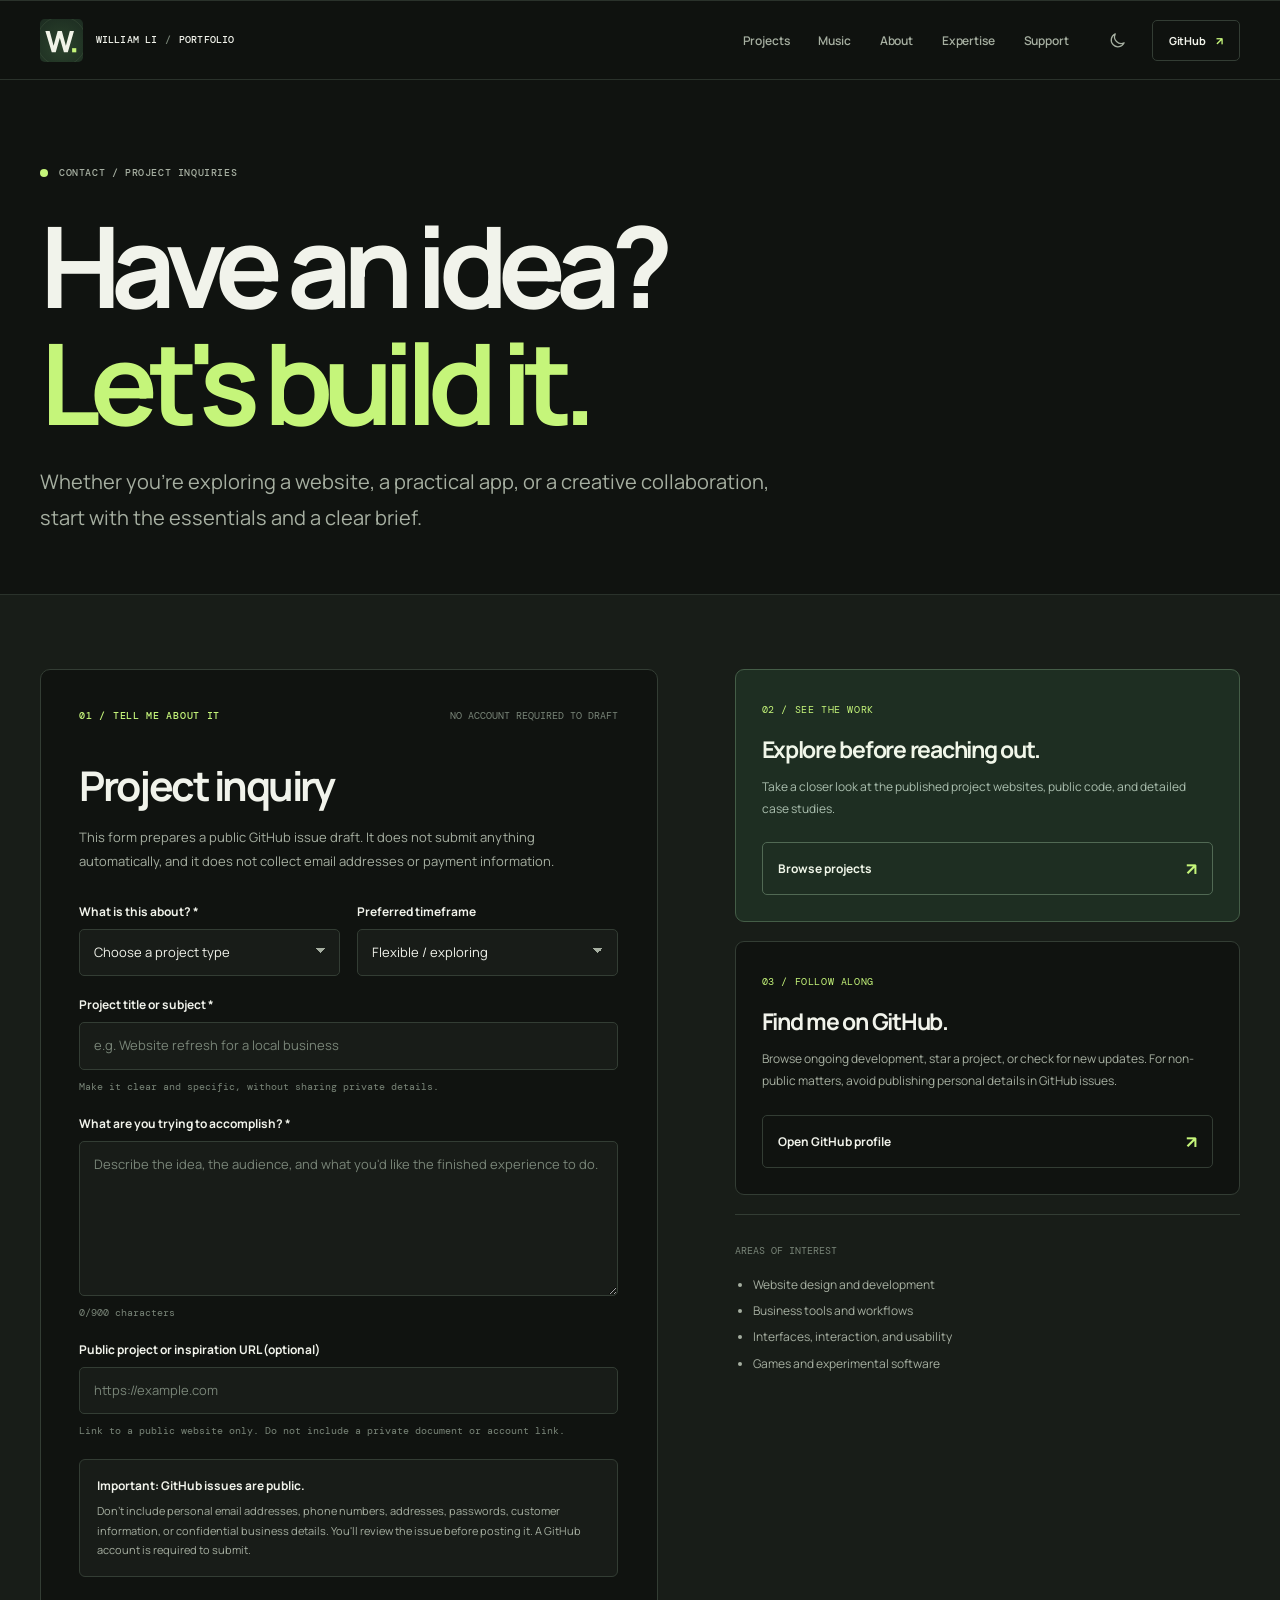
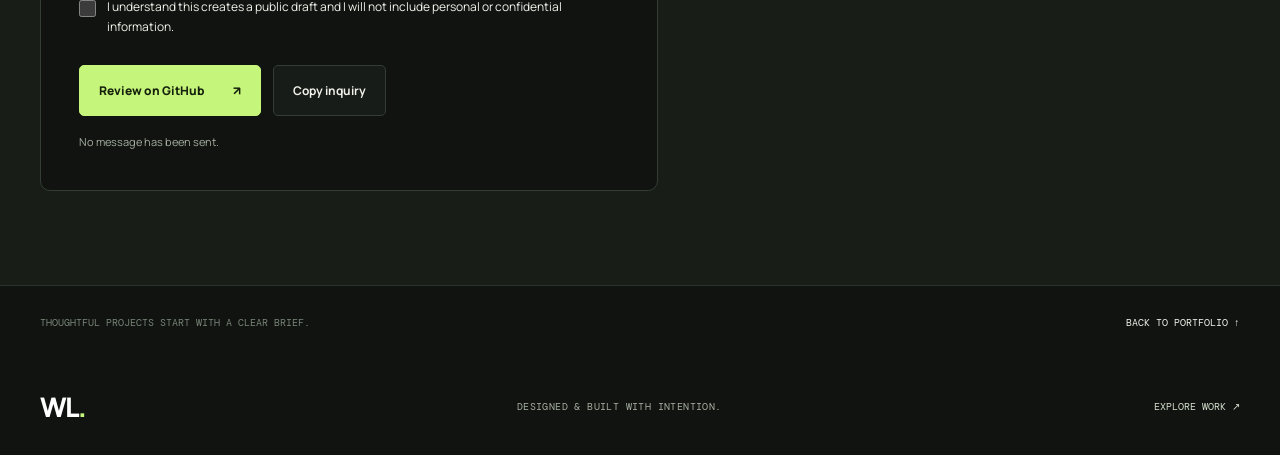
<file: contact.html>
<!doctype html>
<html lang="en">
<head>
  <meta charset="utf-8">
  <meta name="viewport" content="width=device-width,initial-scale=1">
  <meta name="color-scheme" content="dark light">
  <meta name="theme-color" content="#101310">
  <meta name="description" content="Contact William Li about websites, digital products, creative collaboration, and project feedback.">
  <meta property="og:title" content="Contact — William Li">
  <meta property="og:description" content="Discuss a website, application, or creative project with William Li.">
  <title>Contact & Project Inquiries | William Li</title>
  <link rel="icon" type="image/svg+xml" href="./brand-mark-v4.svg">
  <link rel="stylesheet" href="./styles.css">
  <link rel="stylesheet" href="./polish.css">
  <link rel="stylesheet" href="./contact.css">
  <script src="./script.js" defer></script>
  <script src="./contact.js" defer></script>
</head>
<body>
  <a class="skip-link" href="#main">Skip to content</a>
  <header class="site-header">
    <nav class="nav wrap" aria-label="Main navigation">
      <a class="brand" href="./index.html" aria-label="William Li, home">
        <span class="brand-mark" aria-hidden="true"><img src="./brand-mark-v4.svg" alt="" width="43" height="43"></span>
        <span class="brand-name">WILLIAM LI<span class="brand-divider">/</span>PORTFOLIO</span>
      </a>
      <div class="nav-links" id="nav-links">
        <a href="./index.html#work">Projects</a><a href="./music.html">Music</a><a href="./index.html#about">About</a><a href="./index.html#expertise">Expertise</a><a href="./index.html#support">Support</a>
      </div>
      <div class="nav-actions">
        <button type="button" class="theme-toggle" id="theme-toggle" aria-label="Switch to light mode" title="Toggle appearance">
          <svg class="moon-icon" viewBox="0 0 24 24" aria-hidden="true"><path d="M20.2 15.7A8.9 8.9 0 0 1 8.3 3.8 9 9 0 1 0 20.2 15.7Z"/></svg>
          <svg class="sun-icon" viewBox="0 0 24 24" aria-hidden="true"><circle cx="12" cy="12" r="4"/><path d="M12 2v2m0 16v2M4.93 4.93l1.42 1.42m11.3 11.3 1.42 1.42M2 12h2m16 0h2M4.93 19.07l1.42-1.42m11.3-11.3 1.42-1.42"/></svg>
        </button>
        <a class="nav-cta" href="https://github.com/Willn0tBill" target="_blank" rel="noopener noreferrer">GitHub <span aria-hidden="true">↗</span></a>
        <button class="menu-toggle" type="button" id="menu-toggle" aria-label="Open menu" aria-controls="nav-links" aria-expanded="false"><span></span><span></span></button>
      </div>
    </nav>
  </header>
  <main id="main" class="contact-page-main">
    <section class="contact-hero wrap" aria-labelledby="contact-heading">
      <div class="contact-kicker"><i aria-hidden="true"></i> CONTACT / PROJECT INQUIRIES</div>
      <h1 id="contact-heading">Have an idea?<br><em>Let's build it.</em></h1>
      <p>Whether you're exploring a website, a practical app, or a creative collaboration, start with the essentials and a clear brief.</p>
    </section>
    <section class="inquiry-section" id="inquiry" aria-label="Project inquiry form">
      <div class="wrap inquiry-grid">
        <div class="inquiry-card">
          <div class="inquiry-top"><span>01 / TELL ME ABOUT IT</span><span>NO ACCOUNT REQUIRED TO DRAFT</span></div>
          <h2>Project inquiry</h2>
          <p>This form prepares a public GitHub issue draft. It does not submit anything automatically, and it does not collect email addresses or payment information.</p>
          <form id="inquiry-form">
            <div class="form-row">
              <div class="form-field">
                <label for="kind">What is this about? *</label>
                <select id="kind" name="kind" required>
                  <option value="">Choose a project type</option>
                  <option>Website or redesign</option>
                  <option>Application or business tool</option>
                  <option>Game or interactive experience</option>
                  <option>UI / UX collaboration</option>
                  <option>General feedback or other</option>
                </select>
              </div>
              <div class="form-field">
                <label for="timeline">Preferred timeframe</label>
                <select id="timeline" name="timeline">
                  <option>Flexible / exploring</option>
                  <option>Within the next month</option>
                  <option>Within one to three months</option>
                  <option>Later this year</option>
                </select>
              </div>
            </div>
            <div class="form-field">
              <label for="subject">Project title or subject *</label>
              <input id="subject" type="text" name="subject" minlength="5" maxlength="80" placeholder="e.g. Website refresh for a local business" autocomplete="off" required>
              <small>Make it clear and specific, without sharing private details.</small>
            </div>
            <div class="form-field">
              <label for="overview">What are you trying to accomplish? *</label>
              <textarea id="overview" name="overview" minlength="20" maxlength="900" placeholder="Describe the idea, the audience, and what you'd like the finished experience to do." required></textarea>
              <small><span id="overview-count">0</span>/900 characters</small>
            </div>
            <div class="form-field">
              <label for="reference">Public project or inspiration URL (optional)</label>
              <input id="reference" name="reference" type="url" inputmode="url" maxlength="220" placeholder="https://example.com">
              <small>Link to a public website only. Do not include a private document or account link.</small>
            </div>
            <div class="public-warning">
              <strong>Important: GitHub issues are public.</strong>
              <p>Don't include personal email addresses, phone numbers, addresses, passwords, customer information, or confidential business details. You'll review the issue before posting it. A GitHub account is required to submit.</p>
            </div>
            <label class="confirm-line"><input id="public-confirm" type="checkbox" required><span>I understand this creates a public draft and I will not include personal or confidential information.</span></label>
            <div class="inquiry-actions">
              <button type="submit" class="inquiry-submit">Review on GitHub <span aria-hidden="true">↗</span></button>
              <button type="button" class="inquiry-copy" id="copy-inquiry">Copy inquiry</button>
            </div>
            <div class="inquiry-feedback" id="inquiry-feedback" role="status" aria-live="polite">No message has been sent.</div>
          </form>
        </div>
        <aside class="contact-side" aria-label="Other ways to connect">
          <div class="contact-info-card is-accent">
            <span>02 / SEE THE WORK</span>
            <h3>Explore before reaching out.</h3>
            <p>Take a closer look at the published project websites, public code, and detailed case studies.</p>
            <a href="./index.html#work">Browse projects <span aria-hidden="true">↗</span></a>
          </div>
          <div class="contact-info-card">
            <span>03 / FOLLOW ALONG</span>
            <h3>Find me on GitHub.</h3>
            <p>Browse ongoing development, star a project, or check for new updates. For non-public matters, avoid publishing personal details in GitHub issues.</p>
            <a href="https://github.com/Willn0tBill" target="_blank" rel="noopener noreferrer">Open GitHub profile <span aria-hidden="true">↗</span></a>
          </div>
          <div class="contact-scope">
            <span>AREAS OF INTEREST</span>
            <ul><li>Website design and development</li><li>Business tools and workflows</li><li>Interfaces, interaction, and usability</li><li>Games and experimental software</li></ul>
          </div>
        </aside>
      </div>
    </section>
    <div class="wrap contact-bottom-bar"><span>THOUGHTFUL PROJECTS START WITH A CLEAR BRIEF.</span><a href="./index.html">BACK TO PORTFOLIO ↑</a></div>
  </main>
  <footer class="site-footer"><div class="wrap footer-inner"><a href="./index.html" class="footer-brand">WL<span>.</span></a><span>DESIGNED & BUILT WITH INTENTION.</span><a href="./index.html#work">EXPLORE WORK ↗</a></div></footer>
</body>
</html>
</file>
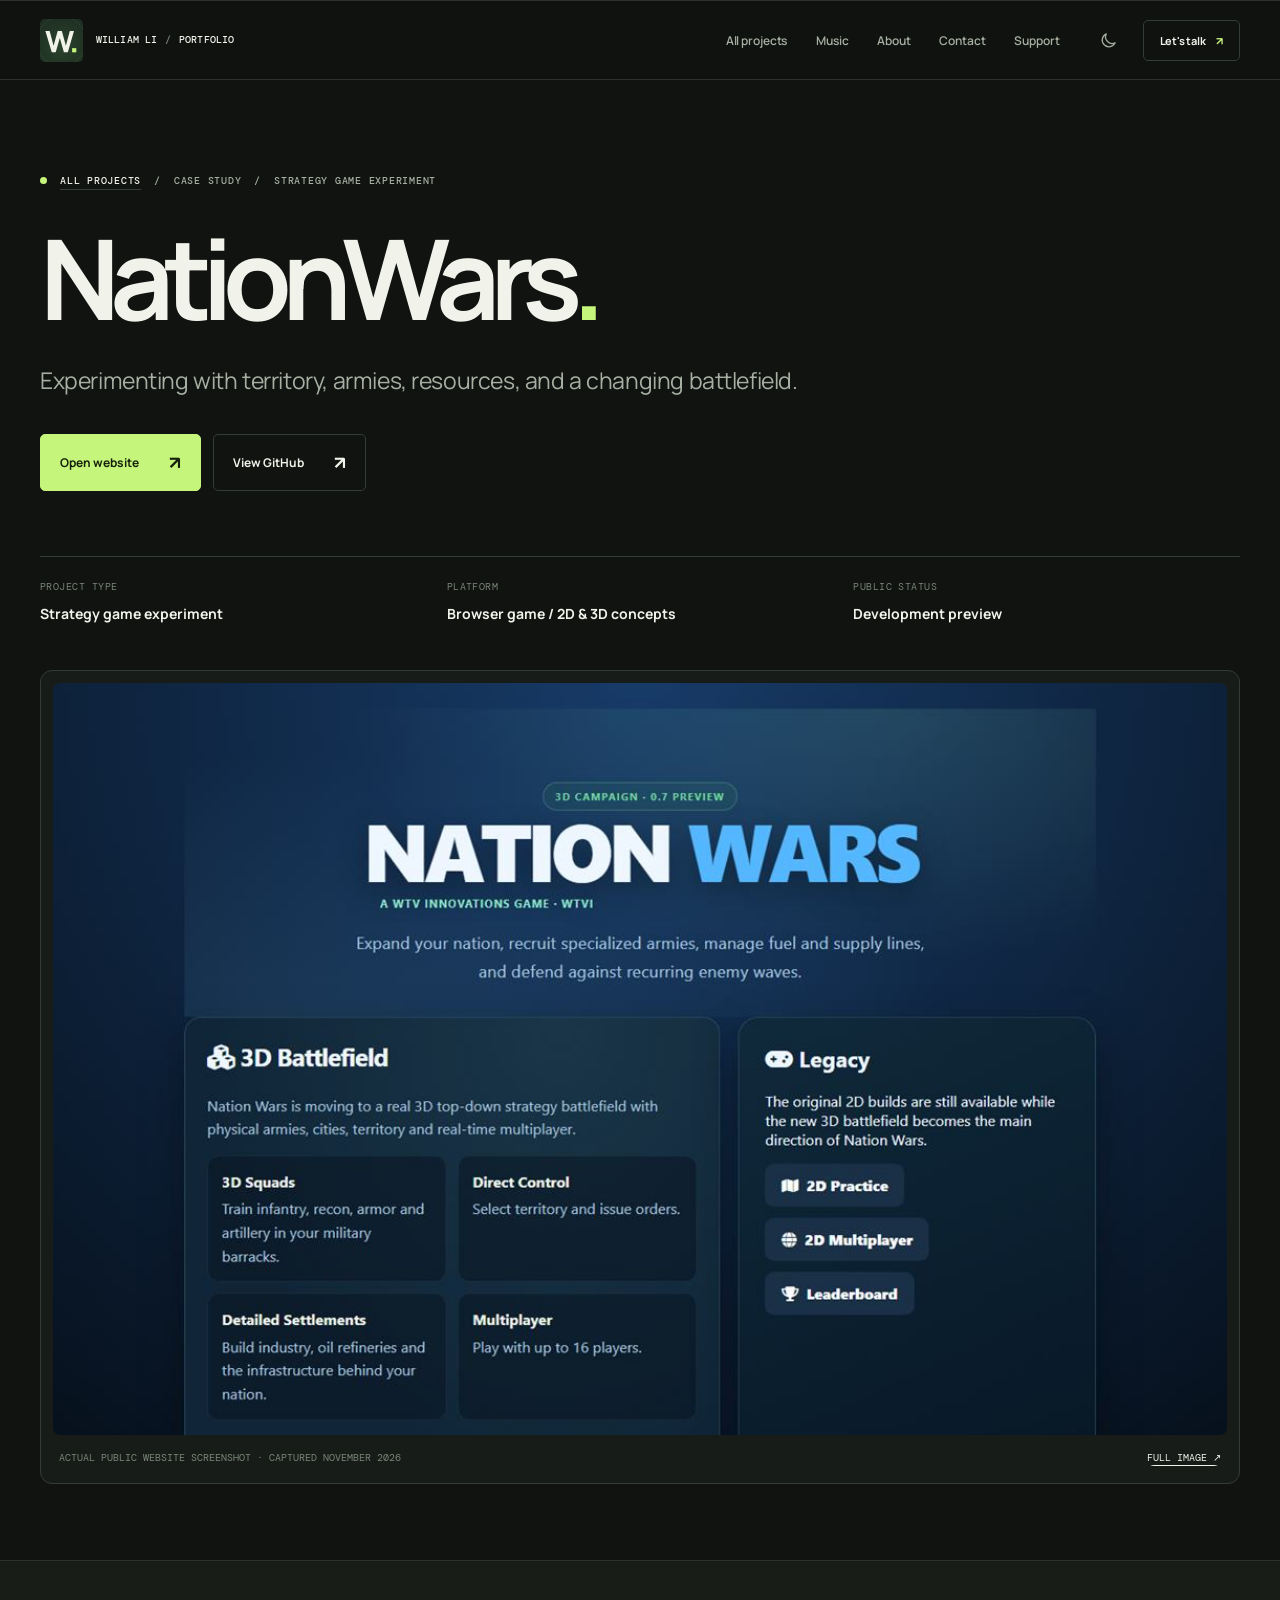
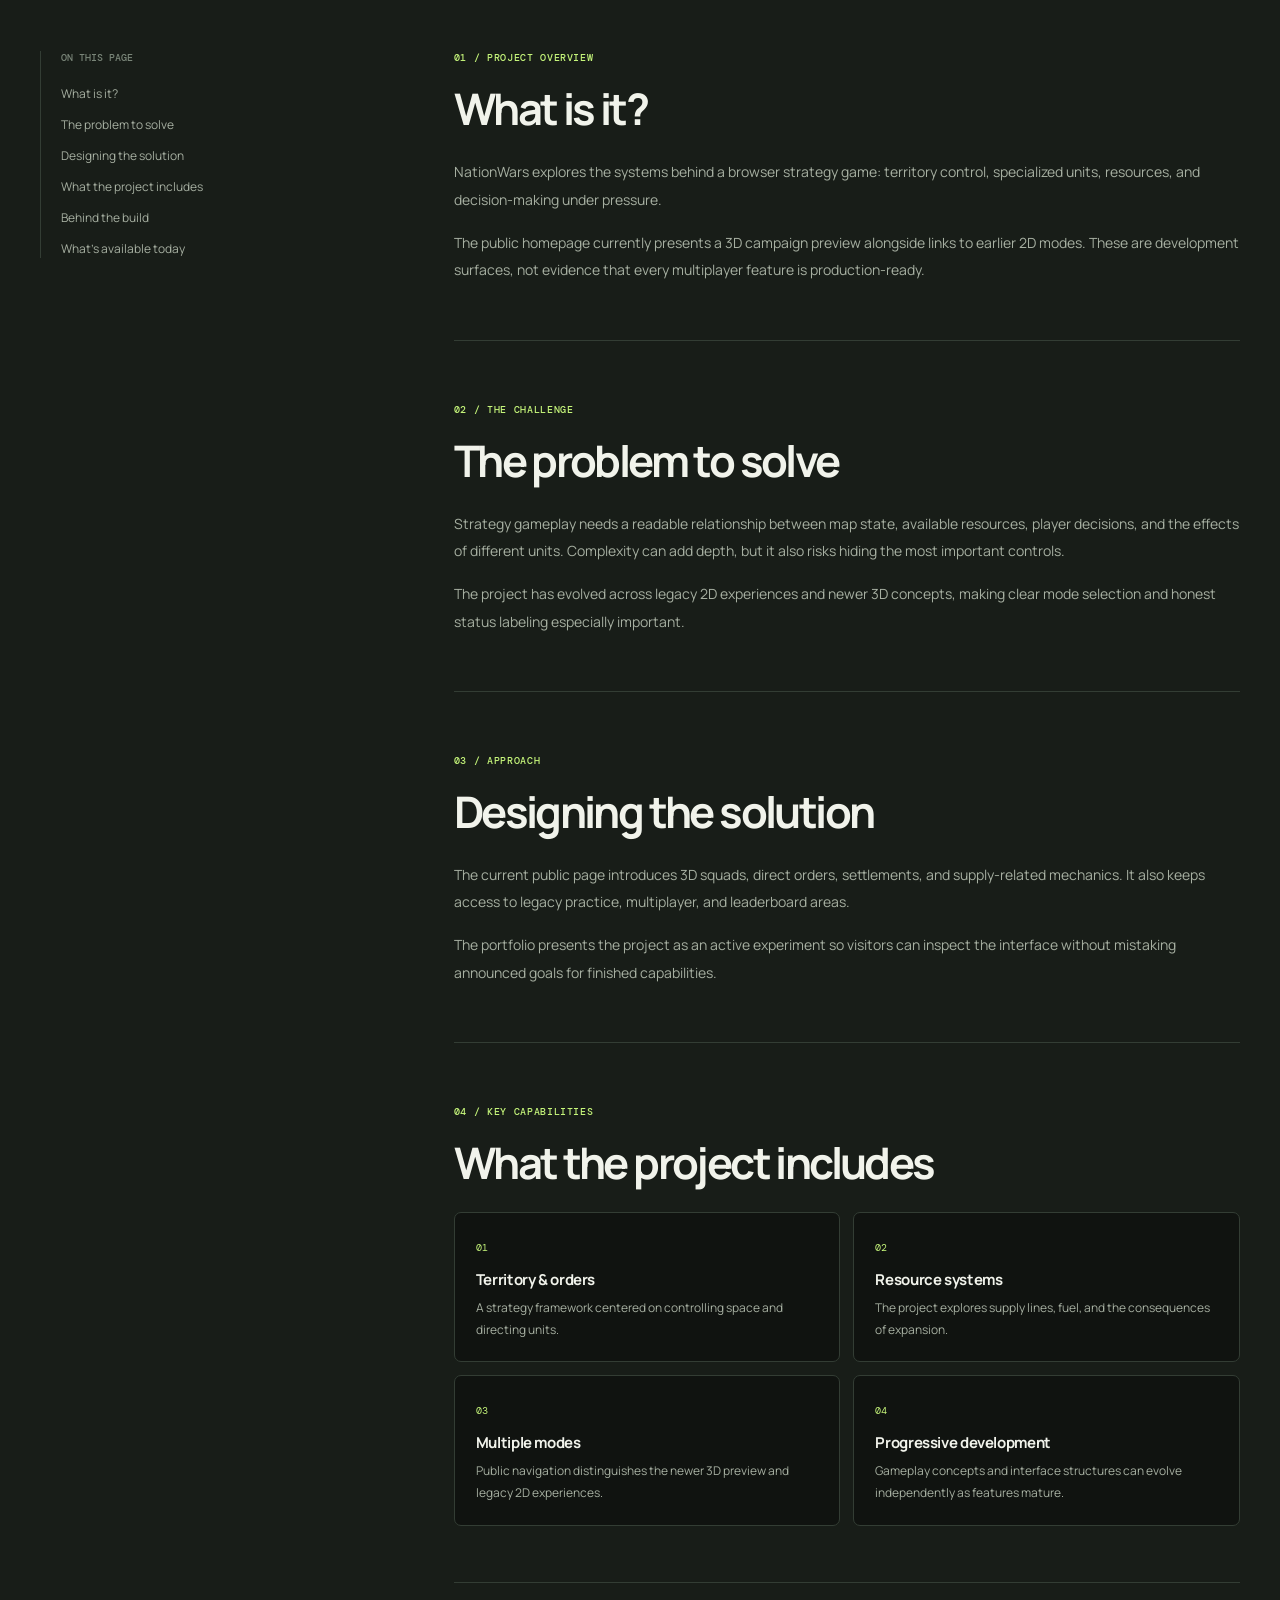
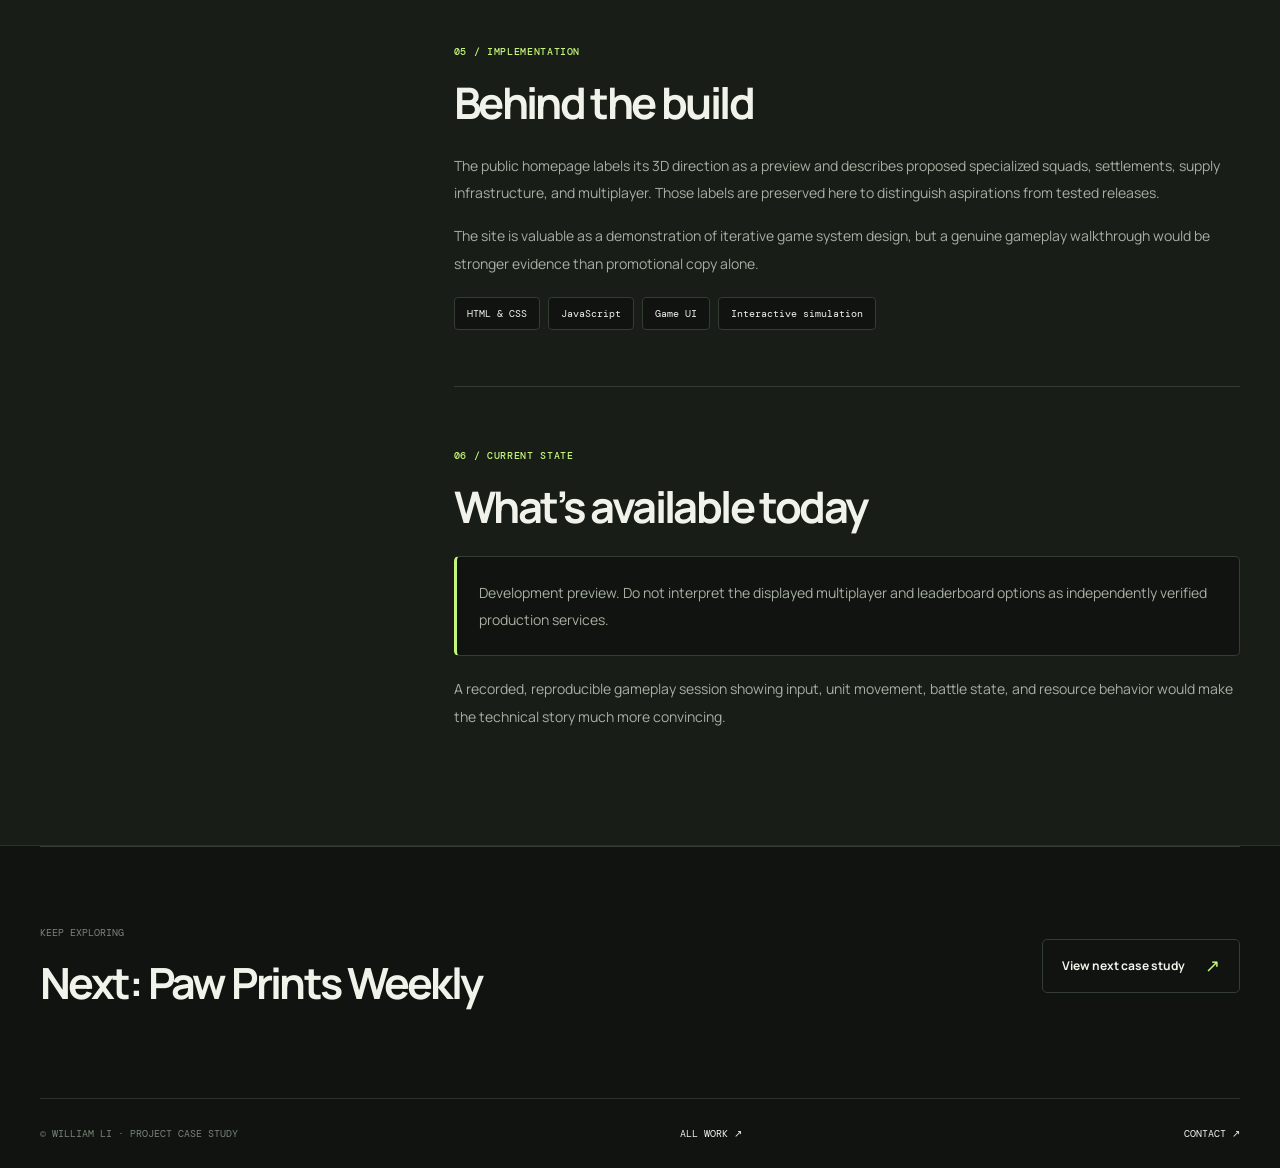
<file: case-studies/nationwars.html>
<!doctype html>
<html lang="en">
<head>
  <meta charset="utf-8">
  <meta name="viewport" content="width=device-width,initial-scale=1">
  <meta name="color-scheme" content="dark light">
  <meta name="theme-color" content="#101310">
  <meta name="description" content="Experimenting with territory, armies, resources, and a changing battlefield.">
  <meta property="og:type" content="article">
  <meta property="og:title" content="NationWars — Case study | William Li">
  <meta property="og:description" content="Experimenting with territory, armies, resources, and a changing battlefield.">
  <meta property="og:image" content="https://willn0tbill.github.io/WilliamLi/assets/screenshots/nationwars.jpg">
  <meta property="og:url" content="https://willn0tbill.github.io/WilliamLi/case-studies/nationwars.html">
  <title>NationWars — Case Study | William Li</title>
  <link rel="icon" type="image/svg+xml" href="../brand-mark-v4.svg">
  <link rel="stylesheet" href="../styles.css">
  <link rel="stylesheet" href="../polish.css">
  <link rel="stylesheet" href="./case.css">
  <script src="../script.js" defer></script>
</head>
<body>
  <a class="skip-link" href="#main">Skip to content</a>
  <header class="site-header">
    <nav class="nav wrap" aria-label="Main navigation">
      <a class="brand" href="../index.html" aria-label="William Li, home"><span class="brand-mark" aria-hidden="true"><img src="../brand-mark-v4.svg" alt="" width="43" height="43"></span><span class="brand-name">WILLIAM LI<span class="brand-divider">/</span>PORTFOLIO</span></a>
      <div class="nav-links" id="nav-links">
        <a href="../index.html#work">All projects</a><a href="../music.html">Music</a><a href="../index.html#about">About</a><a href="../contact.html">Contact</a><a href="../index.html#support">Support</a>
      </div>
      <div class="nav-actions">
        <button type="button" class="theme-toggle" id="theme-toggle" aria-label="Switch to light mode" title="Toggle appearance">
          <svg class="moon-icon" viewBox="0 0 24 24" aria-hidden="true"><path d="M20.2 15.7A8.9 8.9 0 0 1 8.3 3.8 9 9 0 1 0 20.2 15.7Z"/></svg>
          <svg class="sun-icon" viewBox="0 0 24 24" aria-hidden="true"><circle cx="12" cy="12" r="4"/><path d="M12 2v2m0 16v2M4.93 4.93l1.42 1.42m11.3 11.3 1.42 1.42M2 12h2m16 0h2m-17.07 7.07 1.42-1.42m11.3-11.3 1.42-1.42"/></svg>
        </button>
        <a class="nav-cta" href="../contact.html">Let's talk <span aria-hidden="true">↗</span></a>
        <button class="menu-toggle" type="button" id="menu-toggle" aria-label="Open menu" aria-controls="nav-links" aria-expanded="false"><span></span><span></span></button>
      </div>
    </nav>
  </header>
  <main id="main" class="case-main">
    <section class="case-hero wrap" aria-labelledby="case-heading">
      <div class="case-eyebrow"><span class="case-accent"></span><a href="../index.html#work">ALL PROJECTS</a><span aria-hidden="true">/</span><span>CASE STUDY</span><span aria-hidden="true">/</span><span>STRATEGY GAME EXPERIMENT</span></div>
      <h1 id="case-heading">NationWars<em>.</em></h1>
      <p class="case-lead">Experimenting with territory, armies, resources, and a changing battlefield.</p>
      <div class="case-links"><a href="https://willn0tbill.github.io/NationWars/" target="_blank" rel="noopener noreferrer">Open website <span aria-hidden="true">↗</span></a><a href="https://github.com/Willn0tBill/NationWars" target="_blank" rel="noopener noreferrer">View GitHub <span aria-hidden="true">↗</span></a></div>
      <div class="case-facts">
        <div class="case-fact"><span>PROJECT TYPE</span><strong>Strategy game experiment</strong></div>
        <div class="case-fact"><span>PLATFORM</span><strong>Browser game / 2D &amp; 3D concepts</strong></div>
        <div class="case-fact"><span>PUBLIC STATUS</span><strong>Development preview</strong></div>
      </div>
    </section>
    <section class="case-shot-section wrap" aria-label="Real website screenshot">
      <figure class="case-shot">
        <a href="../assets/screenshots/nationwars.jpg" target="_blank" rel="noopener noreferrer" aria-label="View full screenshot of NationWars"><img src="../assets/screenshots/nationwars.jpg" alt="Real browser capture of the public NationWars website" width="1120" height="718" decoding="async"></a>
        <figcaption><span>ACTUAL PUBLIC WEBSITE SCREENSHOT · CAPTURED NOVEMBER 2026</span><a href="../assets/screenshots/nationwars.jpg" target="_blank" rel="noopener noreferrer">FULL IMAGE ↗</a></figcaption>
      </figure>
    </section>
    <div class="case-detail">
      <div class="wrap case-detail-grid">
        <nav class="case-toc" aria-label="Case study sections">
          <span>ON THIS PAGE</span><a href="#overview">What is it?</a><a href="#challenge">The problem to solve</a><a href="#approach">Designing the solution</a><a href="#features">What the project includes</a><a href="#implementation">Behind the build</a><a href="#status">What’s available today</a>
        </nav>
        <article class="case-article"><section class="case-block" id="overview" aria-labelledby="overview-heading"><span class="case-label">01 / PROJECT OVERVIEW</span><h2 id="overview-heading">What is it?</h2><p>NationWars explores the systems behind a browser strategy game: territory control, specialized units, resources, and decision-making under pressure.</p>
<p>The public homepage currently presents a 3D campaign preview alongside links to earlier 2D modes. These are development surfaces, not evidence that every multiplayer feature is production-ready.</p></section>
<section class="case-block" id="challenge" aria-labelledby="challenge-heading"><span class="case-label">02 / THE CHALLENGE</span><h2 id="challenge-heading">The problem to solve</h2><p>Strategy gameplay needs a readable relationship between map state, available resources, player decisions, and the effects of different units. Complexity can add depth, but it also risks hiding the most important controls.</p>
<p>The project has evolved across legacy 2D experiences and newer 3D concepts, making clear mode selection and honest status labeling especially important.</p></section>
<section class="case-block" id="approach" aria-labelledby="approach-heading"><span class="case-label">03 / APPROACH</span><h2 id="approach-heading">Designing the solution</h2><p>The current public page introduces 3D squads, direct orders, settlements, and supply-related mechanics. It also keeps access to legacy practice, multiplayer, and leaderboard areas.</p>
<p>The portfolio presents the project as an active experiment so visitors can inspect the interface without mistaking announced goals for finished capabilities.</p></section>
<section class="case-block" id="features" aria-labelledby="features-heading"><span class="case-label">04 / KEY CAPABILITIES</span><h2 id="features-heading">What the project includes</h2><div class="case-feature-grid"><div class="case-feature"><span class="feature-number">01</span><h3>Territory &amp; orders</h3><p>A strategy framework centered on controlling space and directing units.</p></div>
<div class="case-feature"><span class="feature-number">02</span><h3>Resource systems</h3><p>The project explores supply lines, fuel, and the consequences of expansion.</p></div>
<div class="case-feature"><span class="feature-number">03</span><h3>Multiple modes</h3><p>Public navigation distinguishes the newer 3D preview and legacy 2D experiences.</p></div>
<div class="case-feature"><span class="feature-number">04</span><h3>Progressive development</h3><p>Gameplay concepts and interface structures can evolve independently as features mature.</p></div></div></section>
<section class="case-block" id="implementation" aria-labelledby="implementation-heading"><span class="case-label">05 / IMPLEMENTATION</span><h2 id="implementation-heading">Behind the build</h2><p>The public homepage labels its 3D direction as a preview and describes proposed specialized squads, settlements, supply infrastructure, and multiplayer. Those labels are preserved here to distinguish aspirations from tested releases.</p>
<p>The site is valuable as a demonstration of iterative game system design, but a genuine gameplay walkthrough would be stronger evidence than promotional copy alone.</p><div class="case-tech"><span>HTML &amp; CSS</span><span>JavaScript</span><span>Game UI</span><span>Interactive simulation</span></div></section>
<section class="case-block" id="status" aria-labelledby="status-heading"><span class="case-label">06 / CURRENT STATE</span><h2 id="status-heading">What’s available today</h2><div class="case-status-note"><p>Development preview. Do not interpret the displayed multiplayer and leaderboard options as independently verified production services.</p></div><p style="margin-top:19px">A recorded, reproducible gameplay session showing input, unit movement, battle state, and resource behavior would make the technical story much more convincing.</p></section></article>
      </div>
    </div>
    <div class="wrap case-next">
      <div><span>KEEP EXPLORING</span><h2>Next: Paw Prints Weekly</h2></div>
      <a href="./paw-prints-weekly.html">View next case study <span aria-hidden="true">↗</span></a>
    </div>
  </main>
  <footer class="site-footer"><div class="wrap case-footer"><span>© WILLIAM LI · PROJECT CASE STUDY</span><a href="../index.html#work">ALL WORK ↗</a><a href="../contact.html">CONTACT ↗</a></div></footer>
</body></html>
</file>
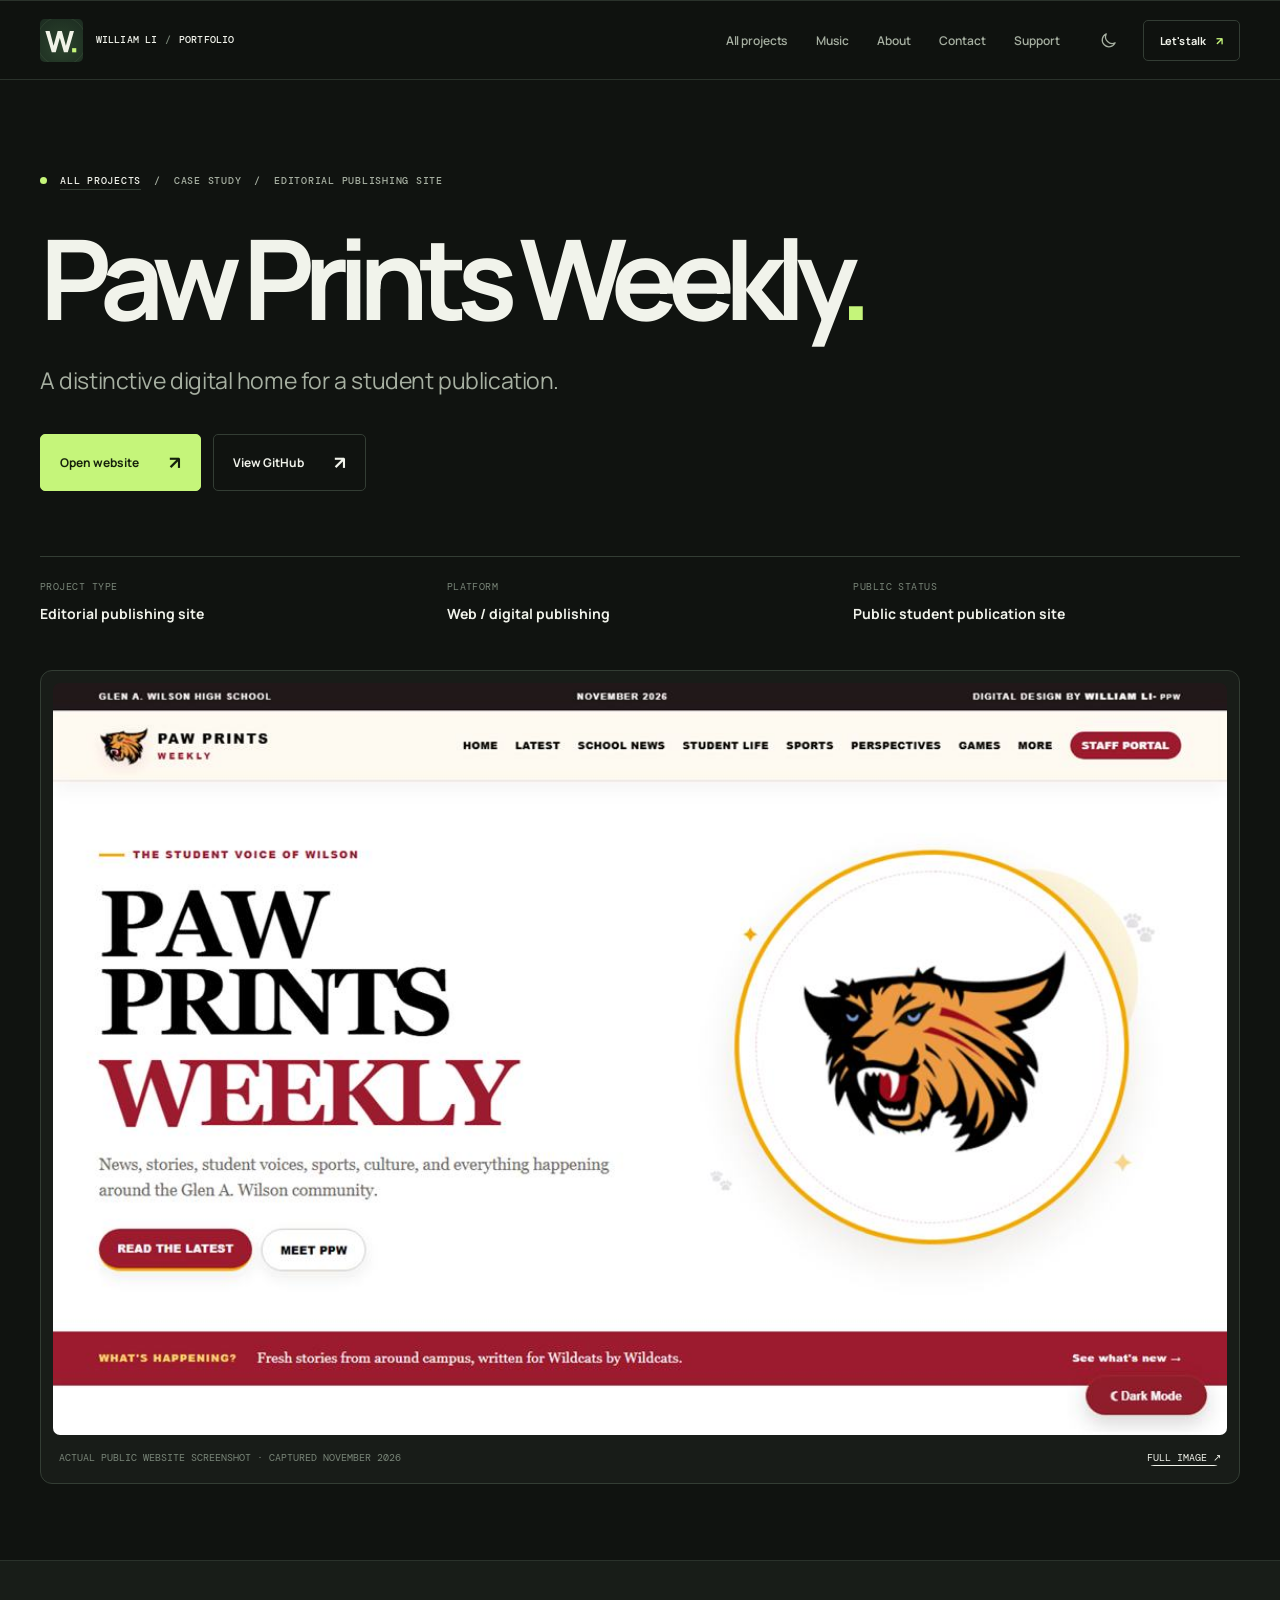
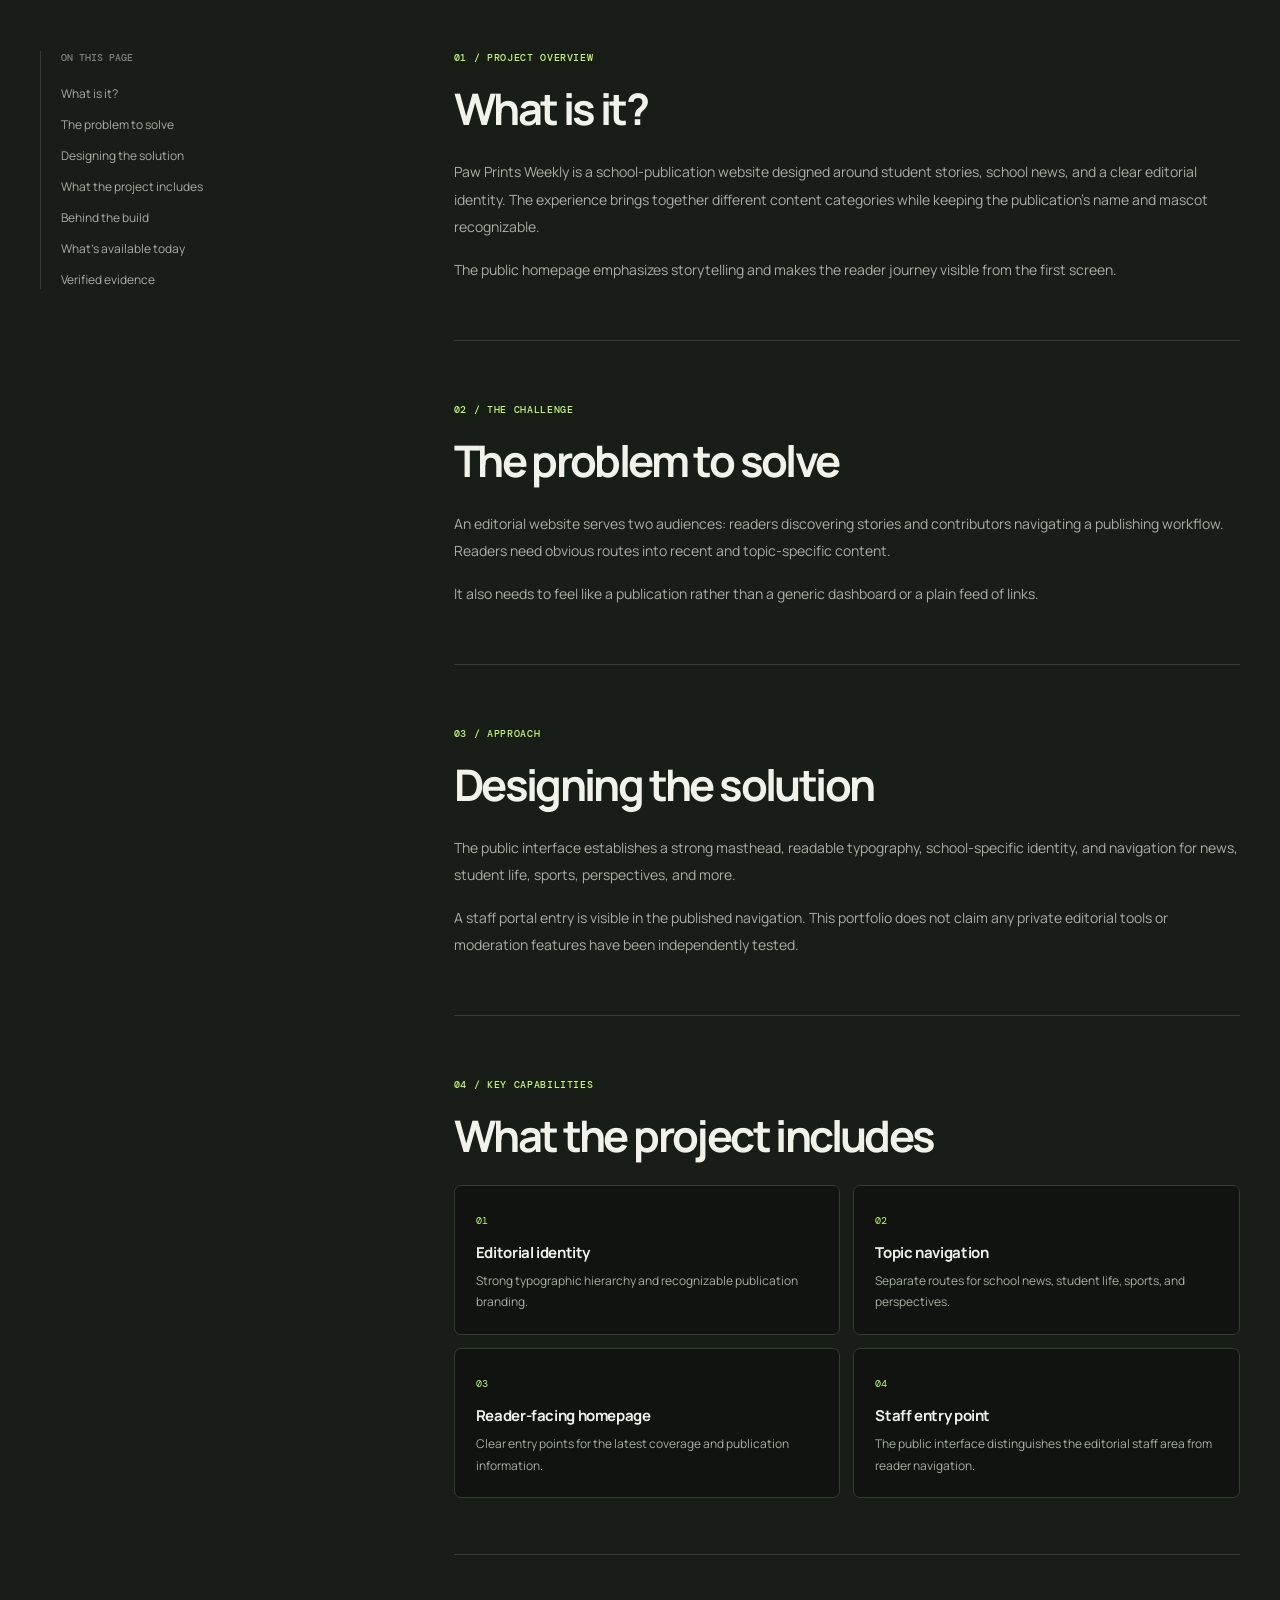
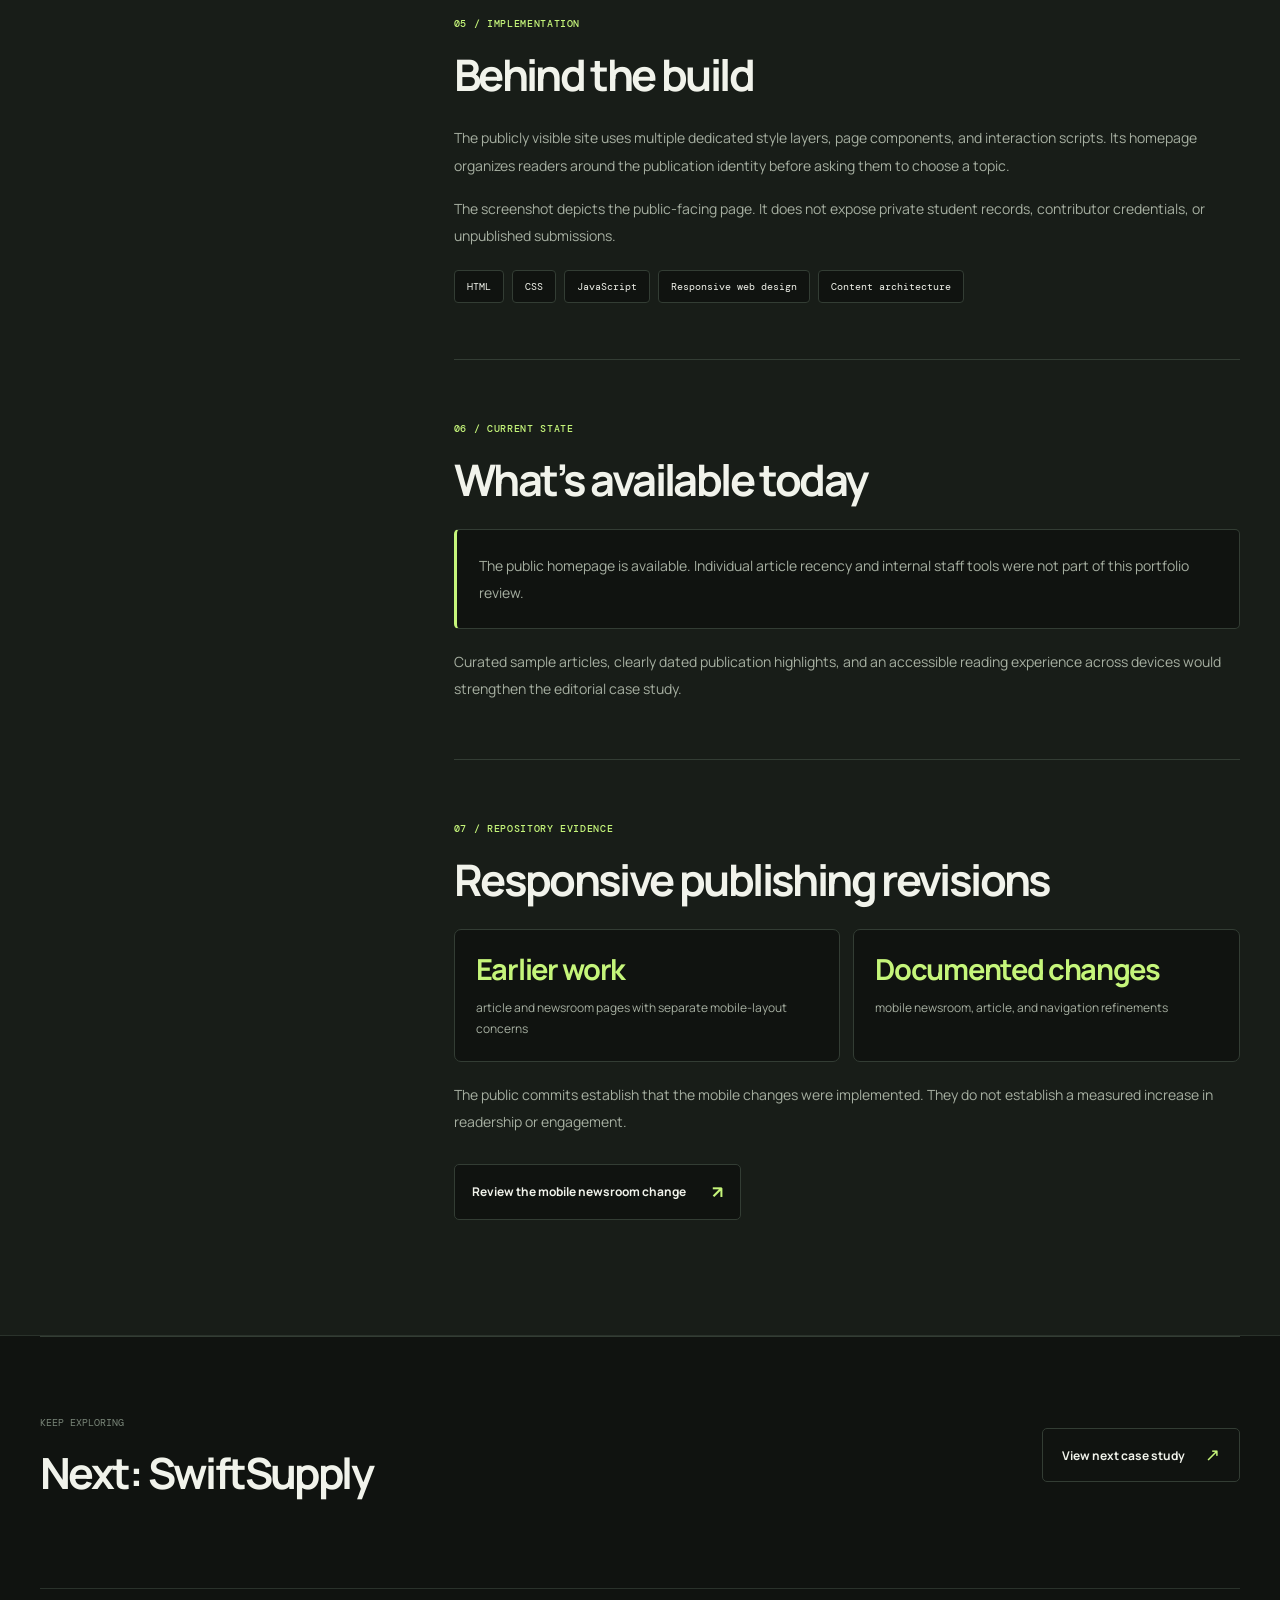
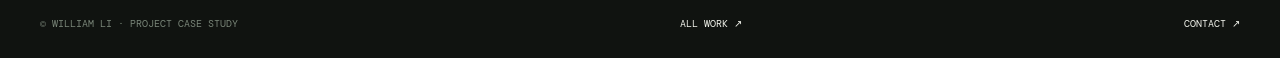
<file: case-studies/paw-prints-weekly.html>
<!doctype html>
<html lang="en">
<head>
  <meta charset="utf-8">
  <meta name="viewport" content="width=device-width,initial-scale=1">
  <meta name="color-scheme" content="dark light">
  <meta name="theme-color" content="#101310">
  <meta name="description" content="A distinctive digital home for a student publication.">
  <meta property="og:type" content="article">
  <meta property="og:title" content="Paw Prints Weekly — Case study | William Li">
  <meta property="og:description" content="A distinctive digital home for a student publication.">
  <meta property="og:image" content="https://willn0tbill.github.io/WilliamLi/assets/screenshots/ppw.jpg">
  <meta property="og:url" content="https://willn0tbill.github.io/WilliamLi/case-studies/paw-prints-weekly.html">
  <title>Paw Prints Weekly — Case Study | William Li</title>
  <link rel="icon" type="image/svg+xml" href="../brand-mark-v4.svg">
  <link rel="stylesheet" href="../styles.css">
  <link rel="stylesheet" href="../polish.css">
  <link rel="stylesheet" href="./case.css">
  <script src="../script.js" defer></script>
</head>
<body>
  <a class="skip-link" href="#main">Skip to content</a>
  <header class="site-header">
    <nav class="nav wrap" aria-label="Main navigation">
      <a class="brand" href="../index.html" aria-label="William Li, home"><span class="brand-mark" aria-hidden="true"><img src="../brand-mark-v4.svg" alt="" width="43" height="43"></span><span class="brand-name">WILLIAM LI<span class="brand-divider">/</span>PORTFOLIO</span></a>
      <div class="nav-links" id="nav-links">
        <a href="../index.html#work">All projects</a><a href="../music.html">Music</a><a href="../index.html#about">About</a><a href="../contact.html">Contact</a><a href="../index.html#support">Support</a>
      </div>
      <div class="nav-actions">
        <button type="button" class="theme-toggle" id="theme-toggle" aria-label="Switch to light mode" title="Toggle appearance">
          <svg class="moon-icon" viewBox="0 0 24 24" aria-hidden="true"><path d="M20.2 15.7A8.9 8.9 0 0 1 8.3 3.8 9 9 0 1 0 20.2 15.7Z"/></svg>
          <svg class="sun-icon" viewBox="0 0 24 24" aria-hidden="true"><circle cx="12" cy="12" r="4"/><path d="M12 2v2m0 16v2M4.93 4.93l1.42 1.42m11.3 11.3 1.42 1.42M2 12h2m16 0h2m-17.07 7.07 1.42-1.42m11.3-11.3 1.42-1.42"/></svg>
        </button>
        <a class="nav-cta" href="../contact.html">Let's talk <span aria-hidden="true">↗</span></a>
        <button class="menu-toggle" type="button" id="menu-toggle" aria-label="Open menu" aria-controls="nav-links" aria-expanded="false"><span></span><span></span></button>
      </div>
    </nav>
  </header>
  <main id="main" class="case-main">
    <section class="case-hero wrap" aria-labelledby="case-heading">
      <div class="case-eyebrow"><span class="case-accent"></span><a href="../index.html#work">ALL PROJECTS</a><span aria-hidden="true">/</span><span>CASE STUDY</span><span aria-hidden="true">/</span><span>EDITORIAL PUBLISHING SITE</span></div>
      <h1 id="case-heading">Paw Prints Weekly<em>.</em></h1>
      <p class="case-lead">A distinctive digital home for a student publication.</p>
      <div class="case-links"><a href="https://willn0tbill.github.io/PPW/" target="_blank" rel="noopener noreferrer">Open website <span aria-hidden="true">↗</span></a><a href="https://github.com/Willn0tBill/PPW" target="_blank" rel="noopener noreferrer">View GitHub <span aria-hidden="true">↗</span></a></div>
      <div class="case-facts">
        <div class="case-fact"><span>PROJECT TYPE</span><strong>Editorial publishing site</strong></div>
        <div class="case-fact"><span>PLATFORM</span><strong>Web / digital publishing</strong></div>
        <div class="case-fact"><span>PUBLIC STATUS</span><strong>Public student publication site</strong></div>
      </div>
    </section>
    <section class="case-shot-section wrap" aria-label="Real website screenshot">
      <figure class="case-shot">
        <a href="../assets/screenshots/ppw.jpg" target="_blank" rel="noopener noreferrer" aria-label="View full screenshot of Paw Prints Weekly"><img src="../assets/screenshots/ppw.jpg" alt="Real browser capture of the public Paw Prints Weekly website" width="1120" height="718" decoding="async"></a>
        <figcaption><span>ACTUAL PUBLIC WEBSITE SCREENSHOT · CAPTURED NOVEMBER 2026</span><a href="../assets/screenshots/ppw.jpg" target="_blank" rel="noopener noreferrer">FULL IMAGE ↗</a></figcaption>
      </figure>
    </section>
    <div class="case-detail">
      <div class="wrap case-detail-grid">
        <nav class="case-toc" aria-label="Case study sections">
          <span>ON THIS PAGE</span><a href="#overview">What is it?</a><a href="#challenge">The problem to solve</a><a href="#approach">Designing the solution</a><a href="#features">What the project includes</a><a href="#implementation">Behind the build</a><a href="#status">What’s available today</a><a href="#evidence">Verified evidence</a>
        </nav>
        <article class="case-article"><section class="case-block" id="overview" aria-labelledby="overview-heading"><span class="case-label">01 / PROJECT OVERVIEW</span><h2 id="overview-heading">What is it?</h2><p>Paw Prints Weekly is a school-publication website designed around student stories, school news, and a clear editorial identity. The experience brings together different content categories while keeping the publication’s name and mascot recognizable.</p>
<p>The public homepage emphasizes storytelling and makes the reader journey visible from the first screen.</p></section>
<section class="case-block" id="challenge" aria-labelledby="challenge-heading"><span class="case-label">02 / THE CHALLENGE</span><h2 id="challenge-heading">The problem to solve</h2><p>An editorial website serves two audiences: readers discovering stories and contributors navigating a publishing workflow. Readers need obvious routes into recent and topic-specific content.</p>
<p>It also needs to feel like a publication rather than a generic dashboard or a plain feed of links.</p></section>
<section class="case-block" id="approach" aria-labelledby="approach-heading"><span class="case-label">03 / APPROACH</span><h2 id="approach-heading">Designing the solution</h2><p>The public interface establishes a strong masthead, readable typography, school-specific identity, and navigation for news, student life, sports, perspectives, and more.</p>
<p>A staff portal entry is visible in the published navigation. This portfolio does not claim any private editorial tools or moderation features have been independently tested.</p></section>
<section class="case-block" id="features" aria-labelledby="features-heading"><span class="case-label">04 / KEY CAPABILITIES</span><h2 id="features-heading">What the project includes</h2><div class="case-feature-grid"><div class="case-feature"><span class="feature-number">01</span><h3>Editorial identity</h3><p>Strong typographic hierarchy and recognizable publication branding.</p></div>
<div class="case-feature"><span class="feature-number">02</span><h3>Topic navigation</h3><p>Separate routes for school news, student life, sports, and perspectives.</p></div>
<div class="case-feature"><span class="feature-number">03</span><h3>Reader-facing homepage</h3><p>Clear entry points for the latest coverage and publication information.</p></div>
<div class="case-feature"><span class="feature-number">04</span><h3>Staff entry point</h3><p>The public interface distinguishes the editorial staff area from reader navigation.</p></div></div></section>
<section class="case-block" id="implementation" aria-labelledby="implementation-heading"><span class="case-label">05 / IMPLEMENTATION</span><h2 id="implementation-heading">Behind the build</h2><p>The publicly visible site uses multiple dedicated style layers, page components, and interaction scripts. Its homepage organizes readers around the publication identity before asking them to choose a topic.</p>
<p>The screenshot depicts the public-facing page. It does not expose private student records, contributor credentials, or unpublished submissions.</p><div class="case-tech"><span>HTML</span><span>CSS</span><span>JavaScript</span><span>Responsive web design</span><span>Content architecture</span></div></section>
<section class="case-block" id="status" aria-labelledby="status-heading"><span class="case-label">06 / CURRENT STATE</span><h2 id="status-heading">What’s available today</h2><div class="case-status-note"><p>The public homepage is available. Individual article recency and internal staff tools were not part of this portfolio review.</p></div><p style="margin-top:19px">Curated sample articles, clearly dated publication highlights, and an accessible reading experience across devices would strengthen the editorial case study.</p></section>
<section class="case-block case-evidence" id="evidence" aria-labelledby="evidence-heading">
  <span class="case-label">07 / REPOSITORY EVIDENCE</span>
  <h2 id="evidence-heading">Responsive publishing revisions</h2>
  <div class="case-evidence-grid">
    <div class="case-evidence-item"><strong>Earlier work</strong><p>article and newsroom pages with separate mobile-layout concerns</p></div>
    <div class="case-evidence-item"><strong>Documented changes</strong><p>mobile newsroom, article, and navigation refinements</p></div>
  </div>
  <p class="case-evidence-caveat">The public commits establish that the mobile changes were implemented. They do not establish a measured increase in readership or engagement.</p>
  <a class="case-evidence-source" href="https://github.com/Willn0tBill/PPW/commit/8f5af397defbb2a025ebee353682d390388ffcd6" target="_blank" rel="noopener noreferrer">Review the mobile newsroom change <span aria-hidden="true">↗</span></a>
</section></article>
      </div>
    </div>
    <div class="wrap case-next">
      <div><span>KEEP EXPLORING</span><h2>Next: SwiftSupply</h2></div>
      <a href="./swiftsupply.html">View next case study <span aria-hidden="true">↗</span></a>
    </div>
  </main>
  <footer class="site-footer"><div class="wrap case-footer"><span>© WILLIAM LI · PROJECT CASE STUDY</span><a href="../index.html#work">ALL WORK ↗</a><a href="../contact.html">CONTACT ↗</a></div></footer>
</body></html>
</file>
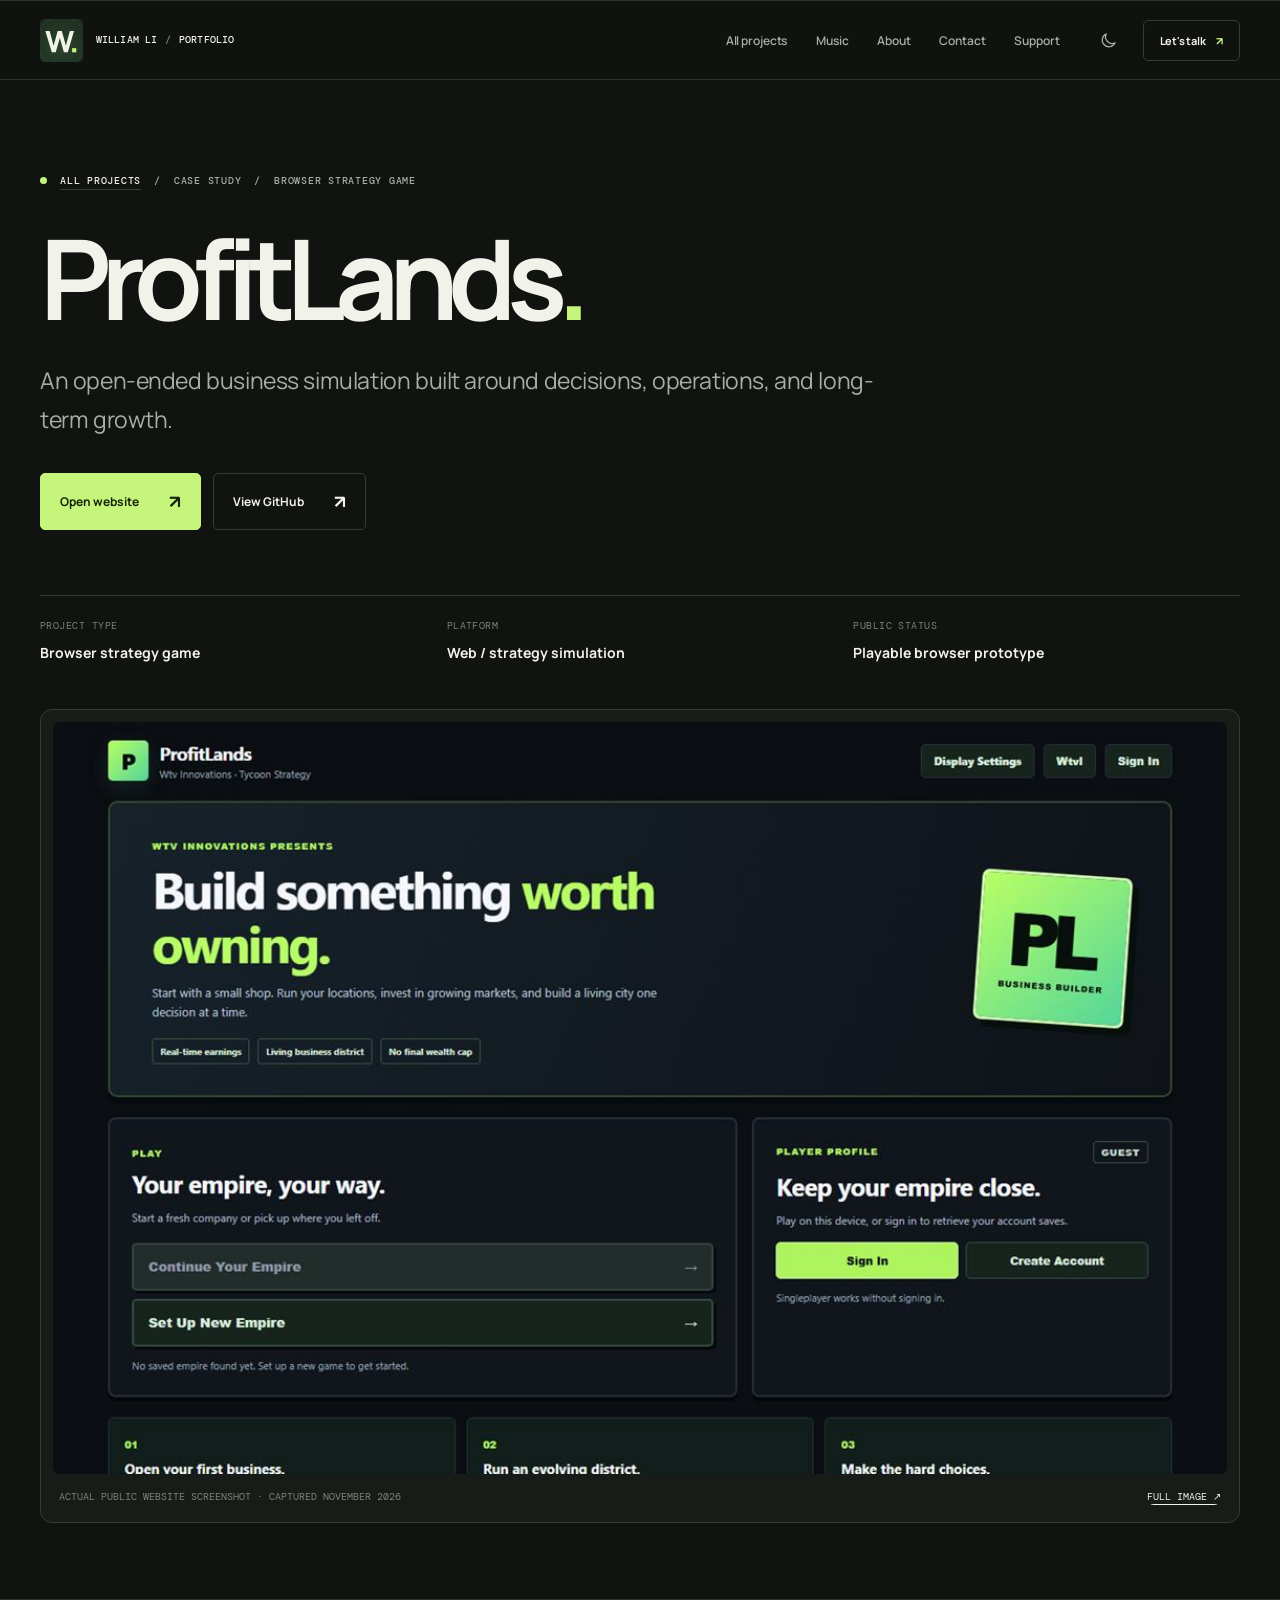
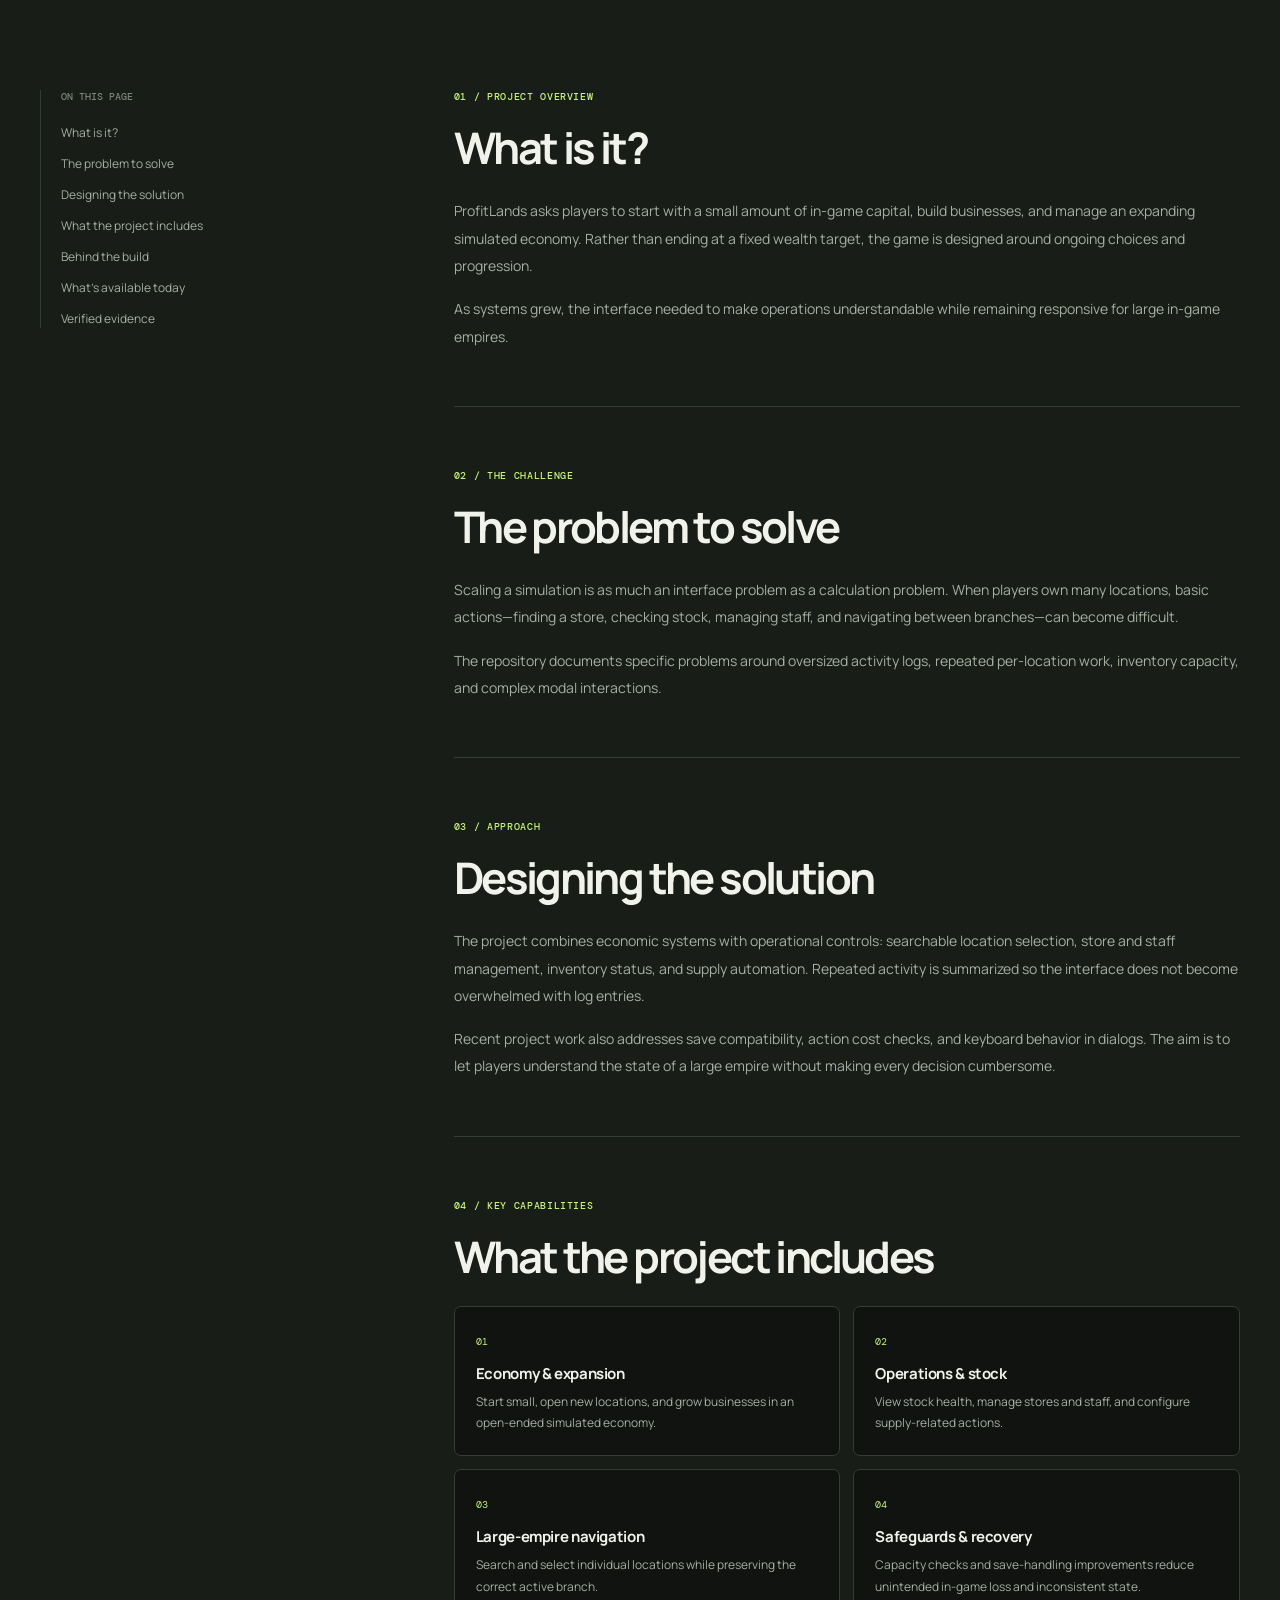
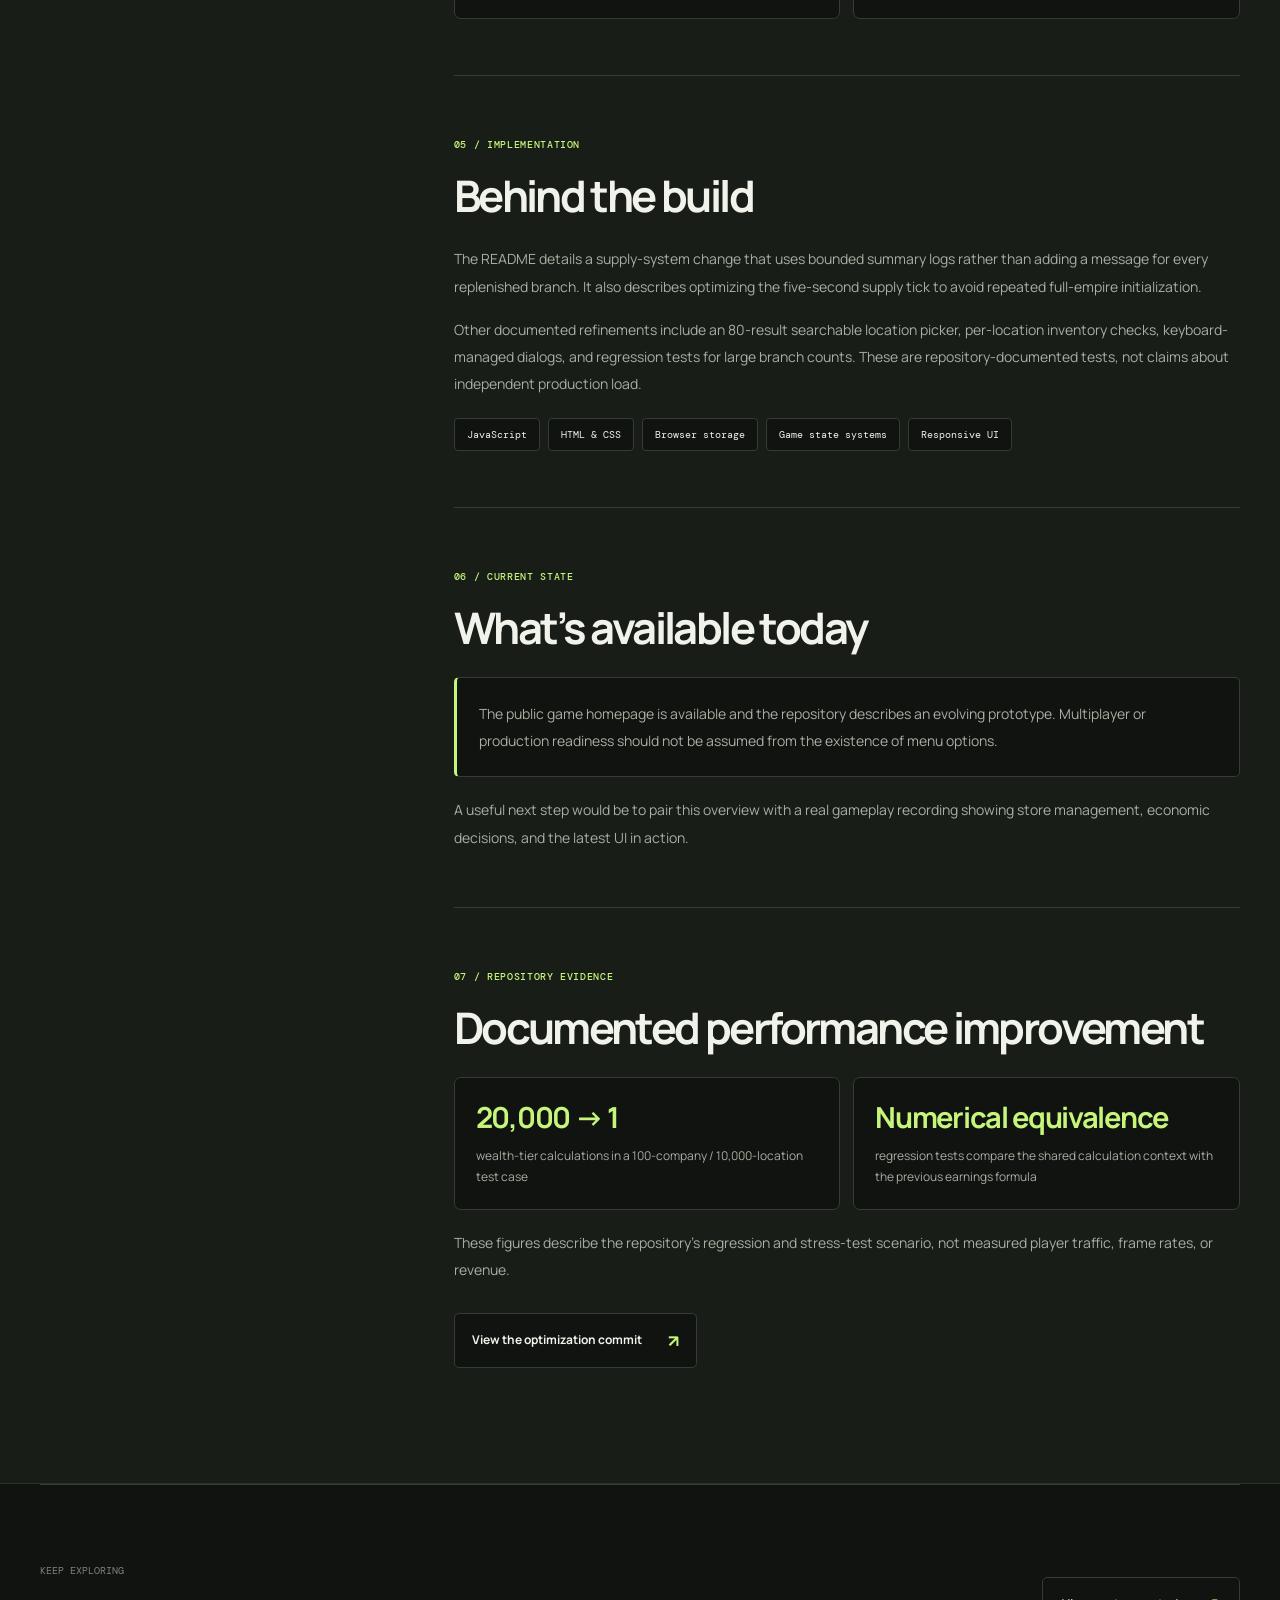
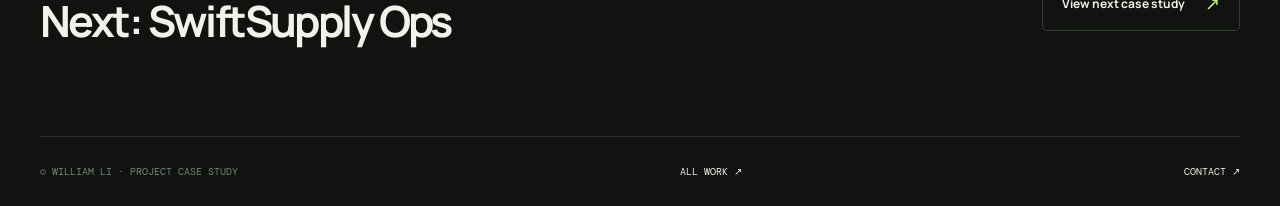
<file: case-studies/profitlands.html>
<!doctype html>
<html lang="en">
<head>
  <meta charset="utf-8">
  <meta name="viewport" content="width=device-width,initial-scale=1">
  <meta name="color-scheme" content="dark light">
  <meta name="theme-color" content="#101310">
  <meta name="description" content="An open-ended business simulation built around decisions, operations, and long-term growth.">
  <meta property="og:type" content="article">
  <meta property="og:title" content="ProfitLands — Case study | William Li">
  <meta property="og:description" content="An open-ended business simulation built around decisions, operations, and long-term growth.">
  <meta property="og:image" content="https://willn0tbill.github.io/WilliamLi/assets/screenshots/profitlands.jpg">
  <meta property="og:url" content="https://willn0tbill.github.io/WilliamLi/case-studies/profitlands.html">
  <title>ProfitLands — Case Study | William Li</title>
  <link rel="icon" type="image/svg+xml" href="../brand-mark-v4.svg">
  <link rel="stylesheet" href="../styles.css">
  <link rel="stylesheet" href="../polish.css">
  <link rel="stylesheet" href="./case.css">
  <script src="../script.js" defer></script>
</head>
<body>
  <a class="skip-link" href="#main">Skip to content</a>
  <header class="site-header">
    <nav class="nav wrap" aria-label="Main navigation">
      <a class="brand" href="../index.html" aria-label="William Li, home"><span class="brand-mark" aria-hidden="true"><img src="../brand-mark-v4.svg" alt="" width="43" height="43"></span><span class="brand-name">WILLIAM LI<span class="brand-divider">/</span>PORTFOLIO</span></a>
      <div class="nav-links" id="nav-links">
        <a href="../index.html#work">All projects</a><a href="../music.html">Music</a><a href="../index.html#about">About</a><a href="../contact.html">Contact</a><a href="../index.html#support">Support</a>
      </div>
      <div class="nav-actions">
        <button type="button" class="theme-toggle" id="theme-toggle" aria-label="Switch to light mode" title="Toggle appearance">
          <svg class="moon-icon" viewBox="0 0 24 24" aria-hidden="true"><path d="M20.2 15.7A8.9 8.9 0 0 1 8.3 3.8 9 9 0 1 0 20.2 15.7Z"/></svg>
          <svg class="sun-icon" viewBox="0 0 24 24" aria-hidden="true"><circle cx="12" cy="12" r="4"/><path d="M12 2v2m0 16v2M4.93 4.93l1.42 1.42m11.3 11.3 1.42 1.42M2 12h2m16 0h2m-17.07 7.07 1.42-1.42m11.3-11.3 1.42-1.42"/></svg>
        </button>
        <a class="nav-cta" href="../contact.html">Let's talk <span aria-hidden="true">↗</span></a>
        <button class="menu-toggle" type="button" id="menu-toggle" aria-label="Open menu" aria-controls="nav-links" aria-expanded="false"><span></span><span></span></button>
      </div>
    </nav>
  </header>
  <main id="main" class="case-main">
    <section class="case-hero wrap" aria-labelledby="case-heading">
      <div class="case-eyebrow"><span class="case-accent"></span><a href="../index.html#work">ALL PROJECTS</a><span aria-hidden="true">/</span><span>CASE STUDY</span><span aria-hidden="true">/</span><span>BROWSER STRATEGY GAME</span></div>
      <h1 id="case-heading">ProfitLands<em>.</em></h1>
      <p class="case-lead">An open-ended business simulation built around decisions, operations, and long-term growth.</p>
      <div class="case-links"><a href="https://willn0tbill.github.io/ProfitLands/" target="_blank" rel="noopener noreferrer">Open website <span aria-hidden="true">↗</span></a><a href="https://github.com/Willn0tBill/ProfitLands" target="_blank" rel="noopener noreferrer">View GitHub <span aria-hidden="true">↗</span></a></div>
      <div class="case-facts">
        <div class="case-fact"><span>PROJECT TYPE</span><strong>Browser strategy game</strong></div>
        <div class="case-fact"><span>PLATFORM</span><strong>Web / strategy simulation</strong></div>
        <div class="case-fact"><span>PUBLIC STATUS</span><strong>Playable browser prototype</strong></div>
      </div>
    </section>
    <section class="case-shot-section wrap" aria-label="Real website screenshot">
      <figure class="case-shot">
        <a href="../assets/screenshots/profitlands.jpg" target="_blank" rel="noopener noreferrer" aria-label="View full screenshot of ProfitLands"><img src="../assets/screenshots/profitlands.jpg" alt="Real browser capture of the public ProfitLands website" width="1120" height="718" decoding="async"></a>
        <figcaption><span>ACTUAL PUBLIC WEBSITE SCREENSHOT · CAPTURED NOVEMBER 2026</span><a href="../assets/screenshots/profitlands.jpg" target="_blank" rel="noopener noreferrer">FULL IMAGE ↗</a></figcaption>
      </figure>
    </section>
    <div class="case-detail">
      <div class="wrap case-detail-grid">
        <nav class="case-toc" aria-label="Case study sections">
          <span>ON THIS PAGE</span><a href="#overview">What is it?</a><a href="#challenge">The problem to solve</a><a href="#approach">Designing the solution</a><a href="#features">What the project includes</a><a href="#implementation">Behind the build</a><a href="#status">What’s available today</a><a href="#evidence">Verified evidence</a>
        </nav>
        <article class="case-article"><section class="case-block" id="overview" aria-labelledby="overview-heading"><span class="case-label">01 / PROJECT OVERVIEW</span><h2 id="overview-heading">What is it?</h2><p>ProfitLands asks players to start with a small amount of in-game capital, build businesses, and manage an expanding simulated economy. Rather than ending at a fixed wealth target, the game is designed around ongoing choices and progression.</p>
<p>As systems grew, the interface needed to make operations understandable while remaining responsive for large in-game empires.</p></section>
<section class="case-block" id="challenge" aria-labelledby="challenge-heading"><span class="case-label">02 / THE CHALLENGE</span><h2 id="challenge-heading">The problem to solve</h2><p>Scaling a simulation is as much an interface problem as a calculation problem. When players own many locations, basic actions—finding a store, checking stock, managing staff, and navigating between branches—can become difficult.</p>
<p>The repository documents specific problems around oversized activity logs, repeated per-location work, inventory capacity, and complex modal interactions.</p></section>
<section class="case-block" id="approach" aria-labelledby="approach-heading"><span class="case-label">03 / APPROACH</span><h2 id="approach-heading">Designing the solution</h2><p>The project combines economic systems with operational controls: searchable location selection, store and staff management, inventory status, and supply automation. Repeated activity is summarized so the interface does not become overwhelmed with log entries.</p>
<p>Recent project work also addresses save compatibility, action cost checks, and keyboard behavior in dialogs. The aim is to let players understand the state of a large empire without making every decision cumbersome.</p></section>
<section class="case-block" id="features" aria-labelledby="features-heading"><span class="case-label">04 / KEY CAPABILITIES</span><h2 id="features-heading">What the project includes</h2><div class="case-feature-grid"><div class="case-feature"><span class="feature-number">01</span><h3>Economy &amp; expansion</h3><p>Start small, open new locations, and grow businesses in an open-ended simulated economy.</p></div>
<div class="case-feature"><span class="feature-number">02</span><h3>Operations &amp; stock</h3><p>View stock health, manage stores and staff, and configure supply-related actions.</p></div>
<div class="case-feature"><span class="feature-number">03</span><h3>Large-empire navigation</h3><p>Search and select individual locations while preserving the correct active branch.</p></div>
<div class="case-feature"><span class="feature-number">04</span><h3>Safeguards &amp; recovery</h3><p>Capacity checks and save-handling improvements reduce unintended in-game loss and inconsistent state.</p></div></div></section>
<section class="case-block" id="implementation" aria-labelledby="implementation-heading"><span class="case-label">05 / IMPLEMENTATION</span><h2 id="implementation-heading">Behind the build</h2><p>The README details a supply-system change that uses bounded summary logs rather than adding a message for every replenished branch. It also describes optimizing the five-second supply tick to avoid repeated full-empire initialization.</p>
<p>Other documented refinements include an 80-result searchable location picker, per-location inventory checks, keyboard-managed dialogs, and regression tests for large branch counts. These are repository-documented tests, not claims about independent production load.</p><div class="case-tech"><span>JavaScript</span><span>HTML &amp; CSS</span><span>Browser storage</span><span>Game state systems</span><span>Responsive UI</span></div></section>
<section class="case-block" id="status" aria-labelledby="status-heading"><span class="case-label">06 / CURRENT STATE</span><h2 id="status-heading">What’s available today</h2><div class="case-status-note"><p>The public game homepage is available and the repository describes an evolving prototype. Multiplayer or production readiness should not be assumed from the existence of menu options.</p></div><p style="margin-top:19px">A useful next step would be to pair this overview with a real gameplay recording showing store management, economic decisions, and the latest UI in action.</p></section>
<section class="case-block case-evidence" id="evidence" aria-labelledby="evidence-heading">
  <span class="case-label">07 / REPOSITORY EVIDENCE</span>
  <h2 id="evidence-heading">Documented performance improvement</h2>
  <div class="case-evidence-grid">
    <div class="case-evidence-item"><strong>20,000 → 1</strong><p>wealth-tier calculations in a 100-company / 10,000-location test case</p></div>
    <div class="case-evidence-item"><strong>Numerical equivalence</strong><p>regression tests compare the shared calculation context with the previous earnings formula</p></div>
  </div>
  <p class="case-evidence-caveat">These figures describe the repository's regression and stress-test scenario, not measured player traffic, frame rates, or revenue.</p>
  <a class="case-evidence-source" href="https://github.com/Willn0tBill/ProfitLands/commit/b142b36e476e054d2d6188a0741ac6e4f2a105c5" target="_blank" rel="noopener noreferrer">View the optimization commit <span aria-hidden="true">↗</span></a>
</section></article>
      </div>
    </div>
    <div class="wrap case-next">
      <div><span>KEEP EXPLORING</span><h2>Next: SwiftSupply Ops</h2></div>
      <a href="./swiftsupply-ops.html">View next case study <span aria-hidden="true">↗</span></a>
    </div>
  </main>
  <footer class="site-footer"><div class="wrap case-footer"><span>© WILLIAM LI · PROJECT CASE STUDY</span><a href="../index.html#work">ALL WORK ↗</a><a href="../contact.html">CONTACT ↗</a></div></footer>
</body></html>
</file>
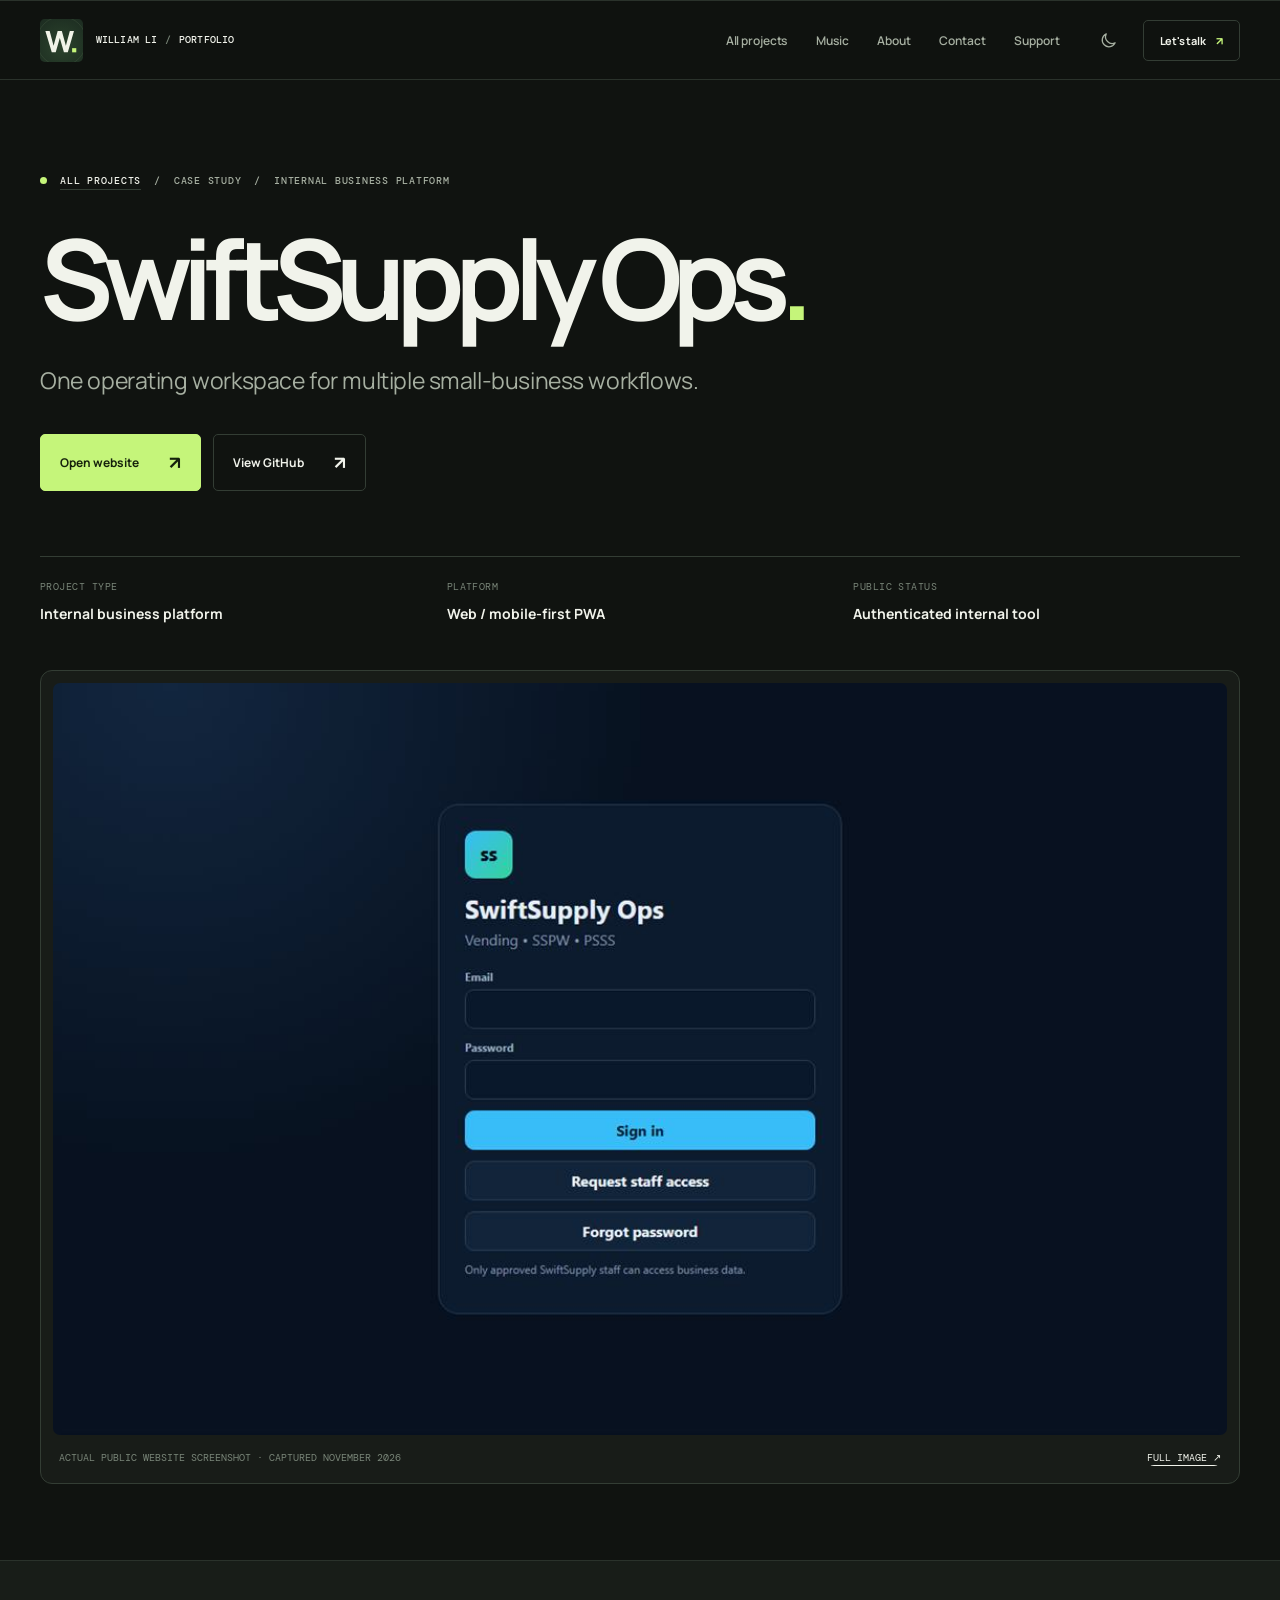
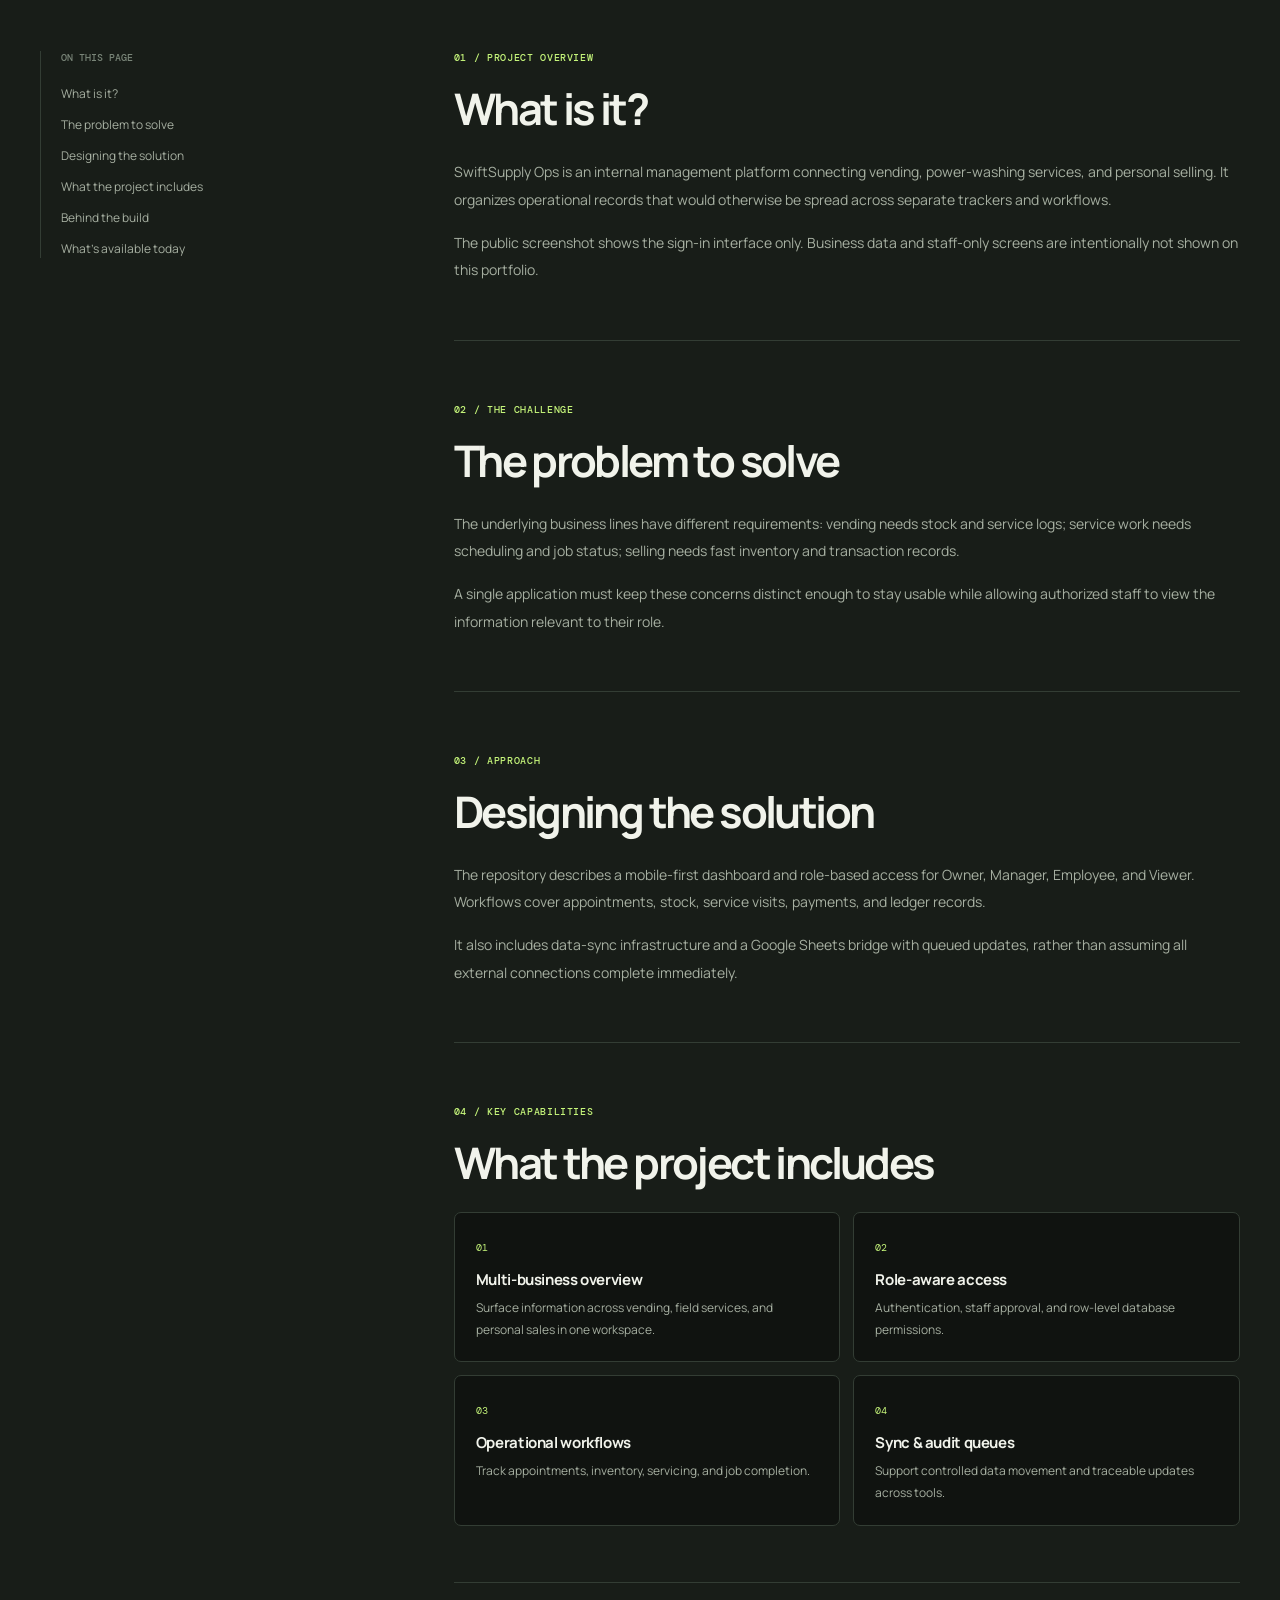
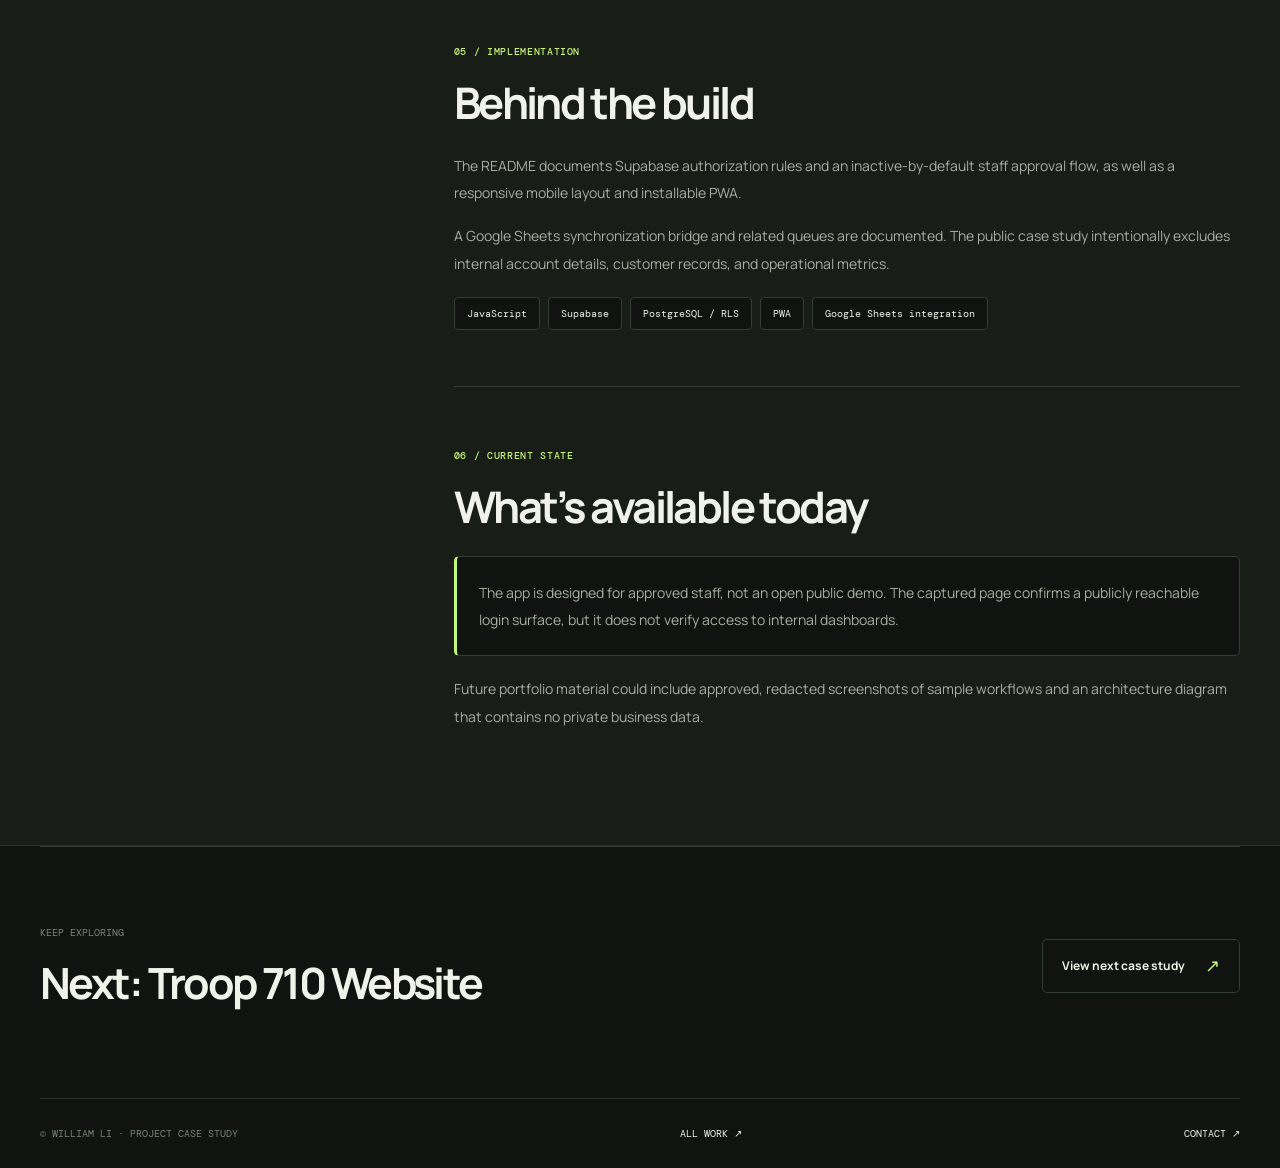
<file: case-studies/swiftsupply-ops.html>
<!doctype html>
<html lang="en">
<head>
  <meta charset="utf-8">
  <meta name="viewport" content="width=device-width,initial-scale=1">
  <meta name="color-scheme" content="dark light">
  <meta name="theme-color" content="#101310">
  <meta name="description" content="One operating workspace for multiple small-business workflows.">
  <meta property="og:type" content="article">
  <meta property="og:title" content="SwiftSupply Ops — Case study | William Li">
  <meta property="og:description" content="One operating workspace for multiple small-business workflows.">
  <meta property="og:image" content="https://willn0tbill.github.io/WilliamLi/assets/screenshots/swiftsupplyops.jpg">
  <meta property="og:url" content="https://willn0tbill.github.io/WilliamLi/case-studies/swiftsupply-ops.html">
  <title>SwiftSupply Ops — Case Study | William Li</title>
  <link rel="icon" type="image/svg+xml" href="../brand-mark-v4.svg">
  <link rel="stylesheet" href="../styles.css">
  <link rel="stylesheet" href="../polish.css">
  <link rel="stylesheet" href="./case.css">
  <script src="../script.js" defer></script>
</head>
<body>
  <a class="skip-link" href="#main">Skip to content</a>
  <header class="site-header">
    <nav class="nav wrap" aria-label="Main navigation">
      <a class="brand" href="../index.html" aria-label="William Li, home"><span class="brand-mark" aria-hidden="true"><img src="../brand-mark-v4.svg" alt="" width="43" height="43"></span><span class="brand-name">WILLIAM LI<span class="brand-divider">/</span>PORTFOLIO</span></a>
      <div class="nav-links" id="nav-links">
        <a href="../index.html#work">All projects</a><a href="../music.html">Music</a><a href="../index.html#about">About</a><a href="../contact.html">Contact</a><a href="../index.html#support">Support</a>
      </div>
      <div class="nav-actions">
        <button type="button" class="theme-toggle" id="theme-toggle" aria-label="Switch to light mode" title="Toggle appearance">
          <svg class="moon-icon" viewBox="0 0 24 24" aria-hidden="true"><path d="M20.2 15.7A8.9 8.9 0 0 1 8.3 3.8 9 9 0 1 0 20.2 15.7Z"/></svg>
          <svg class="sun-icon" viewBox="0 0 24 24" aria-hidden="true"><circle cx="12" cy="12" r="4"/><path d="M12 2v2m0 16v2M4.93 4.93l1.42 1.42m11.3 11.3 1.42 1.42M2 12h2m16 0h2m-17.07 7.07 1.42-1.42m11.3-11.3 1.42-1.42"/></svg>
        </button>
        <a class="nav-cta" href="../contact.html">Let's talk <span aria-hidden="true">↗</span></a>
        <button class="menu-toggle" type="button" id="menu-toggle" aria-label="Open menu" aria-controls="nav-links" aria-expanded="false"><span></span><span></span></button>
      </div>
    </nav>
  </header>
  <main id="main" class="case-main">
    <section class="case-hero wrap" aria-labelledby="case-heading">
      <div class="case-eyebrow"><span class="case-accent"></span><a href="../index.html#work">ALL PROJECTS</a><span aria-hidden="true">/</span><span>CASE STUDY</span><span aria-hidden="true">/</span><span>INTERNAL BUSINESS PLATFORM</span></div>
      <h1 id="case-heading">SwiftSupply Ops<em>.</em></h1>
      <p class="case-lead">One operating workspace for multiple small-business workflows.</p>
      <div class="case-links"><a href="https://willn0tbill.github.io/SwiftSupplyOps/" target="_blank" rel="noopener noreferrer">Open website <span aria-hidden="true">↗</span></a><a href="https://github.com/Willn0tBill/SwiftSupplyOps" target="_blank" rel="noopener noreferrer">View GitHub <span aria-hidden="true">↗</span></a></div>
      <div class="case-facts">
        <div class="case-fact"><span>PROJECT TYPE</span><strong>Internal business platform</strong></div>
        <div class="case-fact"><span>PLATFORM</span><strong>Web / mobile-first PWA</strong></div>
        <div class="case-fact"><span>PUBLIC STATUS</span><strong>Authenticated internal tool</strong></div>
      </div>
    </section>
    <section class="case-shot-section wrap" aria-label="Real website screenshot">
      <figure class="case-shot">
        <a href="../assets/screenshots/swiftsupplyops.jpg" target="_blank" rel="noopener noreferrer" aria-label="View full screenshot of SwiftSupply Ops"><img src="../assets/screenshots/swiftsupplyops.jpg" alt="Real browser capture of the public SwiftSupply Ops website" width="1120" height="718" decoding="async"></a>
        <figcaption><span>ACTUAL PUBLIC WEBSITE SCREENSHOT · CAPTURED NOVEMBER 2026</span><a href="../assets/screenshots/swiftsupplyops.jpg" target="_blank" rel="noopener noreferrer">FULL IMAGE ↗</a></figcaption>
      </figure>
    </section>
    <div class="case-detail">
      <div class="wrap case-detail-grid">
        <nav class="case-toc" aria-label="Case study sections">
          <span>ON THIS PAGE</span><a href="#overview">What is it?</a><a href="#challenge">The problem to solve</a><a href="#approach">Designing the solution</a><a href="#features">What the project includes</a><a href="#implementation">Behind the build</a><a href="#status">What’s available today</a>
        </nav>
        <article class="case-article"><section class="case-block" id="overview" aria-labelledby="overview-heading"><span class="case-label">01 / PROJECT OVERVIEW</span><h2 id="overview-heading">What is it?</h2><p>SwiftSupply Ops is an internal management platform connecting vending, power-washing services, and personal selling. It organizes operational records that would otherwise be spread across separate trackers and workflows.</p>
<p>The public screenshot shows the sign-in interface only. Business data and staff-only screens are intentionally not shown on this portfolio.</p></section>
<section class="case-block" id="challenge" aria-labelledby="challenge-heading"><span class="case-label">02 / THE CHALLENGE</span><h2 id="challenge-heading">The problem to solve</h2><p>The underlying business lines have different requirements: vending needs stock and service logs; service work needs scheduling and job status; selling needs fast inventory and transaction records.</p>
<p>A single application must keep these concerns distinct enough to stay usable while allowing authorized staff to view the information relevant to their role.</p></section>
<section class="case-block" id="approach" aria-labelledby="approach-heading"><span class="case-label">03 / APPROACH</span><h2 id="approach-heading">Designing the solution</h2><p>The repository describes a mobile-first dashboard and role-based access for Owner, Manager, Employee, and Viewer. Workflows cover appointments, stock, service visits, payments, and ledger records.</p>
<p>It also includes data-sync infrastructure and a Google Sheets bridge with queued updates, rather than assuming all external connections complete immediately.</p></section>
<section class="case-block" id="features" aria-labelledby="features-heading"><span class="case-label">04 / KEY CAPABILITIES</span><h2 id="features-heading">What the project includes</h2><div class="case-feature-grid"><div class="case-feature"><span class="feature-number">01</span><h3>Multi-business overview</h3><p>Surface information across vending, field services, and personal sales in one workspace.</p></div>
<div class="case-feature"><span class="feature-number">02</span><h3>Role-aware access</h3><p>Authentication, staff approval, and row-level database permissions.</p></div>
<div class="case-feature"><span class="feature-number">03</span><h3>Operational workflows</h3><p>Track appointments, inventory, servicing, and job completion.</p></div>
<div class="case-feature"><span class="feature-number">04</span><h3>Sync &amp; audit queues</h3><p>Support controlled data movement and traceable updates across tools.</p></div></div></section>
<section class="case-block" id="implementation" aria-labelledby="implementation-heading"><span class="case-label">05 / IMPLEMENTATION</span><h2 id="implementation-heading">Behind the build</h2><p>The README documents Supabase authorization rules and an inactive-by-default staff approval flow, as well as a responsive mobile layout and installable PWA.</p>
<p>A Google Sheets synchronization bridge and related queues are documented. The public case study intentionally excludes internal account details, customer records, and operational metrics.</p><div class="case-tech"><span>JavaScript</span><span>Supabase</span><span>PostgreSQL / RLS</span><span>PWA</span><span>Google Sheets integration</span></div></section>
<section class="case-block" id="status" aria-labelledby="status-heading"><span class="case-label">06 / CURRENT STATE</span><h2 id="status-heading">What’s available today</h2><div class="case-status-note"><p>The app is designed for approved staff, not an open public demo. The captured page confirms a publicly reachable login surface, but it does not verify access to internal dashboards.</p></div><p style="margin-top:19px">Future portfolio material could include approved, redacted screenshots of sample workflows and an architecture diagram that contains no private business data.</p></section></article>
      </div>
    </div>
    <div class="wrap case-next">
      <div><span>KEEP EXPLORING</span><h2>Next: Troop 710 Website</h2></div>
      <a href="./troop710.html">View next case study <span aria-hidden="true">↗</span></a>
    </div>
  </main>
  <footer class="site-footer"><div class="wrap case-footer"><span>© WILLIAM LI · PROJECT CASE STUDY</span><a href="../index.html#work">ALL WORK ↗</a><a href="../contact.html">CONTACT ↗</a></div></footer>
</body></html>
</file>
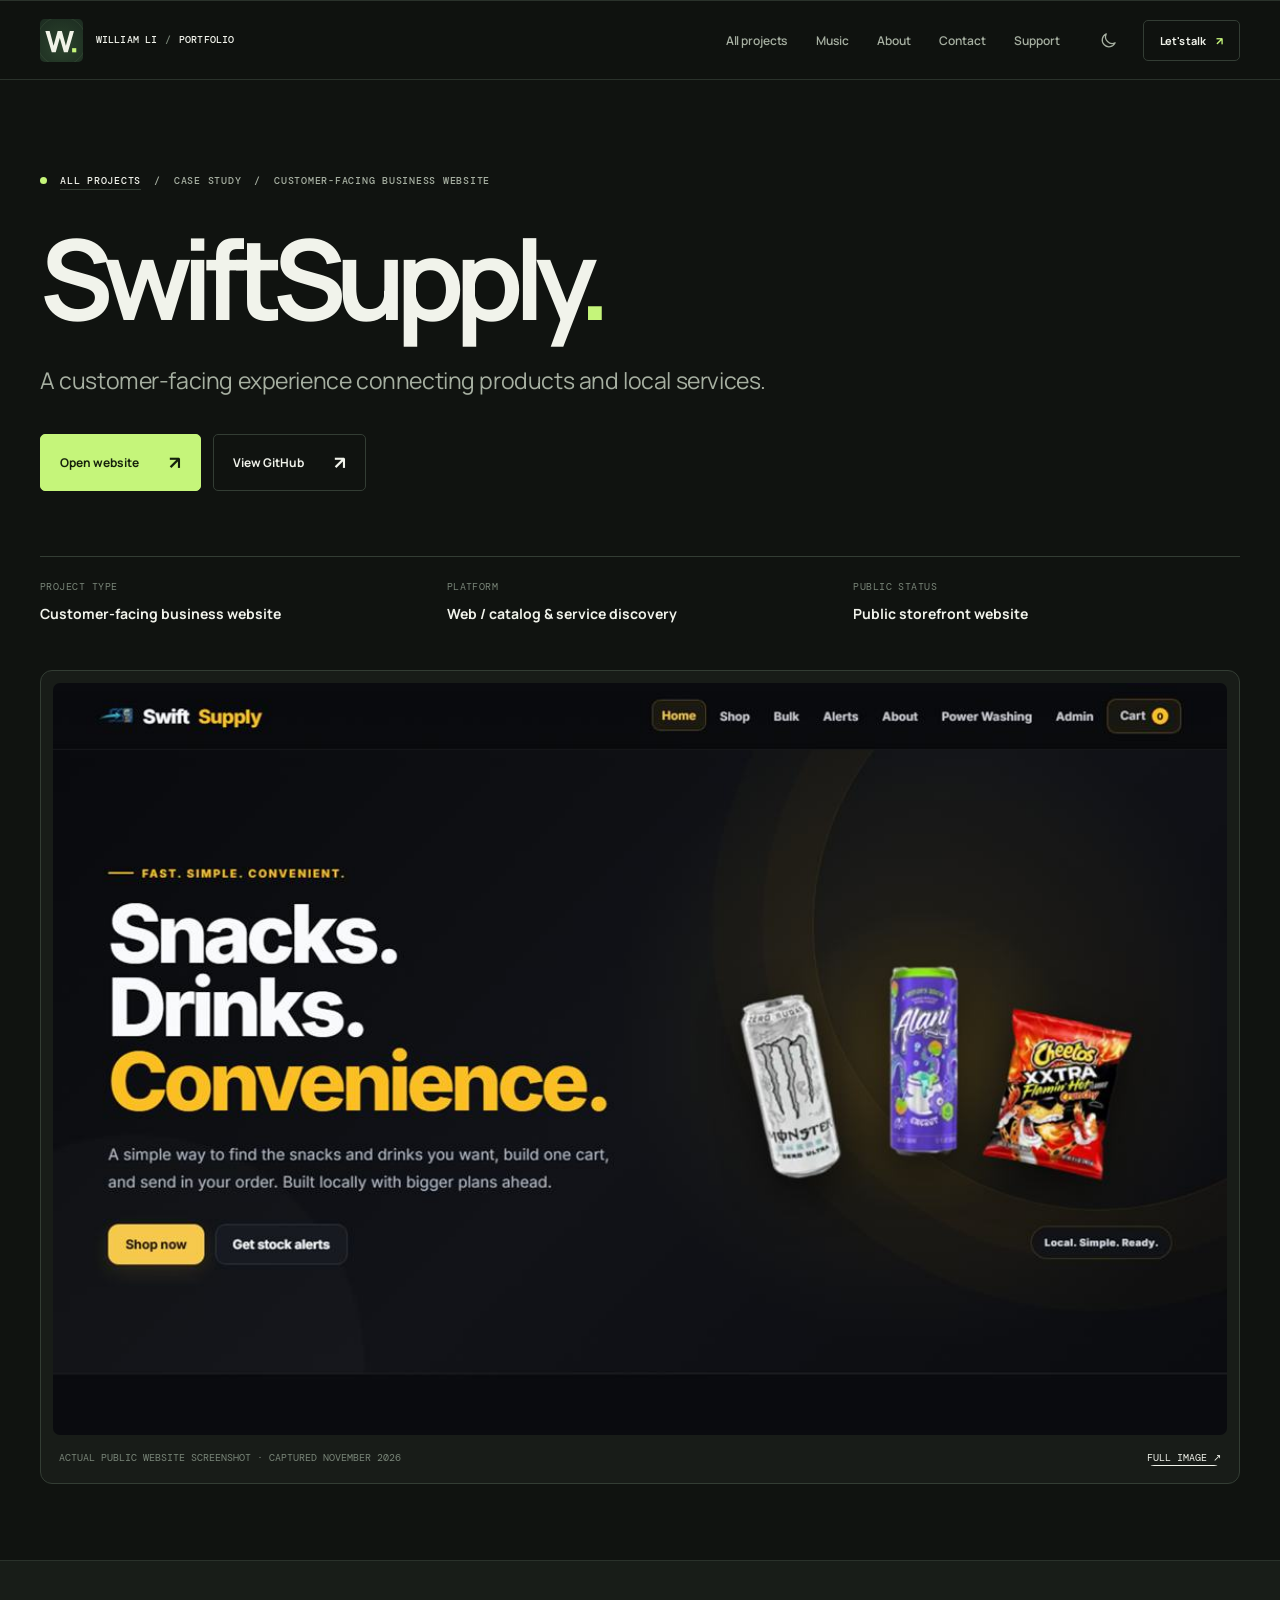
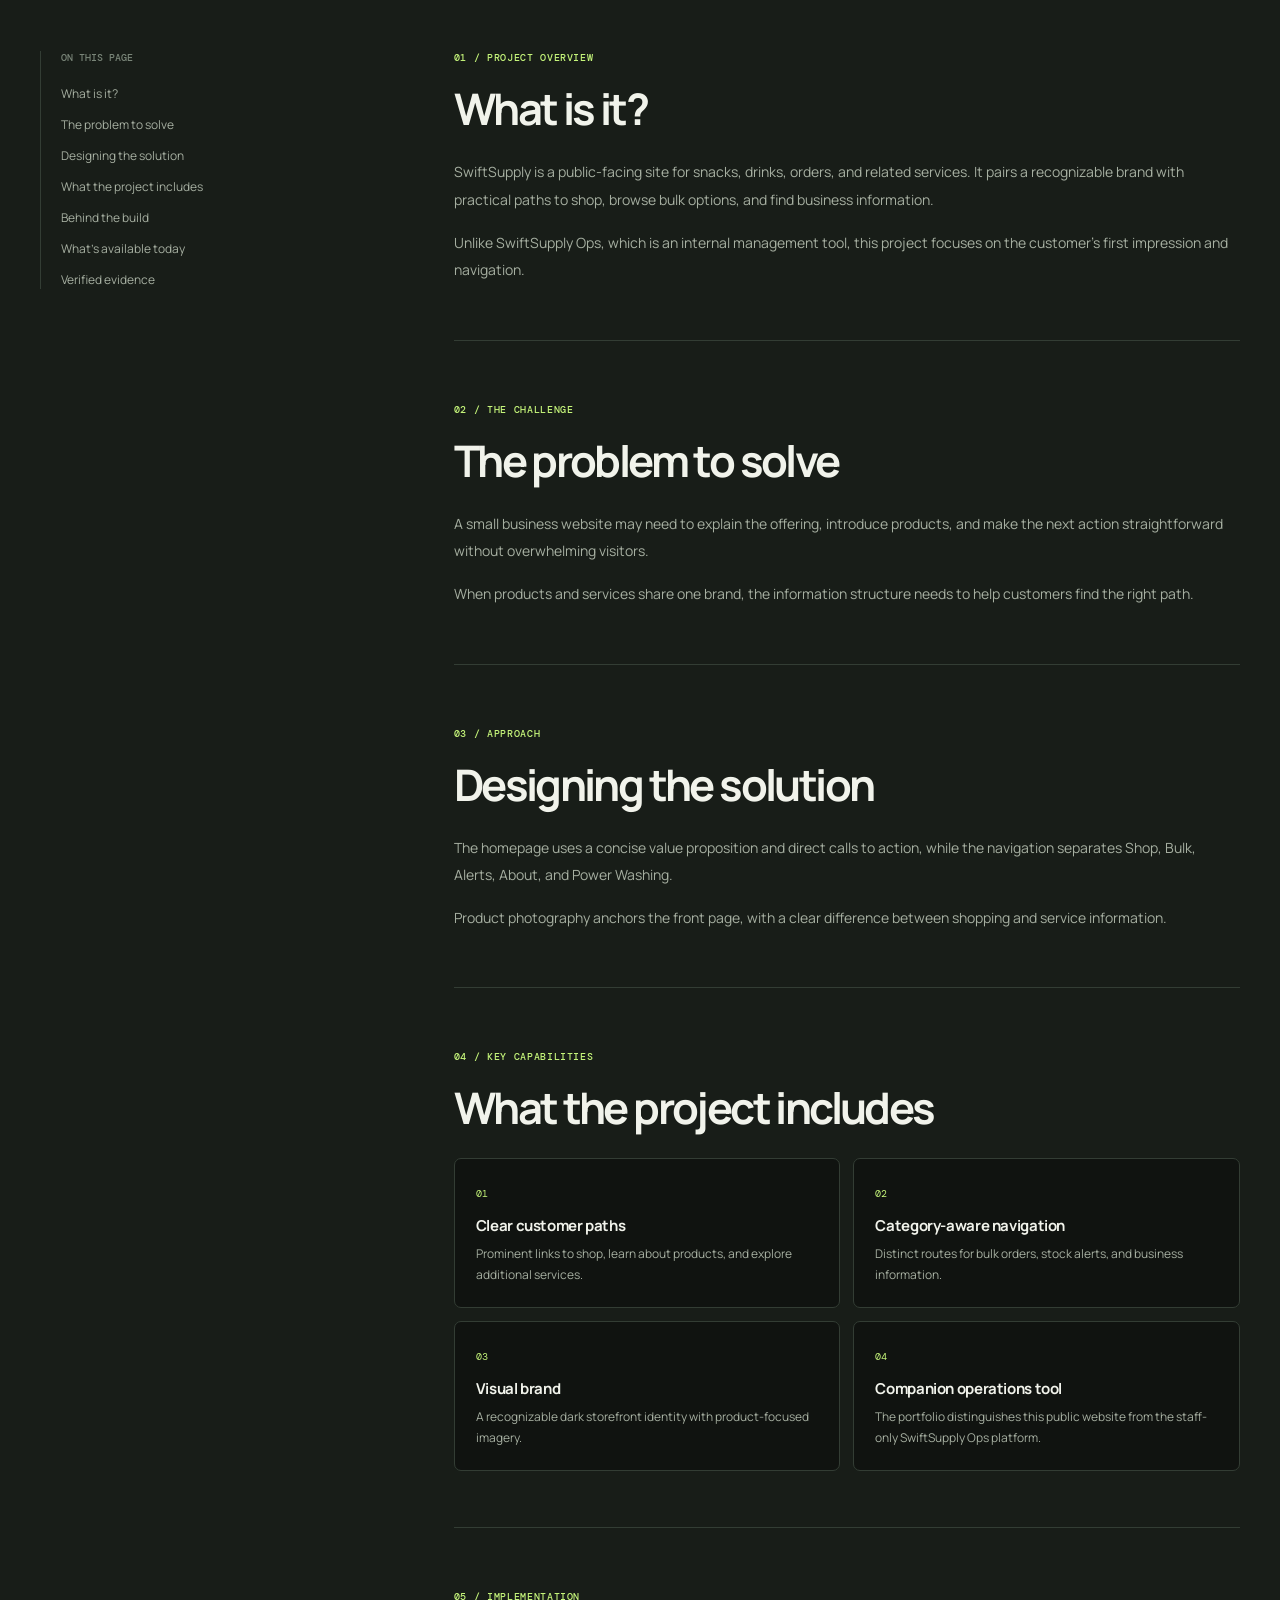
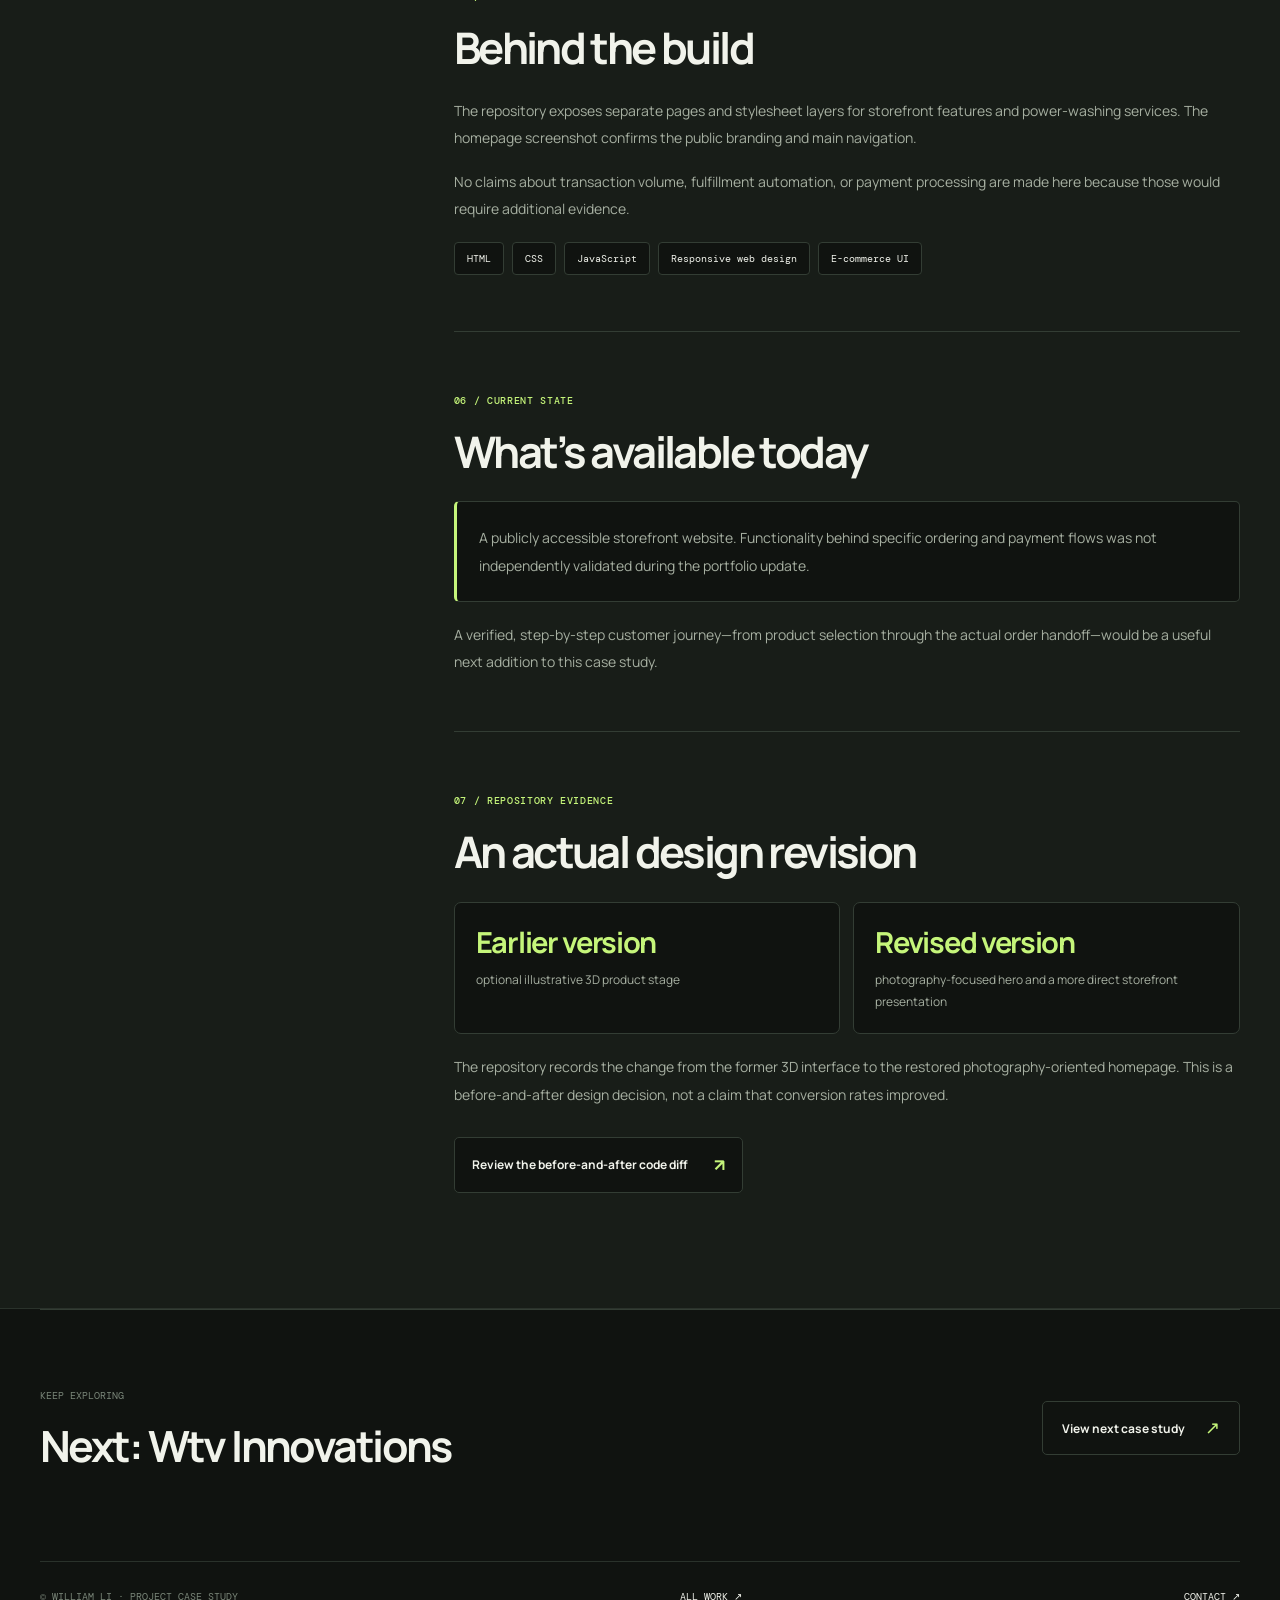
<file: case-studies/swiftsupply.html>
<!doctype html>
<html lang="en">
<head>
  <meta charset="utf-8">
  <meta name="viewport" content="width=device-width,initial-scale=1">
  <meta name="color-scheme" content="dark light">
  <meta name="theme-color" content="#101310">
  <meta name="description" content="A customer-facing experience connecting products and local services.">
  <meta property="og:type" content="article">
  <meta property="og:title" content="SwiftSupply — Case study | William Li">
  <meta property="og:description" content="A customer-facing experience connecting products and local services.">
  <meta property="og:image" content="https://willn0tbill.github.io/WilliamLi/assets/screenshots/swiftsupply.jpg">
  <meta property="og:url" content="https://willn0tbill.github.io/WilliamLi/case-studies/swiftsupply.html">
  <title>SwiftSupply — Case Study | William Li</title>
  <link rel="icon" type="image/svg+xml" href="../brand-mark-v4.svg">
  <link rel="stylesheet" href="../styles.css">
  <link rel="stylesheet" href="../polish.css">
  <link rel="stylesheet" href="./case.css">
  <script src="../script.js" defer></script>
</head>
<body>
  <a class="skip-link" href="#main">Skip to content</a>
  <header class="site-header">
    <nav class="nav wrap" aria-label="Main navigation">
      <a class="brand" href="../index.html" aria-label="William Li, home"><span class="brand-mark" aria-hidden="true"><img src="../brand-mark-v4.svg" alt="" width="43" height="43"></span><span class="brand-name">WILLIAM LI<span class="brand-divider">/</span>PORTFOLIO</span></a>
      <div class="nav-links" id="nav-links">
        <a href="../index.html#work">All projects</a><a href="../music.html">Music</a><a href="../index.html#about">About</a><a href="../contact.html">Contact</a><a href="../index.html#support">Support</a>
      </div>
      <div class="nav-actions">
        <button type="button" class="theme-toggle" id="theme-toggle" aria-label="Switch to light mode" title="Toggle appearance">
          <svg class="moon-icon" viewBox="0 0 24 24" aria-hidden="true"><path d="M20.2 15.7A8.9 8.9 0 0 1 8.3 3.8 9 9 0 1 0 20.2 15.7Z"/></svg>
          <svg class="sun-icon" viewBox="0 0 24 24" aria-hidden="true"><circle cx="12" cy="12" r="4"/><path d="M12 2v2m0 16v2M4.93 4.93l1.42 1.42m11.3 11.3 1.42 1.42M2 12h2m16 0h2m-17.07 7.07 1.42-1.42m11.3-11.3 1.42-1.42"/></svg>
        </button>
        <a class="nav-cta" href="../contact.html">Let's talk <span aria-hidden="true">↗</span></a>
        <button class="menu-toggle" type="button" id="menu-toggle" aria-label="Open menu" aria-controls="nav-links" aria-expanded="false"><span></span><span></span></button>
      </div>
    </nav>
  </header>
  <main id="main" class="case-main">
    <section class="case-hero wrap" aria-labelledby="case-heading">
      <div class="case-eyebrow"><span class="case-accent"></span><a href="../index.html#work">ALL PROJECTS</a><span aria-hidden="true">/</span><span>CASE STUDY</span><span aria-hidden="true">/</span><span>CUSTOMER-FACING BUSINESS WEBSITE</span></div>
      <h1 id="case-heading">SwiftSupply<em>.</em></h1>
      <p class="case-lead">A customer-facing experience connecting products and local services.</p>
      <div class="case-links"><a href="https://willn0tbill.github.io/SwiftSupply/" target="_blank" rel="noopener noreferrer">Open website <span aria-hidden="true">↗</span></a><a href="https://github.com/Willn0tBill/SwiftSupply" target="_blank" rel="noopener noreferrer">View GitHub <span aria-hidden="true">↗</span></a></div>
      <div class="case-facts">
        <div class="case-fact"><span>PROJECT TYPE</span><strong>Customer-facing business website</strong></div>
        <div class="case-fact"><span>PLATFORM</span><strong>Web / catalog &amp; service discovery</strong></div>
        <div class="case-fact"><span>PUBLIC STATUS</span><strong>Public storefront website</strong></div>
      </div>
    </section>
    <section class="case-shot-section wrap" aria-label="Real website screenshot">
      <figure class="case-shot">
        <a href="../assets/screenshots/swiftsupply.jpg" target="_blank" rel="noopener noreferrer" aria-label="View full screenshot of SwiftSupply"><img src="../assets/screenshots/swiftsupply.jpg" alt="Real browser capture of the public SwiftSupply website" width="1120" height="718" decoding="async"></a>
        <figcaption><span>ACTUAL PUBLIC WEBSITE SCREENSHOT · CAPTURED NOVEMBER 2026</span><a href="../assets/screenshots/swiftsupply.jpg" target="_blank" rel="noopener noreferrer">FULL IMAGE ↗</a></figcaption>
      </figure>
    </section>
    <div class="case-detail">
      <div class="wrap case-detail-grid">
        <nav class="case-toc" aria-label="Case study sections">
          <span>ON THIS PAGE</span><a href="#overview">What is it?</a><a href="#challenge">The problem to solve</a><a href="#approach">Designing the solution</a><a href="#features">What the project includes</a><a href="#implementation">Behind the build</a><a href="#status">What’s available today</a><a href="#evidence">Verified evidence</a>
        </nav>
        <article class="case-article"><section class="case-block" id="overview" aria-labelledby="overview-heading"><span class="case-label">01 / PROJECT OVERVIEW</span><h2 id="overview-heading">What is it?</h2><p>SwiftSupply is a public-facing site for snacks, drinks, orders, and related services. It pairs a recognizable brand with practical paths to shop, browse bulk options, and find business information.</p>
<p>Unlike SwiftSupply Ops, which is an internal management tool, this project focuses on the customer’s first impression and navigation.</p></section>
<section class="case-block" id="challenge" aria-labelledby="challenge-heading"><span class="case-label">02 / THE CHALLENGE</span><h2 id="challenge-heading">The problem to solve</h2><p>A small business website may need to explain the offering, introduce products, and make the next action straightforward without overwhelming visitors.</p>
<p>When products and services share one brand, the information structure needs to help customers find the right path.</p></section>
<section class="case-block" id="approach" aria-labelledby="approach-heading"><span class="case-label">03 / APPROACH</span><h2 id="approach-heading">Designing the solution</h2><p>The homepage uses a concise value proposition and direct calls to action, while the navigation separates Shop, Bulk, Alerts, About, and Power Washing.</p>
<p>Product photography anchors the front page, with a clear difference between shopping and service information.</p></section>
<section class="case-block" id="features" aria-labelledby="features-heading"><span class="case-label">04 / KEY CAPABILITIES</span><h2 id="features-heading">What the project includes</h2><div class="case-feature-grid"><div class="case-feature"><span class="feature-number">01</span><h3>Clear customer paths</h3><p>Prominent links to shop, learn about products, and explore additional services.</p></div>
<div class="case-feature"><span class="feature-number">02</span><h3>Category-aware navigation</h3><p>Distinct routes for bulk orders, stock alerts, and business information.</p></div>
<div class="case-feature"><span class="feature-number">03</span><h3>Visual brand</h3><p>A recognizable dark storefront identity with product-focused imagery.</p></div>
<div class="case-feature"><span class="feature-number">04</span><h3>Companion operations tool</h3><p>The portfolio distinguishes this public website from the staff-only SwiftSupply Ops platform.</p></div></div></section>
<section class="case-block" id="implementation" aria-labelledby="implementation-heading"><span class="case-label">05 / IMPLEMENTATION</span><h2 id="implementation-heading">Behind the build</h2><p>The repository exposes separate pages and stylesheet layers for storefront features and power-washing services. The homepage screenshot confirms the public branding and main navigation.</p>
<p>No claims about transaction volume, fulfillment automation, or payment processing are made here because those would require additional evidence.</p><div class="case-tech"><span>HTML</span><span>CSS</span><span>JavaScript</span><span>Responsive web design</span><span>E-commerce UI</span></div></section>
<section class="case-block" id="status" aria-labelledby="status-heading"><span class="case-label">06 / CURRENT STATE</span><h2 id="status-heading">What’s available today</h2><div class="case-status-note"><p>A publicly accessible storefront website. Functionality behind specific ordering and payment flows was not independently validated during the portfolio update.</p></div><p style="margin-top:19px">A verified, step-by-step customer journey—from product selection through the actual order handoff—would be a useful next addition to this case study.</p></section>
<section class="case-block case-evidence" id="evidence" aria-labelledby="evidence-heading">
  <span class="case-label">07 / REPOSITORY EVIDENCE</span>
  <h2 id="evidence-heading">An actual design revision</h2>
  <div class="case-evidence-grid">
    <div class="case-evidence-item"><strong>Earlier version</strong><p>optional illustrative 3D product stage</p></div>
    <div class="case-evidence-item"><strong>Revised version</strong><p>photography-focused hero and a more direct storefront presentation</p></div>
  </div>
  <p class="case-evidence-caveat">The repository records the change from the former 3D interface to the restored photography-oriented homepage. This is a before-and-after design decision, not a claim that conversion rates improved.</p>
  <a class="case-evidence-source" href="https://github.com/Willn0tBill/SwiftSupply/commit/aaaf925bff9d1ca93c4f2f3a8d7730b9b462e5d7" target="_blank" rel="noopener noreferrer">Review the before-and-after code diff <span aria-hidden="true">↗</span></a>
</section></article>
      </div>
    </div>
    <div class="wrap case-next">
      <div><span>KEEP EXPLORING</span><h2>Next: Wtv Innovations</h2></div>
      <a href="./wtv-innovations.html">View next case study <span aria-hidden="true">↗</span></a>
    </div>
  </main>
  <footer class="site-footer"><div class="wrap case-footer"><span>© WILLIAM LI · PROJECT CASE STUDY</span><a href="../index.html#work">ALL WORK ↗</a><a href="../contact.html">CONTACT ↗</a></div></footer>
</body></html>
</file>
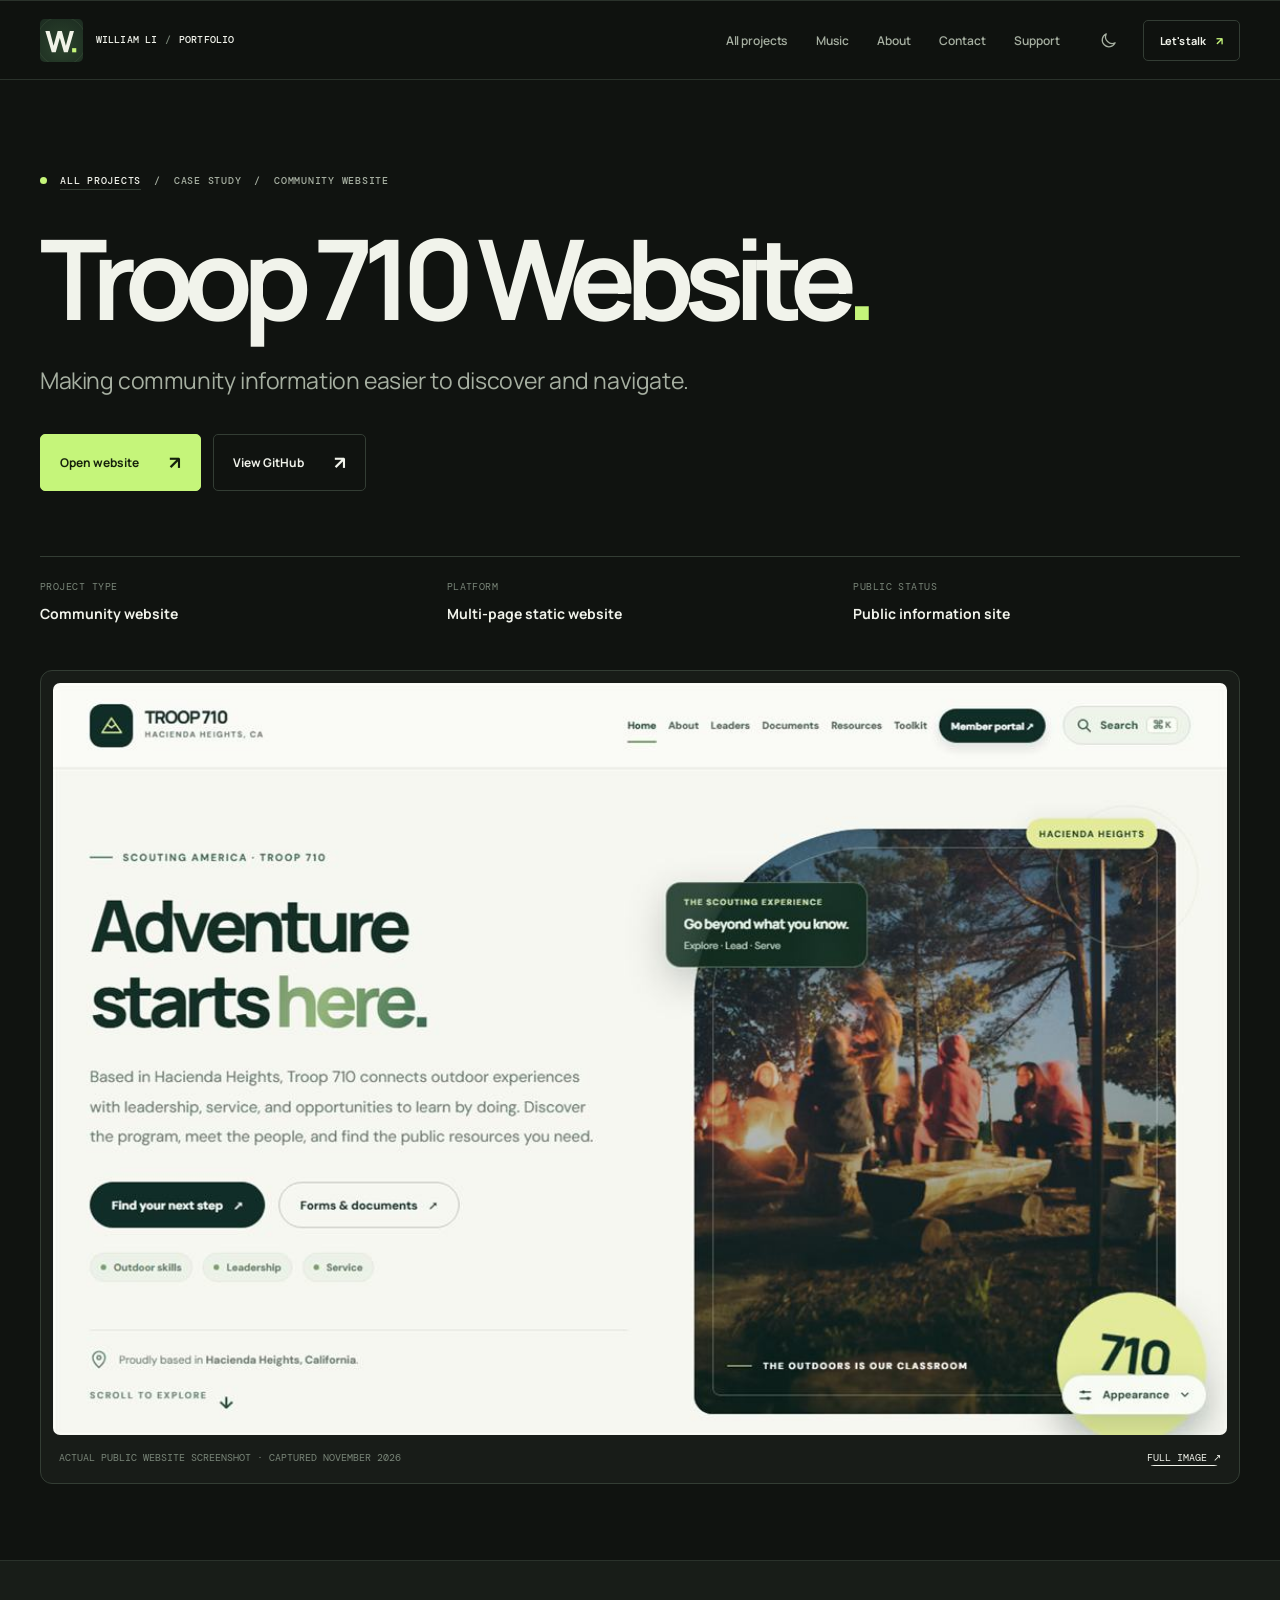
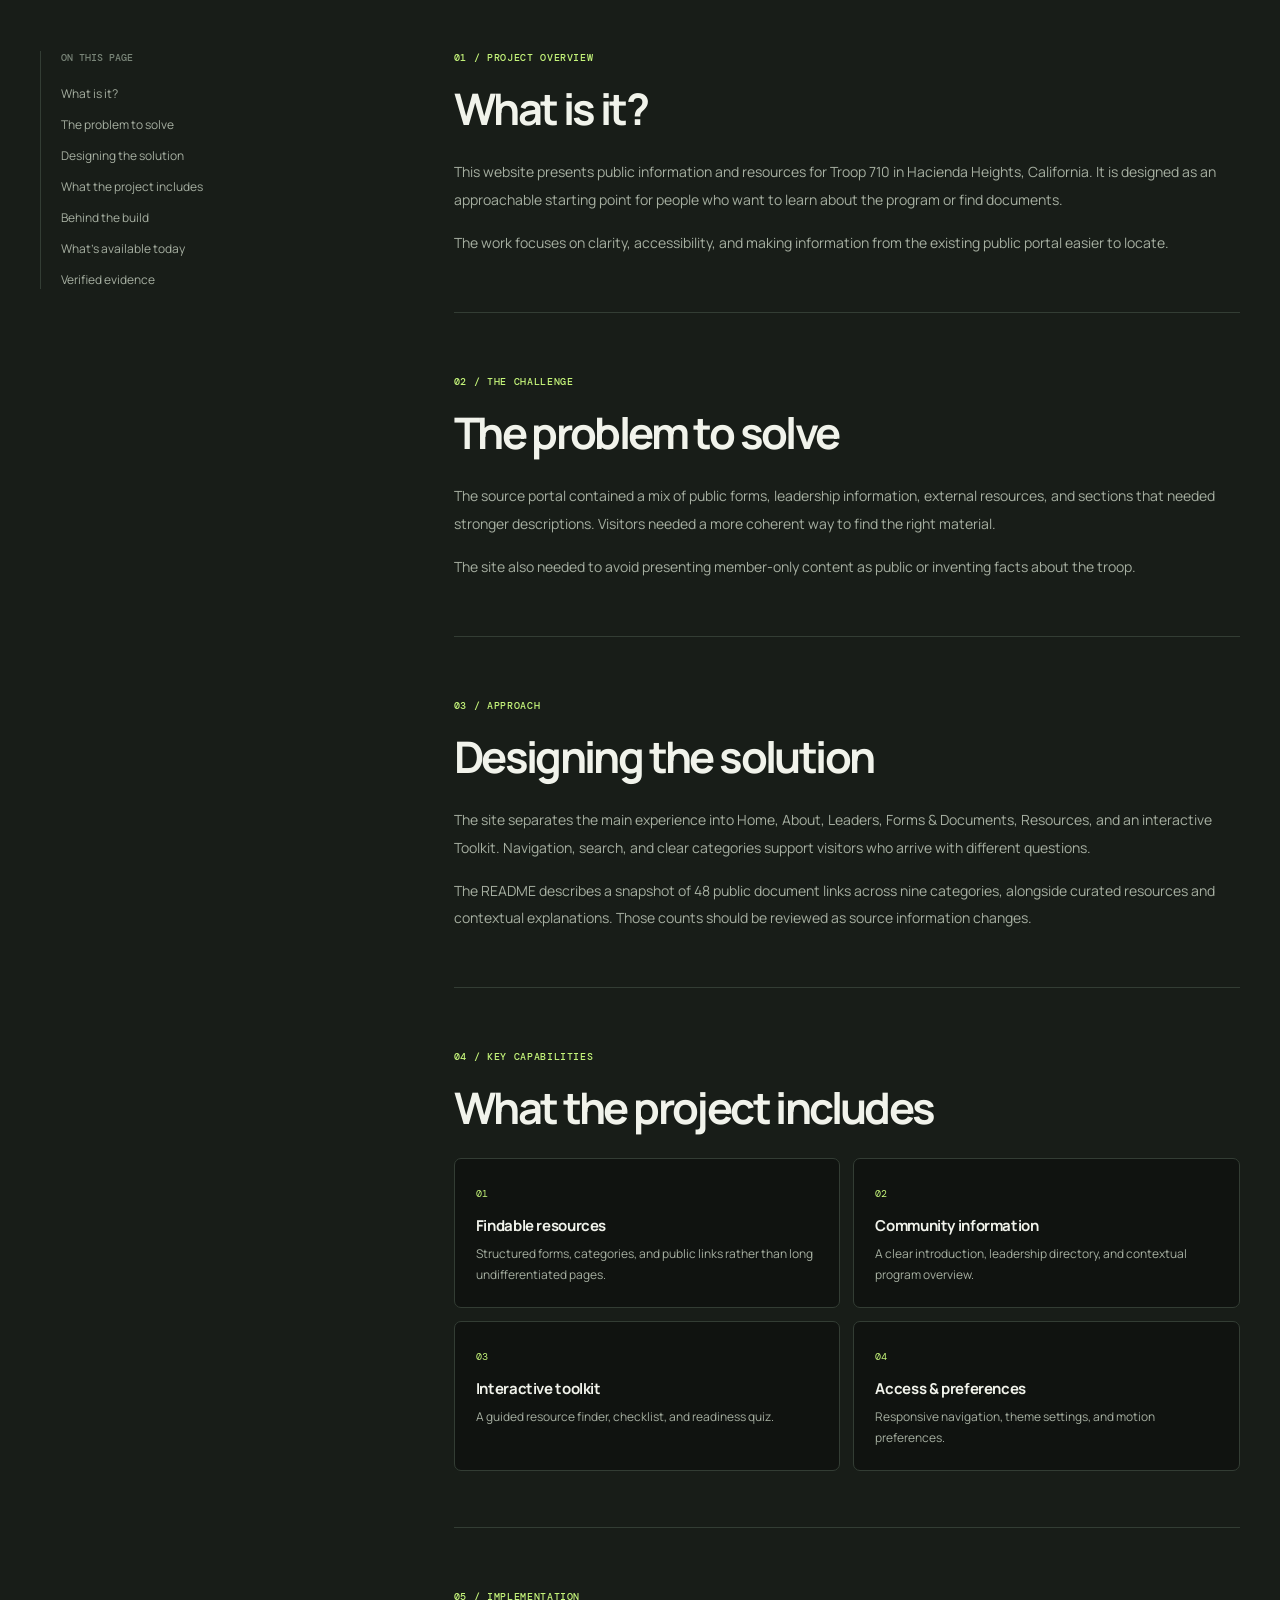
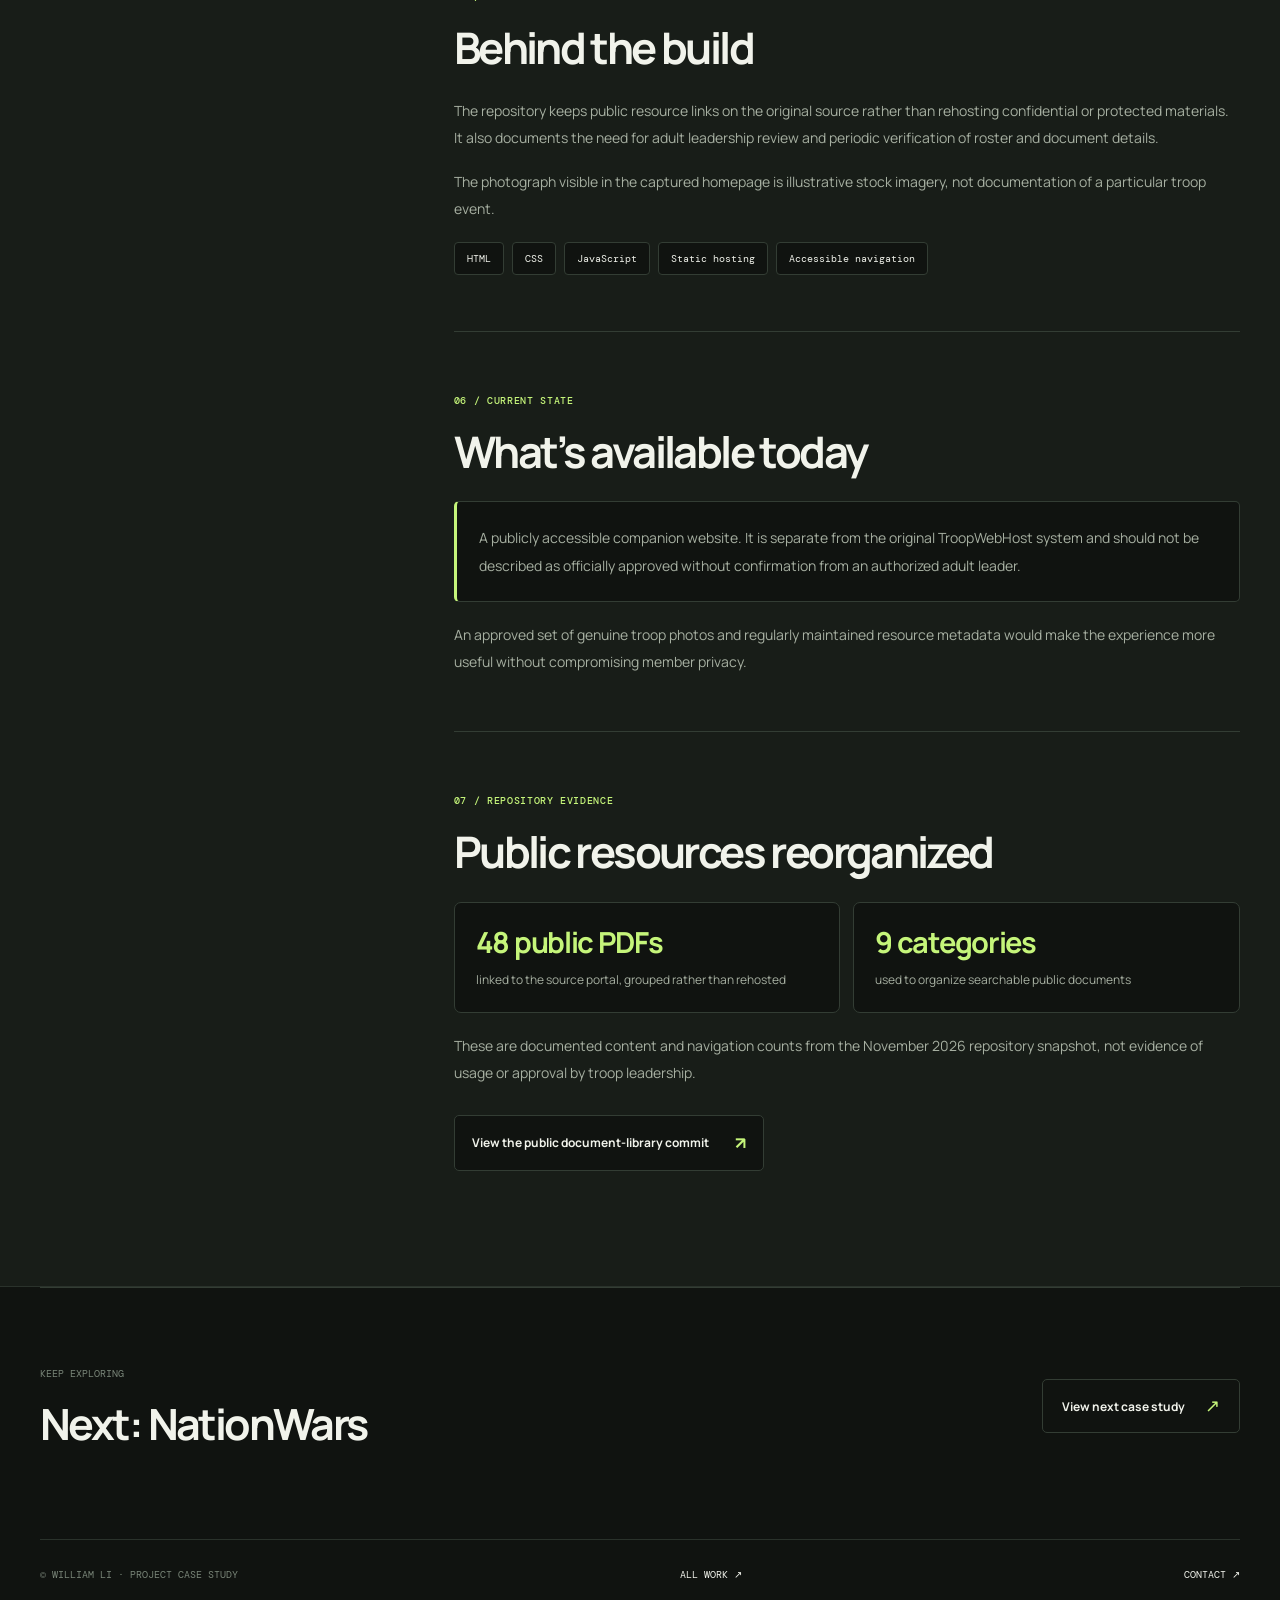
<file: case-studies/troop710.html>
<!doctype html>
<html lang="en">
<head>
  <meta charset="utf-8">
  <meta name="viewport" content="width=device-width,initial-scale=1">
  <meta name="color-scheme" content="dark light">
  <meta name="theme-color" content="#101310">
  <meta name="description" content="Making community information easier to discover and navigate.">
  <meta property="og:type" content="article">
  <meta property="og:title" content="Troop 710 Website — Case study | William Li">
  <meta property="og:description" content="Making community information easier to discover and navigate.">
  <meta property="og:image" content="https://willn0tbill.github.io/WilliamLi/assets/screenshots/troop710.jpg">
  <meta property="og:url" content="https://willn0tbill.github.io/WilliamLi/case-studies/troop710.html">
  <title>Troop 710 Website — Case Study | William Li</title>
  <link rel="icon" type="image/svg+xml" href="../brand-mark-v4.svg">
  <link rel="stylesheet" href="../styles.css">
  <link rel="stylesheet" href="../polish.css">
  <link rel="stylesheet" href="./case.css">
  <script src="../script.js" defer></script>
</head>
<body>
  <a class="skip-link" href="#main">Skip to content</a>
  <header class="site-header">
    <nav class="nav wrap" aria-label="Main navigation">
      <a class="brand" href="../index.html" aria-label="William Li, home"><span class="brand-mark" aria-hidden="true"><img src="../brand-mark-v4.svg" alt="" width="43" height="43"></span><span class="brand-name">WILLIAM LI<span class="brand-divider">/</span>PORTFOLIO</span></a>
      <div class="nav-links" id="nav-links">
        <a href="../index.html#work">All projects</a><a href="../music.html">Music</a><a href="../index.html#about">About</a><a href="../contact.html">Contact</a><a href="../index.html#support">Support</a>
      </div>
      <div class="nav-actions">
        <button type="button" class="theme-toggle" id="theme-toggle" aria-label="Switch to light mode" title="Toggle appearance">
          <svg class="moon-icon" viewBox="0 0 24 24" aria-hidden="true"><path d="M20.2 15.7A8.9 8.9 0 0 1 8.3 3.8 9 9 0 1 0 20.2 15.7Z"/></svg>
          <svg class="sun-icon" viewBox="0 0 24 24" aria-hidden="true"><circle cx="12" cy="12" r="4"/><path d="M12 2v2m0 16v2M4.93 4.93l1.42 1.42m11.3 11.3 1.42 1.42M2 12h2m16 0h2m-17.07 7.07 1.42-1.42m11.3-11.3 1.42-1.42"/></svg>
        </button>
        <a class="nav-cta" href="../contact.html">Let's talk <span aria-hidden="true">↗</span></a>
        <button class="menu-toggle" type="button" id="menu-toggle" aria-label="Open menu" aria-controls="nav-links" aria-expanded="false"><span></span><span></span></button>
      </div>
    </nav>
  </header>
  <main id="main" class="case-main">
    <section class="case-hero wrap" aria-labelledby="case-heading">
      <div class="case-eyebrow"><span class="case-accent"></span><a href="../index.html#work">ALL PROJECTS</a><span aria-hidden="true">/</span><span>CASE STUDY</span><span aria-hidden="true">/</span><span>COMMUNITY WEBSITE</span></div>
      <h1 id="case-heading">Troop 710 Website<em>.</em></h1>
      <p class="case-lead">Making community information easier to discover and navigate.</p>
      <div class="case-links"><a href="https://willn0tbill.github.io/Troop710/" target="_blank" rel="noopener noreferrer">Open website <span aria-hidden="true">↗</span></a><a href="https://github.com/Willn0tBill/Troop710" target="_blank" rel="noopener noreferrer">View GitHub <span aria-hidden="true">↗</span></a></div>
      <div class="case-facts">
        <div class="case-fact"><span>PROJECT TYPE</span><strong>Community website</strong></div>
        <div class="case-fact"><span>PLATFORM</span><strong>Multi-page static website</strong></div>
        <div class="case-fact"><span>PUBLIC STATUS</span><strong>Public information site</strong></div>
      </div>
    </section>
    <section class="case-shot-section wrap" aria-label="Real website screenshot">
      <figure class="case-shot">
        <a href="../assets/screenshots/troop710.jpg" target="_blank" rel="noopener noreferrer" aria-label="View full screenshot of Troop 710 Website"><img src="../assets/screenshots/troop710.jpg" alt="Real browser capture of the public Troop 710 Website website" width="1120" height="718" decoding="async"></a>
        <figcaption><span>ACTUAL PUBLIC WEBSITE SCREENSHOT · CAPTURED NOVEMBER 2026</span><a href="../assets/screenshots/troop710.jpg" target="_blank" rel="noopener noreferrer">FULL IMAGE ↗</a></figcaption>
      </figure>
    </section>
    <div class="case-detail">
      <div class="wrap case-detail-grid">
        <nav class="case-toc" aria-label="Case study sections">
          <span>ON THIS PAGE</span><a href="#overview">What is it?</a><a href="#challenge">The problem to solve</a><a href="#approach">Designing the solution</a><a href="#features">What the project includes</a><a href="#implementation">Behind the build</a><a href="#status">What’s available today</a><a href="#evidence">Verified evidence</a>
        </nav>
        <article class="case-article"><section class="case-block" id="overview" aria-labelledby="overview-heading"><span class="case-label">01 / PROJECT OVERVIEW</span><h2 id="overview-heading">What is it?</h2><p>This website presents public information and resources for Troop 710 in Hacienda Heights, California. It is designed as an approachable starting point for people who want to learn about the program or find documents.</p>
<p>The work focuses on clarity, accessibility, and making information from the existing public portal easier to locate.</p></section>
<section class="case-block" id="challenge" aria-labelledby="challenge-heading"><span class="case-label">02 / THE CHALLENGE</span><h2 id="challenge-heading">The problem to solve</h2><p>The source portal contained a mix of public forms, leadership information, external resources, and sections that needed stronger descriptions. Visitors needed a more coherent way to find the right material.</p>
<p>The site also needed to avoid presenting member-only content as public or inventing facts about the troop.</p></section>
<section class="case-block" id="approach" aria-labelledby="approach-heading"><span class="case-label">03 / APPROACH</span><h2 id="approach-heading">Designing the solution</h2><p>The site separates the main experience into Home, About, Leaders, Forms &amp; Documents, Resources, and an interactive Toolkit. Navigation, search, and clear categories support visitors who arrive with different questions.</p>
<p>The README describes a snapshot of 48 public document links across nine categories, alongside curated resources and contextual explanations. Those counts should be reviewed as source information changes.</p></section>
<section class="case-block" id="features" aria-labelledby="features-heading"><span class="case-label">04 / KEY CAPABILITIES</span><h2 id="features-heading">What the project includes</h2><div class="case-feature-grid"><div class="case-feature"><span class="feature-number">01</span><h3>Findable resources</h3><p>Structured forms, categories, and public links rather than long undifferentiated pages.</p></div>
<div class="case-feature"><span class="feature-number">02</span><h3>Community information</h3><p>A clear introduction, leadership directory, and contextual program overview.</p></div>
<div class="case-feature"><span class="feature-number">03</span><h3>Interactive toolkit</h3><p>A guided resource finder, checklist, and readiness quiz.</p></div>
<div class="case-feature"><span class="feature-number">04</span><h3>Access &amp; preferences</h3><p>Responsive navigation, theme settings, and motion preferences.</p></div></div></section>
<section class="case-block" id="implementation" aria-labelledby="implementation-heading"><span class="case-label">05 / IMPLEMENTATION</span><h2 id="implementation-heading">Behind the build</h2><p>The repository keeps public resource links on the original source rather than rehosting confidential or protected materials. It also documents the need for adult leadership review and periodic verification of roster and document details.</p>
<p>The photograph visible in the captured homepage is illustrative stock imagery, not documentation of a particular troop event.</p><div class="case-tech"><span>HTML</span><span>CSS</span><span>JavaScript</span><span>Static hosting</span><span>Accessible navigation</span></div></section>
<section class="case-block" id="status" aria-labelledby="status-heading"><span class="case-label">06 / CURRENT STATE</span><h2 id="status-heading">What’s available today</h2><div class="case-status-note"><p>A publicly accessible companion website. It is separate from the original TroopWebHost system and should not be described as officially approved without confirmation from an authorized adult leader.</p></div><p style="margin-top:19px">An approved set of genuine troop photos and regularly maintained resource metadata would make the experience more useful without compromising member privacy.</p></section>
<section class="case-block case-evidence" id="evidence" aria-labelledby="evidence-heading">
  <span class="case-label">07 / REPOSITORY EVIDENCE</span>
  <h2 id="evidence-heading">Public resources reorganized</h2>
  <div class="case-evidence-grid">
    <div class="case-evidence-item"><strong>48 public PDFs</strong><p>linked to the source portal, grouped rather than rehosted</p></div>
    <div class="case-evidence-item"><strong>9 categories</strong><p>used to organize searchable public documents</p></div>
  </div>
  <p class="case-evidence-caveat">These are documented content and navigation counts from the November 2026 repository snapshot, not evidence of usage or approval by troop leadership.</p>
  <a class="case-evidence-source" href="https://github.com/Willn0tBill/Troop710/commit/80d345b28854ed30e709cda6994dad36c26a3c9c" target="_blank" rel="noopener noreferrer">View the public document-library commit <span aria-hidden="true">↗</span></a>
</section></article>
      </div>
    </div>
    <div class="wrap case-next">
      <div><span>KEEP EXPLORING</span><h2>Next: NationWars</h2></div>
      <a href="./nationwars.html">View next case study <span aria-hidden="true">↗</span></a>
    </div>
  </main>
  <footer class="site-footer"><div class="wrap case-footer"><span>© WILLIAM LI · PROJECT CASE STUDY</span><a href="../index.html#work">ALL WORK ↗</a><a href="../contact.html">CONTACT ↗</a></div></footer>
</body></html>
</file>
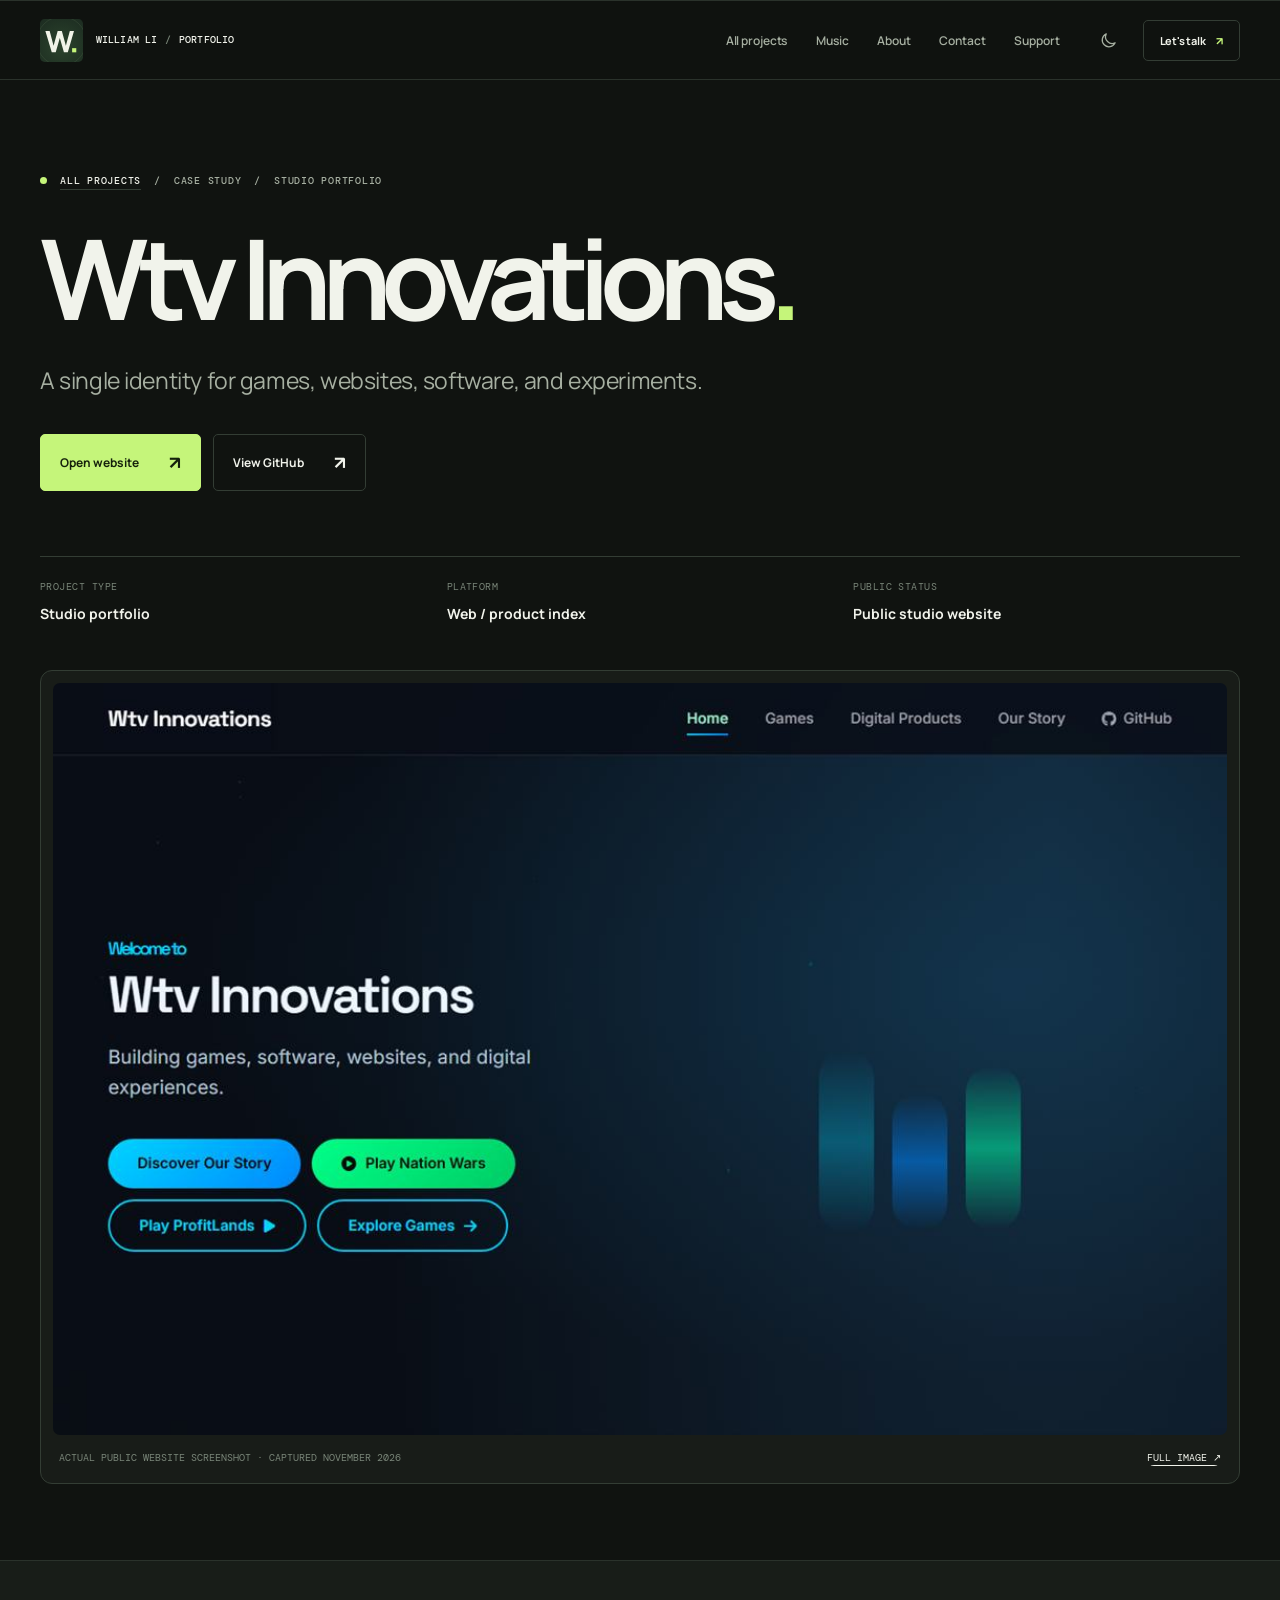
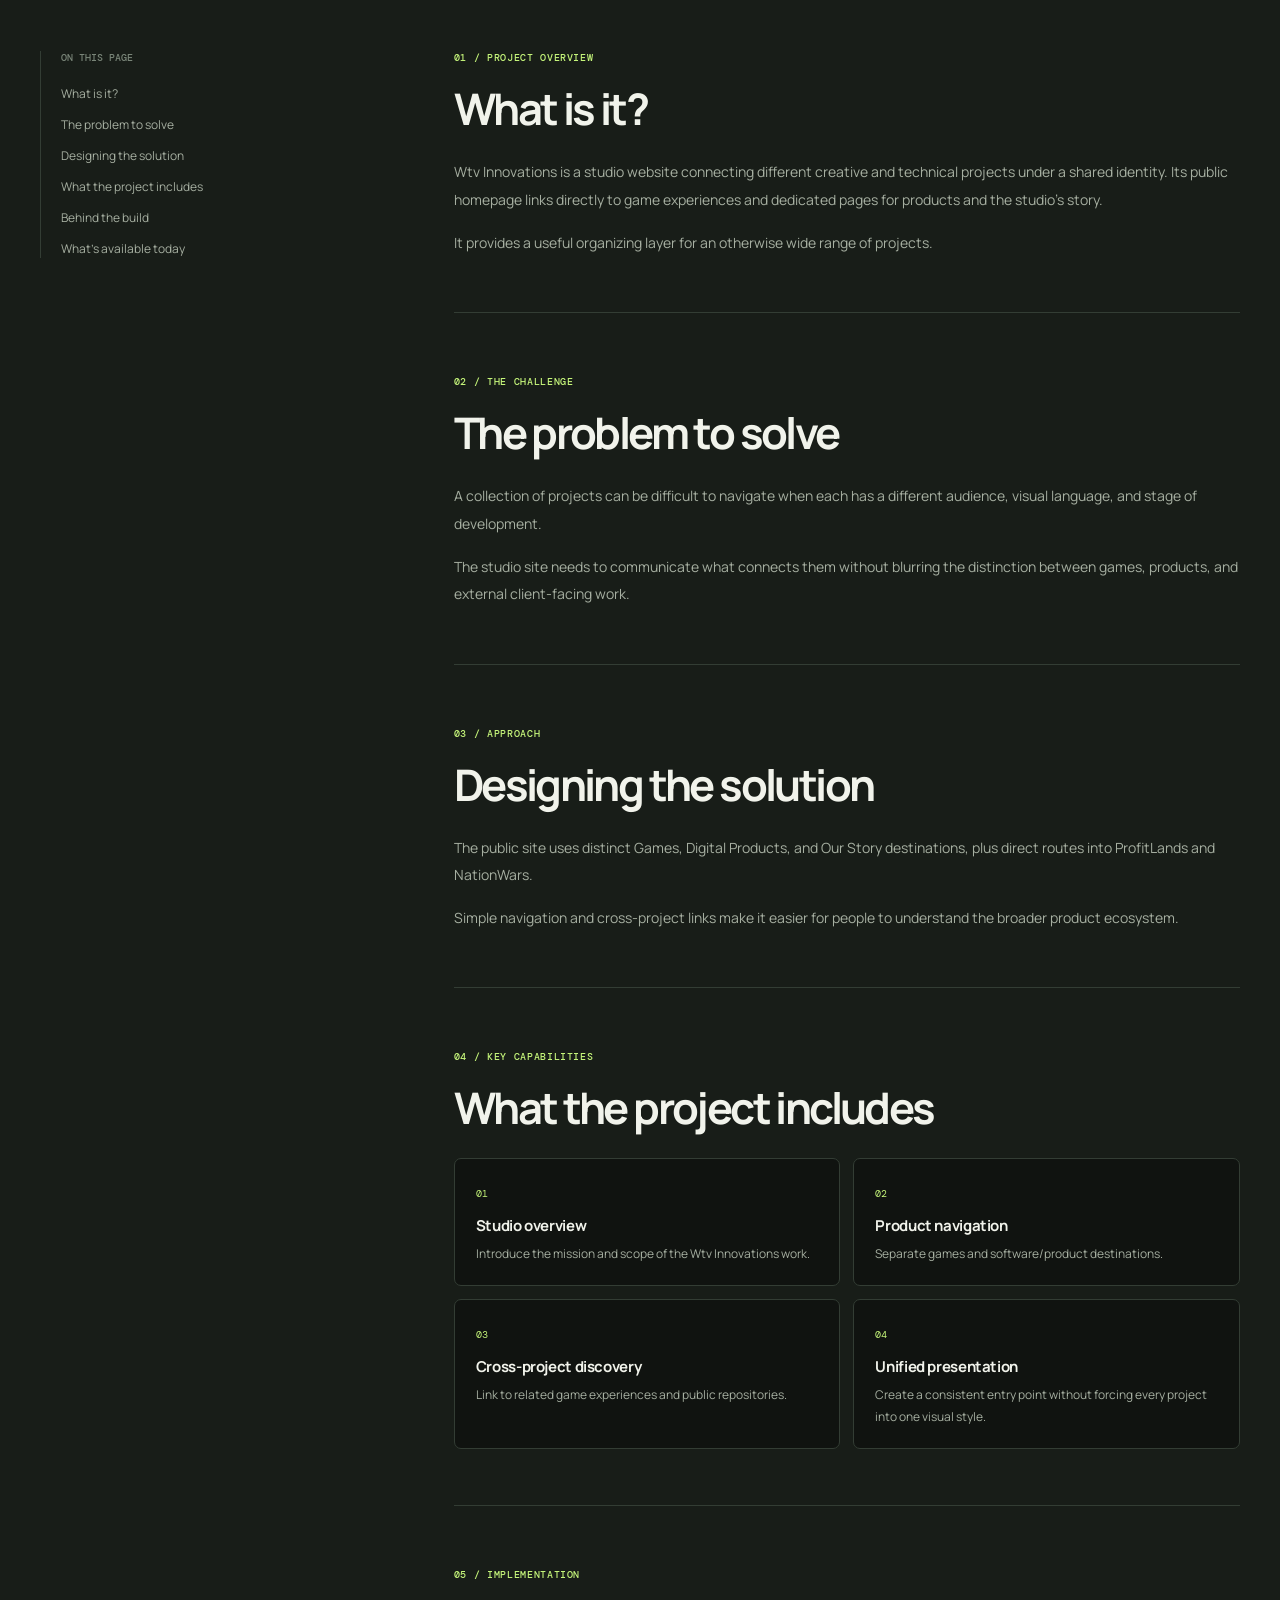
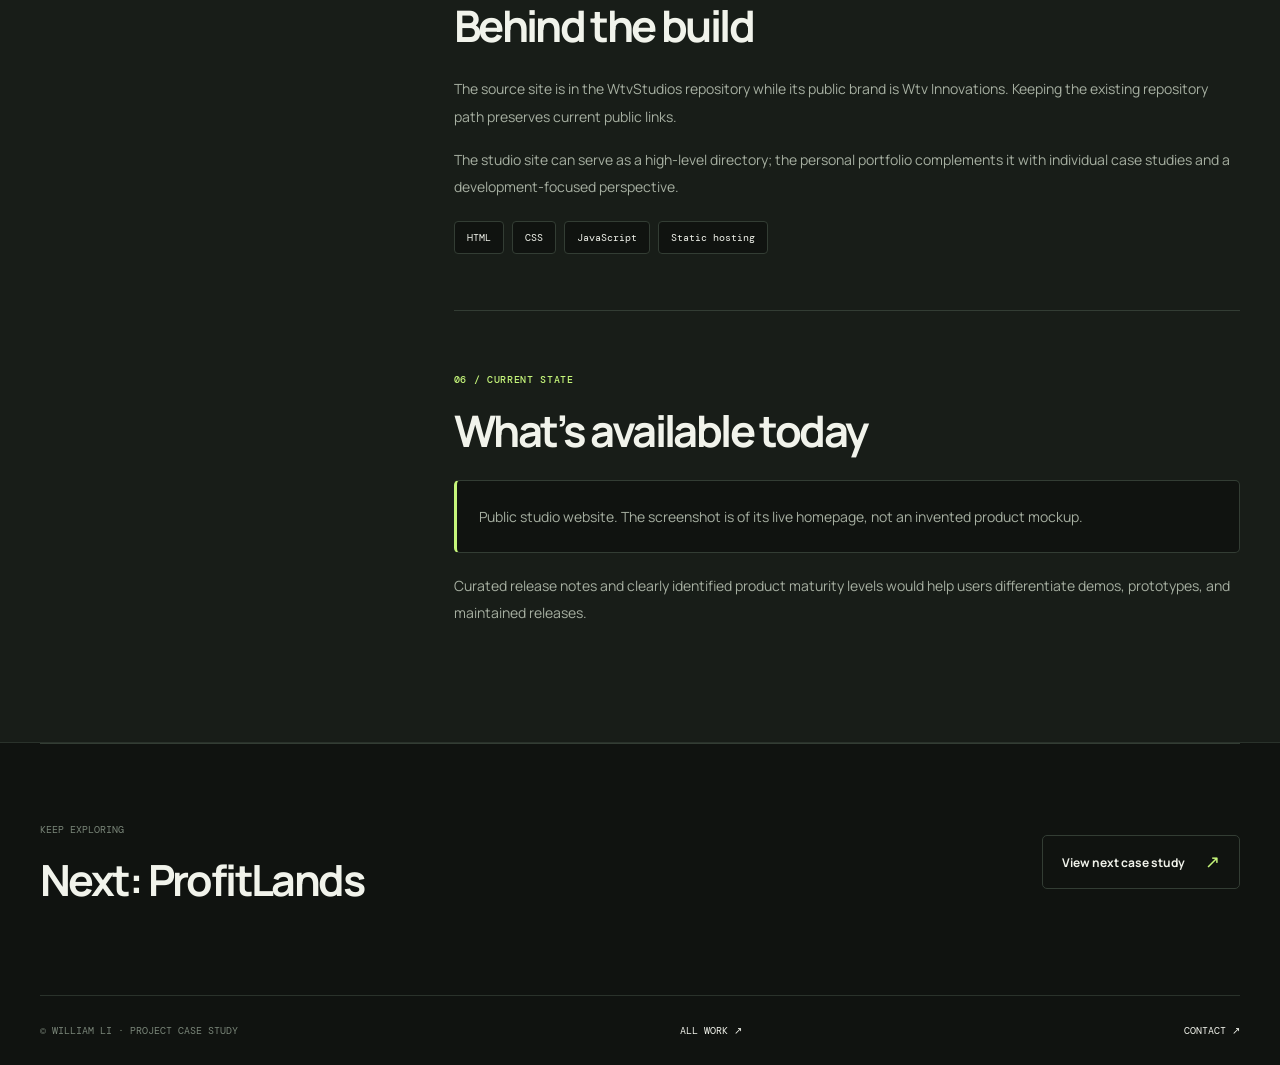
<file: case-studies/wtv-innovations.html>
<!doctype html>
<html lang="en">
<head>
  <meta charset="utf-8">
  <meta name="viewport" content="width=device-width,initial-scale=1">
  <meta name="color-scheme" content="dark light">
  <meta name="theme-color" content="#101310">
  <meta name="description" content="A single identity for games, websites, software, and experiments.">
  <meta property="og:type" content="article">
  <meta property="og:title" content="Wtv Innovations — Case study | William Li">
  <meta property="og:description" content="A single identity for games, websites, software, and experiments.">
  <meta property="og:image" content="https://willn0tbill.github.io/WilliamLi/assets/screenshots/wtvi.jpg">
  <meta property="og:url" content="https://willn0tbill.github.io/WilliamLi/case-studies/wtv-innovations.html">
  <title>Wtv Innovations — Case Study | William Li</title>
  <link rel="icon" type="image/svg+xml" href="../brand-mark-v4.svg">
  <link rel="stylesheet" href="../styles.css">
  <link rel="stylesheet" href="../polish.css">
  <link rel="stylesheet" href="./case.css">
  <script src="../script.js" defer></script>
</head>
<body>
  <a class="skip-link" href="#main">Skip to content</a>
  <header class="site-header">
    <nav class="nav wrap" aria-label="Main navigation">
      <a class="brand" href="../index.html" aria-label="William Li, home"><span class="brand-mark" aria-hidden="true"><img src="../brand-mark-v4.svg" alt="" width="43" height="43"></span><span class="brand-name">WILLIAM LI<span class="brand-divider">/</span>PORTFOLIO</span></a>
      <div class="nav-links" id="nav-links">
        <a href="../index.html#work">All projects</a><a href="../music.html">Music</a><a href="../index.html#about">About</a><a href="../contact.html">Contact</a><a href="../index.html#support">Support</a>
      </div>
      <div class="nav-actions">
        <button type="button" class="theme-toggle" id="theme-toggle" aria-label="Switch to light mode" title="Toggle appearance">
          <svg class="moon-icon" viewBox="0 0 24 24" aria-hidden="true"><path d="M20.2 15.7A8.9 8.9 0 0 1 8.3 3.8 9 9 0 1 0 20.2 15.7Z"/></svg>
          <svg class="sun-icon" viewBox="0 0 24 24" aria-hidden="true"><circle cx="12" cy="12" r="4"/><path d="M12 2v2m0 16v2M4.93 4.93l1.42 1.42m11.3 11.3 1.42 1.42M2 12h2m16 0h2m-17.07 7.07 1.42-1.42m11.3-11.3 1.42-1.42"/></svg>
        </button>
        <a class="nav-cta" href="../contact.html">Let's talk <span aria-hidden="true">↗</span></a>
        <button class="menu-toggle" type="button" id="menu-toggle" aria-label="Open menu" aria-controls="nav-links" aria-expanded="false"><span></span><span></span></button>
      </div>
    </nav>
  </header>
  <main id="main" class="case-main">
    <section class="case-hero wrap" aria-labelledby="case-heading">
      <div class="case-eyebrow"><span class="case-accent"></span><a href="../index.html#work">ALL PROJECTS</a><span aria-hidden="true">/</span><span>CASE STUDY</span><span aria-hidden="true">/</span><span>STUDIO PORTFOLIO</span></div>
      <h1 id="case-heading">Wtv Innovations<em>.</em></h1>
      <p class="case-lead">A single identity for games, websites, software, and experiments.</p>
      <div class="case-links"><a href="https://willn0tbill.github.io/WtvStudios/" target="_blank" rel="noopener noreferrer">Open website <span aria-hidden="true">↗</span></a><a href="https://github.com/Willn0tBill/WtvStudios" target="_blank" rel="noopener noreferrer">View GitHub <span aria-hidden="true">↗</span></a></div>
      <div class="case-facts">
        <div class="case-fact"><span>PROJECT TYPE</span><strong>Studio portfolio</strong></div>
        <div class="case-fact"><span>PLATFORM</span><strong>Web / product index</strong></div>
        <div class="case-fact"><span>PUBLIC STATUS</span><strong>Public studio website</strong></div>
      </div>
    </section>
    <section class="case-shot-section wrap" aria-label="Real website screenshot">
      <figure class="case-shot">
        <a href="../assets/screenshots/wtvi.jpg" target="_blank" rel="noopener noreferrer" aria-label="View full screenshot of Wtv Innovations"><img src="../assets/screenshots/wtvi.jpg" alt="Real browser capture of the public Wtv Innovations website" width="1120" height="718" decoding="async"></a>
        <figcaption><span>ACTUAL PUBLIC WEBSITE SCREENSHOT · CAPTURED NOVEMBER 2026</span><a href="../assets/screenshots/wtvi.jpg" target="_blank" rel="noopener noreferrer">FULL IMAGE ↗</a></figcaption>
      </figure>
    </section>
    <div class="case-detail">
      <div class="wrap case-detail-grid">
        <nav class="case-toc" aria-label="Case study sections">
          <span>ON THIS PAGE</span><a href="#overview">What is it?</a><a href="#challenge">The problem to solve</a><a href="#approach">Designing the solution</a><a href="#features">What the project includes</a><a href="#implementation">Behind the build</a><a href="#status">What’s available today</a>
        </nav>
        <article class="case-article"><section class="case-block" id="overview" aria-labelledby="overview-heading"><span class="case-label">01 / PROJECT OVERVIEW</span><h2 id="overview-heading">What is it?</h2><p>Wtv Innovations is a studio website connecting different creative and technical projects under a shared identity. Its public homepage links directly to game experiences and dedicated pages for products and the studio’s story.</p>
<p>It provides a useful organizing layer for an otherwise wide range of projects.</p></section>
<section class="case-block" id="challenge" aria-labelledby="challenge-heading"><span class="case-label">02 / THE CHALLENGE</span><h2 id="challenge-heading">The problem to solve</h2><p>A collection of projects can be difficult to navigate when each has a different audience, visual language, and stage of development.</p>
<p>The studio site needs to communicate what connects them without blurring the distinction between games, products, and external client-facing work.</p></section>
<section class="case-block" id="approach" aria-labelledby="approach-heading"><span class="case-label">03 / APPROACH</span><h2 id="approach-heading">Designing the solution</h2><p>The public site uses distinct Games, Digital Products, and Our Story destinations, plus direct routes into ProfitLands and NationWars.</p>
<p>Simple navigation and cross-project links make it easier for people to understand the broader product ecosystem.</p></section>
<section class="case-block" id="features" aria-labelledby="features-heading"><span class="case-label">04 / KEY CAPABILITIES</span><h2 id="features-heading">What the project includes</h2><div class="case-feature-grid"><div class="case-feature"><span class="feature-number">01</span><h3>Studio overview</h3><p>Introduce the mission and scope of the Wtv Innovations work.</p></div>
<div class="case-feature"><span class="feature-number">02</span><h3>Product navigation</h3><p>Separate games and software/product destinations.</p></div>
<div class="case-feature"><span class="feature-number">03</span><h3>Cross-project discovery</h3><p>Link to related game experiences and public repositories.</p></div>
<div class="case-feature"><span class="feature-number">04</span><h3>Unified presentation</h3><p>Create a consistent entry point without forcing every project into one visual style.</p></div></div></section>
<section class="case-block" id="implementation" aria-labelledby="implementation-heading"><span class="case-label">05 / IMPLEMENTATION</span><h2 id="implementation-heading">Behind the build</h2><p>The source site is in the WtvStudios repository while its public brand is Wtv Innovations. Keeping the existing repository path preserves current public links.</p>
<p>The studio site can serve as a high-level directory; the personal portfolio complements it with individual case studies and a development-focused perspective.</p><div class="case-tech"><span>HTML</span><span>CSS</span><span>JavaScript</span><span>Static hosting</span></div></section>
<section class="case-block" id="status" aria-labelledby="status-heading"><span class="case-label">06 / CURRENT STATE</span><h2 id="status-heading">What’s available today</h2><div class="case-status-note"><p>Public studio website. The screenshot is of its live homepage, not an invented product mockup.</p></div><p style="margin-top:19px">Curated release notes and clearly identified product maturity levels would help users differentiate demos, prototypes, and maintained releases.</p></section></article>
      </div>
    </div>
    <div class="wrap case-next">
      <div><span>KEEP EXPLORING</span><h2>Next: ProfitLands</h2></div>
      <a href="./profitlands.html">View next case study <span aria-hidden="true">↗</span></a>
    </div>
  </main>
  <footer class="site-footer"><div class="wrap case-footer"><span>© WILLIAM LI · PROJECT CASE STUDY</span><a href="../index.html#work">ALL WORK ↗</a><a href="../contact.html">CONTACT ↗</a></div></footer>
</body></html>
</file>
<file: styles.css>
@import url('https://fonts.googleapis.com/css2?family=DM+Mono:wght@400;500&family=DM+Sans:wght@400;500;600;700&family=Manrope:wght@400;500;600;700;800&display=swap');

:root {
  color-scheme: dark;
  --bg: #101310; --surface: #181c18; --surface-2: #202620;
  --text: #f1f3eb; --muted: #a6afa1; --quiet: #798578;
  --accent: #c5f57a; --accent-ink: #15210b;
  --border: #333d34; --border-soft: #2a322b;
  --section-alt: #181d18;
  --font: 'Manrope', 'DM Sans', system-ui, sans-serif;
  --mono: 'DM Mono', ui-monospace, SFMono-Regular, Consolas, monospace;
  --radius: 14px;
}
html[data-theme="light"] {
  color-scheme: light;
  --bg: #f4f5ee; --surface: #ffffff; --surface-2: #e8ebe2;
  --text: #172017; --muted: #576456; --quiet: #6f7b6d;
  --accent: #466c24; --accent-ink: #ffffff;
  --border: #c9d0c3; --border-soft: #d9dfd4;
  --section-alt: #e8ece4;
}
* { box-sizing: border-box; }
html { scroll-behavior: smooth; scroll-padding-top: 90px; }
body { margin: 0; background: var(--bg); color: var(--text); font-family: var(--font); -webkit-font-smoothing: antialiased; overflow-x: hidden; }
body, button, a { -webkit-tap-highlight-color: transparent; }
button { font: inherit; cursor: pointer; }
a { color: inherit; text-decoration: none; }
a, button { outline-offset: 5px; }
a:focus-visible, button:focus-visible { outline: 2px solid var(--accent); }
::selection { background: var(--accent); color: var(--accent-ink); }
.wrap { width: min(100% - 80px, 1280px); margin-inline: auto; }
.skip-link { position: fixed; top: -100px; left: 16px; z-index: 1000; padding: 12px 18px; background: var(--accent); color: var(--accent-ink); }
.skip-link:focus { top: 12px; }
.ambient-glow { position: absolute; top: 10px; left: -250px; width: 850px; height: 750px; pointer-events: none; background: radial-gradient(ellipse,rgba(117,161,92,.075),transparent 66%); z-index: 0; }
.site-header { position: sticky; top: 0; z-index: 100; background: color-mix(in srgb,var(--bg) 90%,transparent); backdrop-filter: blur(18px); -webkit-backdrop-filter: blur(18px); border-bottom: 1px solid var(--border-soft); }
.nav { min-height: 83px; display: flex; align-items: center; justify-content: space-between; gap: 30px; }
.brand { display: inline-flex; align-items: center; gap: 13px; white-space: nowrap; }
.brand-mark { width: 43px; height: 43px; flex: 0 0 43px; display: block; }
.brand-mark img { display: block; width: 100%; height: 100%; }
.brand-name { font: 500 11px/1 var(--mono); letter-spacing: .055em; }
.brand-divider { margin: 0 8px; color: var(--quiet); }
.nav-links { display: flex; gap: clamp(16px,3.1vw,45px); align-items: center; margin-left: auto; }
.nav-links a { color: var(--muted); font-size: 12px; font-weight: 600; transition: color .2s; }
.nav-links a:hover { color: var(--text); }
.nav-actions { display: flex; gap: 15px; align-items: center; }
.nav-cta { font: 500 11px var(--mono); border: 1px solid var(--border); border-radius: 7px; padding: 12px 16px; white-space: nowrap; transition: border-color .2s, background .2s; }
.nav-cta:hover { background: var(--surface-2); border-color: var(--accent); }
.nav-cta span { margin-left: 9px; color: var(--accent); }
.theme-toggle { display: grid; place-items: center; width: 38px; height: 38px; border: 0; color: var(--muted); background: none; border-radius: 50%; }
.theme-toggle:hover { color: var(--text); background: var(--surface-2); }
.theme-toggle svg { width: 18px; height: 18px; fill: none; stroke: currentColor; stroke-linecap: round; stroke-linejoin: round; stroke-width: 1.7; }
.theme-toggle .sun-icon { display: none; }
html[data-theme="light"] .theme-toggle .sun-icon { display: block; }
html[data-theme="light"] .theme-toggle .moon-icon { display: none; }
.menu-toggle { display: none; width: 40px; height: 40px; border: 1px solid var(--border); border-radius: 6px; background: transparent; align-items: center; justify-content: center; flex-direction: column; gap: 5px; }
.menu-toggle span { width: 17px; height: 1px; background: var(--text); transition: transform .2s; }
.menu-toggle[aria-expanded="true"] span:first-child { transform: translateY(3px) rotate(45deg); }
.menu-toggle[aria-expanded="true"] span:last-child { transform: translateY(-3px) rotate(-45deg); }

/* Hero */
.hero { min-height: min(790px, calc(100svh - 83px)); display: grid; grid-template-columns: minmax(0,1fr) minmax(0,1.03fr); align-items: stretch; padding-block: 44px 64px; gap: 45px; position: relative; }
.hero-copy { display: flex; flex-direction: column; align-items: flex-start; justify-content: center; padding-block: 45px 10px; position: relative; z-index: 2; }
.eyebrow, .section-kicker { font: 500 11px var(--mono); letter-spacing: .11em; display: flex; align-items: center; gap: 12px; color: var(--muted); }
.eyebrow-line { display: inline-block; height: 1px; width: 28px; background: var(--accent); }
.eyebrow-separator { color: var(--quiet); }
.hero h1 { margin: 34px 0 24px; max-width: 780px; font-size: clamp(66px,6.4vw,108px); line-height: 1.04; letter-spacing: -.08em; font-weight: 700; }
.text-outline { display: inline-block; color: transparent; -webkit-text-stroke: 1.4px var(--text); }
.hero-stop, .period { color: var(--accent); }
.hero-lede { color: var(--muted); line-height: 1.9; font-size: clamp(14px,1.15vw,16px); max-width: 460px; margin: 0; }
.hero-buttons { margin-top: 35px; display: flex; align-items: center; flex-wrap: wrap; gap: 25px; }
.button { display: inline-flex; align-items: center; justify-content: space-between; gap: 34px; font-size: 12px; font-weight: 700; transition: transform .2s,background .2s; }
.button:hover { transform: translateY(-3px); }
.button-primary { background: var(--accent); color: var(--accent-ink); padding: 19px 21px; border-radius: 5px; min-width: 187px; }
.button-arrow { font-size: 19px; line-height: .7; }
.button-text { padding: 12px 0; border-bottom: 1px solid var(--quiet); }
.button-text span { color: var(--accent); }
.hero-bottom { display: flex; align-items: center; gap: 16px; align-self: stretch; margin-top: clamp(60px,9vh,130px); }
.mini-monogram { width: 37px; height: 37px; display: grid; place-items: center; background: var(--surface-2); color: var(--accent); border-radius: 50%; font: 500 11px var(--mono); }
.hero-bottom p { font: 500 10px/1.65 var(--mono); color: var(--quiet); letter-spacing: .04em; margin: 0; }
.scroll-cue { margin-left: auto; color: var(--quiet); font: 500 10px var(--mono); white-space: nowrap; }
.scroll-arrow { color: var(--accent); margin-left: 8px; font-size: 16px; }

.hero-stage { position: relative; min-height: 545px; border: 1px solid #3c473a; border-radius: 15px; overflow: hidden; isolation: isolate; background: radial-gradient(circle at 50% 42%,#3a4934 0%,#232d23 36%,#192119 72%); }
.stage-noise { position: absolute; inset: 0; opacity: .3; background-image: linear-gradient(rgba(190,228,143,.04) 1px, transparent 1px),linear-gradient(90deg,rgba(190,228,143,.04) 1px,transparent 1px); background-size: 34px 34px; mask-image: linear-gradient(to bottom,transparent,black 25%,black 78%,transparent); }
.stage-orbit { position: absolute; left: 50%; top: 47%; border: 1px solid rgba(210,255,172,.16); border-radius: 50%; transform: translate(-50%,-50%) rotate(-26deg); pointer-events: none; }
.orbit-a { width: 520px; height: 520px; }
.orbit-b { width: 760px; height: 760px; }
.stage-stamp { position: absolute; top: 33px; right: 29px; z-index: 3; color: #aebea2; font: 500 10px/1.7 var(--mono); letter-spacing: .08em; }
.stage-stamp span { color: #c5f57a; margin-left: 20px; font-size: 16px; }
.workspace-window { position: absolute; top: 22%; left: 12%; width: 79%; border: 1px solid rgba(214,255,184,.28); border-radius: 10px; overflow: hidden; background: #111912; box-shadow: 0 30px 80px #0a100b99, 0 0 0 10px #c8eb9c08; transform: perspective(1000px) rotateY(-7deg) rotateX(3deg); animation: float-window 9s ease-in-out infinite; }
.window-bar { height: 33px; padding: 0 13px; background: #263027; border-bottom: 1px solid #3a4836; display: flex; justify-content: space-between; align-items: center; font: 9px var(--mono); color: #849681; }
.window-dots { display: flex; gap: 5px; }
.window-dots i { width: 6px; height: 6px; border: 1px solid #83977d; border-radius: 100%; }
.window-menu { letter-spacing: 3px; font-size: 9px; }
.window-body { display: flex; min-height: 325px; }
.workspace-aside { display: flex; flex-direction: column; align-items: center; gap: 20px; width: 48px; flex: 0 0 48px; background: #1d291e; border-right: 1px solid #314131; padding: 16px 0; }
.workspace-aside b { font-size: 16px; line-height: 1; }
.workspace-aside b span, .workspace-head strong span { color: #c5f57a; }
.workspace-aside i { width: 14px; height: 14px; border: 1px solid #577055; border-radius: 4px; }
.workspace-aside i.active { background: #c5f57a; border-color: #c5f57a; }
.workspace-aside > span { color: #91a28a; margin-top: auto; font-size: 15px; }
.workspace-main { flex: 1; min-width: 0; padding: 20px 24px 0; }
.workspace-head, .chart-top, .workspace-row { display: flex; justify-content: space-between; align-items: center; gap: 12px; }
.workspace-head small, .workspace-stats small { display: block; font: 8px var(--mono); color: #8ea187; letter-spacing: .06em; }
.workspace-head strong { display: block; margin-top: 6px; color: #f4f8eb; font-size: clamp(13px,1.4vw,19px); letter-spacing: -.05em; }
.live-badge { padding: 6px 7px; border: 1px solid #4b5a49; border-radius: 4px; color: #bbd4a7; font: 8px var(--mono); white-space: nowrap; }
.live-badge i { width: 5px; height: 5px; display: inline-block; margin-right: 4px; border-radius: 50%; background: #b8eb7c; }
.workspace-stats { display: grid; grid-template-columns: 1.4fr 1fr; gap: 8px; margin: 20px 0 12px; }
.workspace-stats > div { border: 1px solid #354434; background: #1b281c; border-radius: 5px; padding: 12px; }
.workspace-stats b { display: block; font-size: 21px; color: #f2f8e8; margin-top: 5px; line-height: 1.2; }
.workspace-stats .small-mark { color: #829479; font: 10px var(--mono); }
.chart-shell { border: 1px solid #354434; background: #1a251a; border-radius: 5px; padding: 11px 12px 0; height: 120px; overflow: hidden; }
.chart-top { font: 10px var(--mono); color: #d2dfce; }
.chart-chip { color: #b4e889; font-size: 8px; }
.chart-graphic { display: block; width: 100%; height: 80px; margin-top: 7px; }
.chart-grid { stroke: #385039; stroke-width: .6; fill: none; }
.chart-line { fill: none; stroke: #c5f57a; stroke-width: 2.5; }
.chart-fill { fill: #c5f57a; opacity: .1; }
.workspace-row { color: #9aac95; font: 8px var(--mono); padding: 15px 0; }
.workspace-row > span:first-child i { width: 7px; height: 7px; display: inline-block; border: 1px solid #c5f57a; border-radius: 50%; margin-right: 5px; }
.workspace-row > span:last-child { color: #c5f57a; }
.floating-code { position: absolute; bottom: 11%; left: 3%; z-index: 3; padding: 17px 24px; color: #bdceb5; background: #1a231ded; border: 1px solid #526549; border-radius: 7px; box-shadow: 0 14px 45px #06100988; font: 11px/1.8 var(--mono); transform: rotate(-5deg); }
.floating-code em { color: #c5f57a; font-style: normal; }
.code-indent { padding-left: 16px; }
.stage-coordinates { position: absolute; right: 25px; bottom: 23px; color: #92a28c; font: 9px var(--mono); letter-spacing: .04em; }
.stage-coordinates span { color: #c5f57a; margin-inline: 6px; }
@keyframes float-window { 0%,100% { transform: perspective(1000px) rotateY(-7deg) rotateX(3deg) translateY(0) } 50% { transform: perspective(1000px) rotateY(-5deg) rotateX(4deg) translateY(-10px) } }

.ticker { overflow: hidden; background: var(--accent); color: var(--accent-ink); border-block: 1px solid var(--accent); }
.ticker-inner { display: flex; align-items: center; width: max-content; gap: 31px; padding: 16px 0; animation: marquee 36s linear infinite; }
.ticker span { font: 500 11px var(--mono); letter-spacing: .04em; }
.ticker i { font-style: normal; font-size: 16px; }
@keyframes marquee { to { transform: translateX(-50%); } }

/* Sections */
.section { padding-block: 145px; }
.section-top { display: flex; align-items: flex-end; justify-content: space-between; gap: 40px; margin-bottom: 50px; }
.section-kicker { font-size: 10px; }
.section-kicker span { color: var(--accent); font-weight: 600; }
.section-top h2, .about-right h2 { font-weight: 700; letter-spacing: -.07em; line-height: 1.1; font-size: clamp(52px,5.5vw,79px); margin: 21px 0 0; }
.section-top h2 em, .about-right h2 em, .contact-heading-row h2 em { color: var(--accent); font-style: normal; }
.section-top > p { margin: 0 0 5px; color: var(--muted); line-height: 1.8; font-size: 14px; max-width: 330px; }
.filter-row { display: flex; gap: 7px; margin-bottom: 26px; flex-wrap: wrap; }
.filter-button { padding: 10px 16px; border: 1px solid var(--border); color: var(--muted); background: transparent; border-radius: 4px; font-size: 11px; font-weight: 600; transition: background .2s,color .2s,border-color .2s; }
.filter-button:hover { border-color: var(--accent); color: var(--text); }
.filter-button.is-active { background: var(--accent); color: var(--accent-ink); border-color: var(--accent); }
.filter-button span { margin-left: 7px; font: 10px var(--mono); }
.project-grid { display: grid; grid-template-columns: repeat(2,minmax(0,1fr)); column-gap: 27px; row-gap: 76px; }
.project-card { min-width: 0; }
.project-card[hidden] { display: none!important; }
.project-visual { position: relative; display: grid; place-items: center; width: 100%; aspect-ratio: 1.32; border: 1px solid var(--border); border-radius: 9px; overflow: hidden; isolation: isolate; transition: border-color .25s; }
.project-visual:hover { border-color: var(--accent); }
.project-visual::after { content: ''; position: absolute; inset: 0; background: linear-gradient(to bottom,rgba(0,0,0,.12),transparent 24%,transparent 75%,rgba(0,0,0,.08)); pointer-events: none; z-index: 5; }
.visual-label { position: absolute; left: 25px; top: 22px; z-index: 6; color: #fff; background: #161b18b5; border: 1px solid #ffffff30; border-radius: 3px; padding: 9px 10px; font: 9px var(--mono); letter-spacing: .09em; }
.visual-arrow { display: grid; place-items: center; width: 39px; height: 39px; border-radius: 50%; position: absolute; top: 18px; right: 21px; z-index: 7; background: #f0f5e9; color: #172318; font-size: 19px; transition: transform .2s; }
.project-visual:hover .visual-arrow { transform: rotate(45deg); }
.project-meta { display: flex; justify-content: space-between; align-items: center; gap: 10px; margin-top: 23px; }
.project-tags { display: flex; flex-wrap: wrap; gap: 7px; }
.project-tags span { font: 9px var(--mono); color: var(--muted); background: var(--surface); border: 1px solid var(--border-soft); border-radius: 3px; padding: 6px 7px; }
.project-index { color: var(--quiet); font: 10px var(--mono); }
.project-title-row { display: flex; align-items: center; justify-content: space-between; gap: 20px; margin-top: 11px; }
.project-title-row h3 { font-size: clamp(24px,2.5vw,32px); line-height: 1.2; letter-spacing: -.055em; margin: 0; }
.project-title-row > span { font-size: 22px; color: var(--accent); }
.project-card p { margin: 11px 0 17px; max-width: 540px; font-size: 13px; line-height: 1.8; color: var(--muted); }
.project-link { color: var(--text); font: 600 11px var(--font); padding-bottom: 5px; border-bottom: 1px solid var(--quiet); display: inline-block; transition: border-color .2s; }
.project-link:hover { border-color: var(--accent); }
.project-link span { color: var(--accent); margin-left: 8px; }
.project-links { display: flex; gap: 19px; }
.project-card-wide { grid-column: 1 / -1; display: grid; grid-template-columns: 1.25fr 1fr; gap: 35px; align-items: center; border-top: 1px solid var(--border-soft); padding-top: 32px; }
.project-card-wide .project-visual { aspect-ratio: 1.68; }
.project-card-wide .project-meta { margin-top: 0; }
.work-footer { border-top: 1px solid var(--border); margin-top: 80px; padding-top: 28px; display: flex; justify-content: space-between; align-items: center; gap: 20px; }
.work-footer > span { color: var(--quiet); font: 10px var(--mono); letter-spacing: .06em; }
.work-footer a { font-size: 12px; font-weight: 700; }
.work-footer a span { color: var(--accent); padding-left: 8px; }

/* Project artwork: entirely CSS, no dependency on external screenshots */
.visual-profit { background: radial-gradient(circle at 70% 80%,#305b49,#0b2425 65%); }
.profit-screen { width: 79%; height: 64%; display: flex; position: relative; top: 10px; transform: perspective(850px) rotateY(-9deg) rotateX(5deg); border: 1px solid #6eb1a146; border-radius: 9px; background: #0a1b1c; box-shadow: 22px 26px 40px #051c1f9f; overflow: hidden; transition: transform .5s; }
.project-visual:hover .profit-screen { transform: perspective(850px) rotateY(-3deg) rotateX(2deg) scale(1.025); }
.profit-sidebar { width: 44px; flex-shrink: 0; background: #112828; border-right: 1px solid #2d4f4a; display: flex; align-items: center; flex-direction: column; gap: 20px; padding: 14px 0; }
.profit-sidebar strong { color: #d5ff8d; font-size: 15px; }
.profit-sidebar strong span { color: #4fb9a0; }
.profit-sidebar i { width: 12px; height: 12px; border-radius: 3px; border: 1px solid #547b6d; }
.profit-content { padding: 18px 23px; min-width: 0; flex: 1; }
.profit-micro { display: flex; justify-content: space-between; gap: 8px; color: #95aead; font: 8px var(--mono); }
.profit-micro span { color: #80daa8; }
.profit-content h3 { margin: 18px 0 6px; font-size: clamp(12px,1.9vw,24px); font-weight: 600; letter-spacing: -.04em; color: #fff; }
.profit-number { font-size: clamp(16px,2.5vw,31px); font-weight: 700; color: #d4f1d9; letter-spacing: -.045em; }
.profit-number small { color: #a8f4ae; font: 9px var(--mono); }
.profit-chart { display: flex; gap: 8px; align-items: flex-end; width: 100%; height: 36%; border-bottom: 1px solid #5e9f8650; margin-top: 17px; }
.profit-chart span { flex: 1; background: linear-gradient(to top,#2e7c67,#a5f17c); border-radius: 3px 3px 0 0; }
.profit-bottom { display: flex; gap: 18px; color: #8eb1ab; font: 7px var(--mono); margin-top: 13px; }
.visual-swift { background: radial-gradient(circle at 70% 25%,#e8f5eb,#94bfc0 75%); }
.swift-device { width: 76%; background: #f6fbf8; border: 1px solid #e2ece5; box-shadow: 20px 30px 50px #3b66655c; border-radius: 10px; position: relative; top: 16px; transform: rotate(-4deg); overflow: hidden; padding: 0 0 12px; transition: transform .5s; }
.project-visual:hover .swift-device { transform: rotate(-1deg) scale(1.025); }
.swift-top { display: flex; justify-content: space-between; align-items: center; gap: 10px; padding: 15px 18px; border-bottom: 1px solid #e3ebe4; font: 8px var(--mono); color: #758278; }
.swift-brand { font: 800 12px var(--font); letter-spacing: -.04em; color: #163f30; }
.swift-brand > span { margin-right: 5px; color: #56a96e; }
.swift-brand small { margin-left: 5px; font: 8px var(--mono); color: #759d82; }
.swift-welcome { display: flex; flex-direction: column; padding: 24px 24px 15px; color: #697b71; font-size: 9px; }
.swift-welcome strong { font-size: clamp(12px,1.6vw,19px); letter-spacing: -.04em; color: #152c24; margin-top: 6px; }
.swift-metrics { display: grid; grid-template-columns: 1fr 1fr; gap: 9px; margin: 0 24px; }
.swift-metrics > div { border: 1px solid #dfebe1; border-radius: 6px; padding: 14px; }
.swift-metrics small { font: 7px var(--mono); color: #829488; }
.swift-metrics b { display: block; font-size: clamp(15px,1.9vw,23px); color: #183e30; margin: 6px 0 0; }
.swift-metrics i { display: block; font: 7px var(--mono); color: #3d9b64; font-style: normal; }
.swift-bars { height: 55px; display: flex; align-items: end; gap: 8px; margin: 18px 24px 5px; border-bottom: 1px solid #d5e3d8; }
.swift-bars span { flex: 1; background: #8ebfa5; border-radius: 3px 3px 0 0; }
.swift-bars span:last-child { background: #377f57; }
.visual-troop { background: #9d8b68; }
.troop-cover { width: 80%; height: 72%; padding: 22px 26px 18px; display: flex; flex-direction: column; position: relative; top: 14px; color: #fffbea; background: #283d2b; box-shadow: 20px 25px 40px #1a2e2299; transform: rotate(3deg); transition: transform .5s; overflow: hidden; }
.project-visual:hover .troop-cover { transform: rotate(.5deg) scale(1.025); }
.troop-cover::after { content: ''; position: absolute; width: 280px; height: 280px; border-radius: 50%; border: 50px solid #e8be7560; top: 22%; right: -27%; }
.troop-cover-nav { display: flex; align-items: center; justify-content: space-between; position: relative; z-index: 1; }
.troop-cover-nav > span:first-child { font-size: 22px; font-weight: 800; }
.troop-plus { color: #d9a85e; }
.troop-cover-nav > span:last-child { font: 7px var(--mono); color: #d2dace; }
.troop-cover-line { height: 1px; background: #ecdfbe50; margin-top: 15px; }
.troop-cover-heading { position: relative; z-index: 1; margin: auto 0; font-size: clamp(23px,4.1vw,55px); line-height: 1.03; font-weight: 700; letter-spacing: -.07em; }
.troop-cover-heading em { font-family: Georgia,serif; font-weight: 400; }
.troop-cover-foot { position: relative; z-index: 1; display: flex; justify-content: space-between; color: #e3ddce; font: 7px var(--mono); }
.visual-nation { background: radial-gradient(circle at 50% 35%,#323c60,#151a2b 80%); }
.nation-ui { width: 79%; height: 68%; background: #101b2b; border: 1px solid #61718a; border-radius: 7px; overflow: hidden; transform: rotate(-3deg); box-shadow: 21px 23px 45px #060c2288; position: relative; top: 12px; transition: transform .5s; }
.project-visual:hover .nation-ui { transform: rotate(0deg) scale(1.02); }
.nation-title { display: flex; align-items: baseline; gap: 1px; color: #f7f3e7; padding: 15px 22px; border-bottom: 1px solid #253b52; font-size: 18px; font-weight: 800; letter-spacing: -.05em; }
.nation-title span { color: #b7e1da; }
.nation-title small { color: #778d9c; font: 8px var(--mono); margin-left: auto; letter-spacing: .02em; }
.nation-map { height: 63%; margin: 8px 25px; position: relative; background-image: linear-gradient(#3f567a24 1px, transparent 1px),linear-gradient(90deg,#3f567a24 1px,transparent 1px); background-size: 25px 25px; }
.nation-node { width: 16px; height: 16px; border-radius: 50%; border: 3px solid #d9f2d5; background: #407767; box-shadow: 0 0 0 8px #b1e3bb15; position: absolute; z-index: 2; }
.n1 { left: 10%; top: 35%; } .n2 { left: 38%; top: 15%; } .n3 { left: 55%; top: 54%; } .n4 { left: 80%; top: 25%; } .n5 { left: 30%; top: 82%; } .n6 { left: 88%; top: 85%; }
.n2,.n4 { background: #c29a5d; border-color: #f0dcae; box-shadow: 0 0 0 8px #e9c38618; }
.nation-line { height: 1px; position: absolute; background: #8aebbd; transform-origin: left; opacity: .8; }
.l1 { width: 42%; top: 40%; left: 12%; transform: rotate(-17deg); }
.l2 { width: 31%; top: 25%; left: 40%; transform: rotate(45deg); }
.l3 { width: 42%; top: 62%; left: 53%; transform: rotate(-25deg); }
.nation-radar { position: absolute; border: 1px dashed #acdbb178; border-radius: 50%; width: 160px; height: 160px; top: 15%; left: 32%; }
.nation-footer { display: flex; justify-content: space-between; padding: 5px 20px 0; color: #819f9f; font: 8px var(--mono); }
.visual-editorial { background: #b9b2a6; }
.editorial-mock { background: #eeeae0; color: #2a2823; width: 80%; padding: 23px 27px; transform: rotate(-2deg); position: relative; top: 10px; box-shadow: 18px 25px 40px #342f2766; transition: transform .4s; }
.project-visual:hover .editorial-mock { transform: rotate(0deg) scale(1.015); }
.editorial-name { display: flex; align-items: baseline; flex-wrap: wrap; gap: 6px; font-size: clamp(20px,2.8vw,37px); font-weight: 800; line-height: 1; letter-spacing: -.08em; }
.editorial-name em { color: #9d592e; font-family: Georgia,serif; font-weight: 400; }
.editorial-rule { height: 2px; background: #322f2b; margin: 13px 0; }
.editorial-columns { display: grid; grid-template-columns: 1fr .9fr; gap: 20px; min-height: 155px; }
.editorial-columns > div:first-child { display: flex; flex-direction: column; }
.editorial-columns small { font: 8px var(--mono); }
.editorial-columns b { margin-top: 13px; font-size: clamp(19px,2.9vw,37px); letter-spacing: -.06em; line-height: 1.08; }
.editorial-columns span { margin-top: auto; font: 8px var(--mono); line-height: 1.5; max-width: 230px; }
.editorial-image { position: relative; background: #dba96e; overflow: hidden; }
.editorial-sun { width: 70px; height: 70px; border-radius: 50%; background: #ffe3a0; position: absolute; top: 15px; right: 25%; }
.editorial-hill { width: 140%; height: 75%; position: absolute; border-radius: 50% 50% 0 0; bottom: -32%; }
.editorial-hill.one { background: #73855f; left: -45%; transform: rotate(-15deg); }
.editorial-hill.two { background: #3c5548; left: 28%; transform: rotate(15deg); }

/* About */
.about-section { background: var(--section-alt); border-top: 1px solid var(--border-soft); border-bottom: 1px solid var(--border-soft); }
.about-layout { display: grid; grid-template-columns: .95fr 1.05fr; gap: clamp(60px,9vw,150px); align-items: center; }
.about-graphic { position: relative; display: grid; place-items: center; margin-top: 34px; aspect-ratio: 1.05; background: radial-gradient(circle at 50% 55%,#3b5138,#1e2c20 68%); overflow: hidden; }
.about-graphic:before,.about-graphic:after { content: ''; position: absolute; width: 120%; height: 120%; border: 1px solid #9dc78b44; border-radius: 50%; }
.about-graphic:after { width: 76%; height: 76%; border-color: #b9edab4d; }
.about-graphic-inner { font-size: clamp(100px,18vw,240px); letter-spacing: -.11em; line-height: 1; color: #f2f5e8; font-weight: 800; position: relative; z-index: 2; transform: translateX(-10px); }
.about-graphic-inner span { color: #c5f57a; }
.graphic-corner { position: absolute; color: #c5f57a; font: 18px var(--mono); }
.tl { top: 14px; left: 18px; }.tr { top: 14px; right: 18px; }.bl { bottom: 14px; left: 18px; }.br { bottom: 14px; right: 18px; }
.about-caption { display: flex; justify-content: space-between; font: 9px var(--mono); color: var(--quiet); letter-spacing: .04em; margin-top: 14px; }
.about-caption span { color: var(--accent); font-size: 16px; }
.about-right h2 { margin-top: 0; }
.about-right p { color: var(--muted); font-size: 14px; line-height: 1.95; margin: 20px 0; }
.about-right .about-intro { font-size: clamp(17px,1.65vw,22px); line-height: 1.65; color: var(--text); margin-top: 30px; }
.about-signoff { margin-top: 38px; padding-top: 27px; border-top: 1px solid var(--border); display: flex; justify-content: space-between; align-items: center; gap: 20px; }
.about-signoff > span:first-child { font: 9px var(--mono); color: var(--quiet); }
.signature { font: italic 22px Georgia,serif; color: var(--text); }

/* Expertise */
.expertise-grid { display: grid; grid-template-columns: repeat(3,minmax(0,1fr)); gap: 16px; }
.expertise-item { min-height: 330px; border: 1px solid var(--border); border-radius: 6px; background: var(--surface); padding: 29px; display: flex; flex-direction: column; transition: transform .25s,border-color .25s; }
.expertise-item:hover { transform: translateY(-5px); border-color: var(--accent); }
.expertise-no { color: var(--quiet); font: 10px var(--mono); }
.expertise-symbol { margin-top: 29px; font-size: 34px; line-height: 1; color: var(--accent); }
.expertise-item h3 { font-size: 19px; letter-spacing: -.04em; margin: 20px 0 10px; }
.expertise-item p { font-size: 13px; line-height: 1.9; margin: 0; color: var(--muted); }
.expertise-tags { display: flex; flex-wrap: wrap; gap: 7px; margin-top: auto; padding-top: 24px; }
.expertise-tags span { border: 1px solid var(--border); border-radius: 3px; padding: 6px 8px; color: var(--quiet); font: 9px var(--mono); }

/* Contact */
.contact-section { background: #c5f57a; color: #172317; }
.contact-inner { padding-block: 90px 50px; }
.contact-section .section-kicker { color: #566c3a; }
.contact-section .section-kicker span { color: #172317; }
.contact-heading-row { display: flex; justify-content: space-between; gap: 30px; align-items: center; }
.contact-heading-row h2 { margin: 38px 0 24px; font-size: clamp(60px,8.3vw,127px); line-height: 1; letter-spacing: -.09em; }
.contact-heading-row h2 em { color: #638d3b; }
.contact-star { font-size: clamp(90px,13vw,180px); color: #6d9a45; transform: rotate(-15deg); font-weight: 400; }
.contact-inner > p { color: #49623b; font-size: 15px; line-height: 1.8; max-width: 450px; }
.contact-button { display: inline-flex; justify-content: space-between; gap: 90px; background: #172317; color: #f3f6ed; font-weight: 700; font-size: 13px; margin-top: 30px; padding: 21px 24px; border-radius: 5px; transition: transform .2s; }
.contact-button:hover { transform: translateY(-4px); }
.contact-button > span:last-child { font-size: 22px; line-height: .8; color: #c5f57a; }
.contact-bottom { border-top: 1px solid #34522d55; display: flex; justify-content: space-between; gap: 25px; margin-top: 112px; padding-top: 27px; color: #4a6637; font: 10px var(--mono); letter-spacing: .03em; }
.site-footer { background: #101310; color: #a6afa1; }
.footer-inner { display: flex; align-items: center; justify-content: space-between; min-height: 96px; gap: 20px; }
.footer-brand { font-size: 27px; color: #fff; font-weight: 800; letter-spacing: -.08em; }
.footer-brand span { color: #c5f57a; }
.footer-inner > span { font: 10px var(--mono); letter-spacing: .04em; }
.footer-inner > a:last-child { font: 10px var(--mono); color: #d6e0ce; }
html[data-theme="light"] .hero-stage { border-color: #7a9274; }
html[data-theme="light"] .text-outline { -webkit-text-stroke-color: var(--text); }

/* Motion progressive enhancement */
.js-motion .reveal { opacity: 0; transform: translateY(25px); transition: opacity .65s cubic-bezier(.2,.7,.2,1), transform .65s cubic-bezier(.2,.7,.2,1); }
.js-motion .reveal.is-visible { opacity: 1; transform: none; }
@media (max-width: 1080px) {
  .wrap { width: min(100% - 56px,1280px); }
  .hero { gap: 25px; }
  .hero h1 { font-size: clamp(58px,6.7vw,90px); }
  .hero-stage { min-height: 510px; }
  .window-body { min-height: 287px; }
  .workspace-main { padding: 17px 14px 0; }
  .profit-screen,.nation-ui { width: 86%; }
}
@media (max-width: 800px) {
  .wrap { width: min(100% - 40px,700px); }
  .nav { min-height: 72px; }
  .nav-links { position: absolute; top: 72px; left: 0; right: 0; background: var(--bg); border-bottom: 1px solid var(--border); box-shadow: 0 15px 20px #0002; padding: 20px 24px 28px; display: none; flex-direction: column; gap: 0; align-items: stretch; }
  .nav-links.is-open { display: flex; }
  .nav-links a { padding: 15px 6px; font-size: 14px; border-bottom: 1px solid var(--border-soft); }
  .menu-toggle { display: flex; }
  .hero { min-height: 0; display: flex; flex-direction: column; padding: 85px 0 50px; gap: 60px; }
  .hero-copy { padding: 0; }
  .hero h1 { font-size: clamp(60px,10vw,90px); max-width: 720px; margin-top: 25px; }
  .hero-lede { max-width: 600px; }
  .hero-bottom { margin-top: 50px; }
  .hero-stage { width: 100%; min-height: 570px; }
  .workspace-window { top: 21%; }
  .section { padding-block: 94px; }
  .section-top h2, .about-right h2 { font-size: clamp(52px,8vw,74px); }
  .project-grid { gap: 52px 20px; }
  .visual-label { left: 12px; top: 13px; }
  .visual-arrow { right: 12px; top: 12px; width: 32px; height: 32px; font-size: 16px; }
  .project-visual { aspect-ratio: 1.07; }
  .profit-screen,.swift-device,.nation-ui,.troop-cover { width: 88%; }
  .profit-content { padding: 15px; }
  .profit-sidebar { width: 34px; flex-basis: 34px; }
  .profit-bottom { gap: 7px; }
  .swift-metrics,.swift-bars { margin-inline: 12px; }
  .swift-welcome { padding-inline: 12px; }
  .swift-top { padding-inline: 12px; }
  .troop-cover { padding: 19px; }
  .troop-cover-heading { font-size: clamp(25px,4vw,37px); }
  .nation-title { font-size: 12px; padding: 15px; }
  .nation-title small { font-size: 6px; }
  .about-layout { grid-template-columns: 1fr; gap: 65px; }
  .about-graphic { max-width: 570px; }
  .expertise-grid { grid-template-columns: 1fr; }
  .expertise-item { min-height: 260px; }
  .expertise-symbol { margin-top: 18px; }
}
@media (max-width: 560px) {
  .wrap { width: min(100% - 34px,470px); }
  .nav { gap: 8px; }
  .brand-name { display: none; }
  .nav-actions { gap: 6px; }
  .nav-cta { padding: 10px; font-size: 10px; }
  .nav-cta span { margin-left: 2px; }
  .hero { padding-top: 60px; gap: 44px; }
  .hero h1 { font-size: clamp(56px,13.5vw,80px); }
  .hero-lede { font-size: 14px; }
  .hero-buttons { gap: 17px; }
  .button-primary { min-width: auto; padding: 17px 15px; }
  .button { font-size: 11px; gap: 14px; }
  .hero-bottom { margin-top: 52px; }
  .scroll-cue { display: none; }
  .hero-stage { min-height: 395px; }
  .workspace-window { left: 9%; width: 86%; top: 23%; }
  .window-body { min-height: 227px; }
  .workspace-aside { width: 33px; flex-basis: 33px; gap: 13px; }
  .workspace-aside i { width: 9px; height: 9px; }
  .workspace-main { padding: 13px 10px 0; }
  .workspace-head strong { font-size: 13px; }
  .live-badge { font-size: 6px; padding: 4px; }
  .workspace-stats { margin: 10px 0 8px; }
  .workspace-stats > div { padding: 8px; }
  .workspace-stats b { font-size: 17px; }
  .chart-shell { height: 82px; padding: 8px; }
  .chart-graphic { height: 45px; }
  .floating-code { padding: 10px 14px; bottom: 9%; font-size: 8px; }
  .stage-stamp { top: 18px; right: 14px; font-size: 8px; }
  .stage-coordinates { font-size: 7px; right: 10px; bottom: 12px; }
  .ticker-inner { padding: 13px 0; gap: 22px; }
  .ticker span { font-size: 9px; }
  .section { padding-block: 75px; }
  .section-top { flex-direction: column; align-items: flex-start; gap: 15px; margin-bottom: 35px; }
  .section-top h2, .about-right h2 { font-size: clamp(45px,11vw,61px); }
  .section-top > p { font-size: 13px; }
  .filter-button { font-size: 10px; padding: 8px 12px; }
  .project-grid { grid-template-columns: 1fr; row-gap: 47px; }
  .project-visual { aspect-ratio: 1.28; }
  .profit-screen { width: 80%; }
  .profit-content { padding: 18px; }
  .profit-content h3 { font-size: 18px; }
  .profit-number { font-size: 23px; }
  .swift-device { width: 77%; }
  .swift-welcome strong { font-size: 18px; }
  .swift-metrics b { font-size: 18px; }
  .troop-cover-heading { font-size: 45px; }
  .nation-title { font-size: 16px; }
  .project-card-wide { grid-column: auto; display: block; padding-top: 0; border-top: 0; }
  .project-card-wide .project-visual { aspect-ratio: 1.25; }
  .editorial-mock { width: 90%; padding: 15px; }
  .editorial-name { font-size: 22px; }
  .editorial-columns { min-height: 125px; gap: 10px; }
  .editorial-columns b { font-size: 22px; }
  .editorial-columns span { font-size: 6px; }
  .project-card-wide .project-meta { margin-top: 23px; }
  .work-footer { margin-top: 56px; flex-direction: column; align-items: flex-start; }
  .about-layout { gap: 48px; }
  .about-intro { font-size: 17px!important; }
  .about-right p { font-size: 13px; }
  .about-signoff { align-items: flex-start; }
  .contact-inner { padding-block: 70px 35px; }
  .contact-heading-row h2 { font-size: clamp(51px,12.5vw,76px); }
  .contact-star { display: none; }
  .contact-inner > p { font-size: 14px; }
  .contact-button { gap: 35px; }
  .contact-bottom { margin-top: 75px; flex-direction: column; gap: 9px; }
  .footer-inner { gap: 15px; }
  .footer-inner > span { display: none; }
}
@media (prefers-reduced-motion: reduce) {
  html { scroll-behavior: auto; }
  *,*::before,*::after { animation-duration: .01ms!important; animation-iteration-count: 1!important; transition-duration: .01ms!important; }
  .js-motion .reveal { opacity: 1; transform: none; }
}


/* Expanded portfolio — compact, curated case-study archive */
.more-work { margin-top: 100px; padding-top: 46px; border-top: 1px solid var(--border); }
.more-work-head { display: flex; align-items: end; justify-content: space-between; gap: 30px; margin-bottom: 28px; }
.more-work-kicker { color: var(--accent); font: 500 10px var(--mono); letter-spacing: .09em; }
.more-work-kicker span { color: var(--quiet); }
.more-work-head h3 { margin: 18px 0 0; font-size: clamp(31px,4vw,53px); line-height: 1.12; font-weight: 700; letter-spacing: -.065em; }
.more-work-head h3 em { color: var(--accent); font-style: normal; }
.more-work-head p { margin: 0 0 4px; max-width: 320px; color: var(--muted); font-size: 12px; line-height: 1.85; }
.more-work-grid { display: grid; grid-template-columns: repeat(2,minmax(0,1fr)); gap: 15px; }
.more-card { display: flex; flex-direction: column; min-height: 297px; border: 1px solid var(--border); border-radius: 9px; padding: 27px; background: var(--surface); transition: border-color .2s, transform .2s; }
.more-card:hover { border-color: var(--accent); transform: translateY(-3px); }
.more-card[hidden] { display: none !important; }
.more-card-top { display: flex; justify-content: space-between; align-items: flex-start; gap: 15px; margin-bottom: 17px; }
.more-card-symbol { position: relative; display: grid; place-items: center; width: 80px; height: 58px; border-radius: 6px; overflow: hidden; isolation: isolate; color: #f4f6ed; font-weight: 800; font-size: 23px; letter-spacing: -.085em; }
.more-card-symbol > span { position: relative; z-index: 2; }
.more-card-symbol i { position: absolute; width: 75px; height: 75px; border: 1px solid #ffffff43; border-radius: 50%; top: -30px; right: -32px; }
.more-symbol-wtvi { background: #253934; }
.more-symbol-swift { background: #255440; }
.more-symbol-nrn { background: #333b48; }
.more-symbol-nre { background: #473d30; }
.more-symbol-fruit { background: #43553a; }
.symbol-highlight { color: #c5f57a; }
.more-symbol-nrn .symbol-highlight { color: #e7c374; }
.more-symbol-nre .symbol-highlight { color: #ebbf72; }
.more-card-number { color: var(--quiet); font: 10px var(--mono); }
.more-card-category { color: var(--quiet); font: 9px var(--mono); letter-spacing: .06em; }
.more-card h4 { margin: 9px 0 8px; font-size: clamp(20px,2.4vw,28px); letter-spacing: -.05em; line-height: 1.2; }
.more-card p { margin: 0; color: var(--muted); font-size: 12px; line-height: 1.8; max-width: 470px; }
.more-card-links { display: flex; flex-wrap: wrap; gap: 21px; margin-top: auto; padding-top: 24px; }
.more-card-links a { font-size: 11px; font-weight: 700; padding-bottom: 4px; border-bottom: 1px solid var(--quiet); transition: border-color .2s; }
.more-card-links a:hover { border-color: var(--accent); }
.more-card-links a span { color: var(--accent); margin-left: 4px; }
@media (max-width: 800px) {
  .more-work { margin-top: 75px; }
  .more-work-head { align-items: flex-start; flex-direction: column; gap: 14px; }
}
@media (max-width: 560px) {
  .more-work { margin-top: 64px; padding-top: 35px; }
  .more-work-grid { grid-template-columns: 1fr; }
  .more-card { min-height: 260px; padding: 22px; }
}
</file>
<file: polish.css>
/* William Li portfolio — editorial refinement. Kept separate from base styles for easy maintenance. */
:root { --content-line: color-mix(in srgb,var(--border) 72%,transparent); }
body { font-feature-settings: "kern"; }
.site-header { border-top: 1px solid var(--border-soft); }
.nav { min-height: 78px; }
.nav-links { gap: clamp(18px,2.25vw,35px); }
.nav-links a { font-size: 12px; letter-spacing: -.01em; }
.nav-links a:hover, .nav-links a:focus-visible { color: var(--accent); }
.brand-name { font-size: 10px; letter-spacing: .01em; }
.nav-cta { font-family: var(--font); font-weight: 700; letter-spacing: -.02em; border-radius: 5px; }

/* More intentional hierarchy: less empty chrome, stronger product focus */
.hero {
  min-height: 680px;
  grid-template-columns: minmax(0,1.04fr) minmax(0,.96fr);
  padding-block: 64px 76px;
  gap: clamp(28px,4.4vw,70px);
  align-items: center;
}
.hero-copy { padding: 16px 0; }
.hero h1 { max-width: 730px; font-size: clamp(61px,6.2vw,94px); letter-spacing: -.075em; line-height: 1.08; margin: 28px 0 24px; }
.hero-lede { max-width: 490px; line-height: 1.9; font-size: 15px; }
.hero-bottom { margin-top: 85px; }
.hero-buttons { margin-top: 33px; }
.button-primary { border-radius: 5px; box-shadow: inset 0 0 0 1px #00000015; }
.button-text { border-color: var(--border); }
.eyebrow { font-size: 10px; }
.hero-stage.studio-panel {
  display: flex;
  flex-direction: column;
  justify-content: stretch;
  min-height: 560px;
  padding: clamp(21px,2.4vw,34px);
  color: #f0f4e9;
  border: 1px solid #435244;
  border-radius: 9px;
  background:
    radial-gradient(circle at 105% -8%,rgba(190,241,137,.10),transparent 52%),
    linear-gradient(150deg,#202d23,#152019 73%);
  overflow: hidden;
  box-shadow: 0 20px 55px #050b061c;
}
.studio-panel:before { position:absolute; content:""; right:-120px; bottom:-175px; width:410px; height:410px; border:1px solid #9dc28d22; border-radius:50%; pointer-events:none; }
.studio-head { position: relative; z-index: 2; display:flex; justify-content:space-between; gap:15px; font:500 9px/1.5 var(--mono); letter-spacing:.025em; color:#aebda8; }
.studio-head > span:first-child { color:#d7e8cb; }
.studio-dot { display:inline-block; background:#c5f57a; width:6px; height:6px; border-radius:50%; margin-right:7px; vertical-align:1px; }
.studio-intro { position: relative; z-index: 2; padding: clamp(35px,6vw,69px) 0 33px; max-width:440px; }
.studio-overline { color:#c5f57a; font:500 10px var(--mono); letter-spacing:.06em; }
.studio-intro h2 { font-size:clamp(34px,3.35vw,51px); font-weight:700; letter-spacing:-.065em; line-height:1.13; margin:17px 0 14px; }
.studio-intro h2 em { font-style:normal; color:#c5f57a; }
.studio-intro p { color:#abb9a7; font-size:12px; line-height:1.95; max-width:330px; margin:0; }
.studio-items { position:relative; z-index:2; border-top:1px solid #445746; }
.studio-item { display:grid; grid-template-columns:35px 1fr 30px; align-items:center; gap:13px; padding:17px 4px; border-bottom:1px solid #445746; transition:background .2s,padding .2s; }
.studio-item:hover, .studio-item:focus-visible { background:#ffffff09; padding-left:11px; }
.studio-item-num { color:#9aae94; font:10px var(--mono); }
.studio-item-name { font-size:15px; line-height:1.4; font-weight:700; letter-spacing:-.035em; }
.studio-item-name small { display:block; color:#9eb19a; font-size:10px; font-weight:400; letter-spacing:0; margin-top:1px; }
.studio-item-arrow { color:#c5f57a; font-size:20px; text-align:right; }
.studio-foot { position:relative; z-index:2; display:flex; justify-content:space-between; gap:10px; margin-top:auto; padding-top:25px; font:9px var(--mono); color:#a7b99d; }
.studio-foot a { color:#d6f7b6; }
.studio-foot a:hover { text-decoration:underline; text-underline-offset:4px; }

/* Replaces decorative auto-scrolling marquee with an accessible static index */
.focus-strip { background:var(--surface); border-block:1px solid var(--border-soft); }
.focus-strip-inner { min-height:66px; display:flex; justify-content:space-between; align-items:center; flex-wrap:wrap; gap:14px 20px; }
.focus-strip-inner span { font:500 10px var(--mono); letter-spacing:.06em; color:var(--muted); }
.focus-strip-inner i { width:4px; height:4px; border-radius:50%; background:var(--accent); }
.section { padding-block:108px; }
.section-top { margin-bottom:39px; }
.section-top h2 { font-size:clamp(49px,5.1vw,72px); }
.section-top > p { max-width:375px; font-size:13px; }
.filter-row { margin-bottom:25px; gap:8px; }
.filter-button { border-radius:6px; padding:10px 15px; }
.project-grid { row-gap:63px; }
.project-visual { aspect-ratio:1.43; border-radius:8px; }
.project-title-row h3 { font-size:clamp(23px,2.45vw,31px); }
.project-card p { font-size:13px; line-height:1.9; }
.project-links { display:flex; align-items:center; flex-wrap:wrap; gap:12px; padding-top:1px; }
.project-link { display:inline-flex; align-items:center; justify-content:center; min-height:36px; font-size:11px; padding:9px 13px; background:var(--surface); border:1px solid var(--border); border-radius:5px; }
.project-link:hover,.project-link:focus-visible { background:var(--surface-2); border-color:var(--accent); }
.project-link span { margin-left:9px; font-size:14px; }
.more-work { margin-top:90px; }
.more-work-head h3 { font-size:clamp(31px,3.7vw,48px); }
.more-card { min-height:285px; border-radius:8px; }
.more-card-links a { display:inline-flex; align-items:center; justify-content:center; background:var(--surface-2); border:1px solid var(--border); padding:9px 12px; min-height:36px; border-radius:5px; font-size:11px; }
.more-card-links a:hover { border-color:var(--accent); }
.more-card-links { gap:10px; }
.about-right h2 { font-size:clamp(47px,5.2vw,70px); }
.about-right p { font-size:14px; }
.expertise-item { border-radius:8px; min-height:310px; }
.work-footer { margin-top:67px; }

/* Support: no invented destination; unlocks when valid URL is configured */
.support-section {
  padding-block:110px;
  background:var(--section-alt);
  border-block:1px solid var(--border-soft);
}
.support-layout { display:grid; grid-template-columns:.94fr 1.06fr; gap:clamp(35px,7vw,105px); align-items:center; }
.support-copy h2 { font-size:clamp(54px,6.3vw,86px); letter-spacing:-.08em; line-height:1.08; margin:25px 0; font-weight:700; }
.support-copy h2 em { color:var(--accent); font-style:normal; }
.support-copy > p { max-width:440px; color:var(--muted); line-height:1.9; font-size:15px; margin:0; }
.support-explainer { display:flex; align-items:center; gap:11px; margin-top:32px; font:10px/1.6 var(--mono); color:var(--quiet); }
.support-explainer > span:first-child { color:var(--accent); font-size:22px; }
.support-card-panel { border:1px solid var(--border); border-radius:10px; background:var(--bg); padding:clamp(21px,3vw,35px); box-shadow:0 20px 48px #0000000a; }
.support-panel-top { display:flex; align-items:center; justify-content:space-between; border-bottom:1px solid var(--border); padding-bottom:22px; gap:18px; color:var(--quiet); font:500 10px var(--mono); letter-spacing:.07em; }
.support-panel-spark { color:var(--accent); font-size:21px; }
.support-action { display:grid; grid-template-columns:44px 1fr 19px; align-items:center; gap:15px; padding:22px 0; border-bottom:1px solid var(--border-soft); transition:padding-left .2s; }
.support-action:hover { padding-left:6px; }
.support-action-icon { display:grid; place-items:center; width:44px; height:44px; flex:0 0 44px; border:1px solid var(--border); border-radius:7px; background:var(--surface); color:var(--accent); font-size:21px; font-family:var(--font); }
.support-action strong,.support-donation-heading strong { display:block; font-size:14px; font-weight:700; letter-spacing:-.035em; }
.support-action small,.support-donation-heading small { display:block; font-size:11px; line-height:1.6; color:var(--muted); margin-top:4px; }
.support-action-arrow { color:var(--accent); font-size:18px; }
.support-donation { border:1px dashed var(--border); border-radius:8px; margin-top:24px; padding:18px; background:var(--surface); }
.support-donation-heading { display:flex; align-items:center; gap:15px; }
.donation-status { font-size:11px; line-height:1.7; color:var(--muted); margin:16px 0 0; }
.donation-link { display:inline-flex; justify-content:space-between; gap:25px; padding:14px 18px; margin-top:20px; border-radius:5px; background:var(--accent); color:var(--accent-ink); font-size:12px; font-weight:700; }
.donation-link:hover { filter:brightness(.94); }
.donation-link[hidden] { display:none!important; }
.support-footnote { margin:18px 0 0; font-size:10px; line-height:1.7; color:var(--quiet); }
.contact-inner { padding-block:100px 45px; }
.contact-heading-row h2 { font-size:clamp(58px,7.7vw,115px); }
.contact-star { font-size:clamp(75px,10vw,120px); }
.contact-bottom { margin-top:80px; }

/* Responsive spacing and readable controls */
@media(max-width:1000px) {
 .hero { grid-template-columns:1fr 1fr; gap:30px; min-height:630px; }
 .hero h1 { font-size:clamp(54px,6.9vw,72px); }
 .studio-panel.hero-stage { min-height:545px; }
 .studio-intro { padding-block:42px 30px; }
 .studio-intro h2 { font-size:35px; }
 .focus-strip-inner { justify-content:flex-start; }
 .support-layout { gap:35px; }
}
@media(max-width:800px) {
 .nav { min-height:72px; }
 .hero { min-height:0; grid-template-columns:1fr; padding:76px 0 65px; gap:44px; }
 .hero h1 { max-width:700px; font-size:clamp(63px,9.5vw,86px); }
 .hero-bottom { margin-top:56px; }
 .hero-stage.studio-panel { min-height:480px; padding:28px; }
 .studio-intro { padding:35px 0 25px; }
 .studio-intro h2 { font-size:clamp(36px,6vw,46px); }
 .focus-strip-inner { min-height:66px; }
 .section { padding-block:88px; }
 .support-section { padding-block:85px; }
 .support-layout { grid-template-columns:1fr; gap:35px; }
 .support-copy h2 { font-size:clamp(55px,8.5vw,78px); }
 .support-card-panel { max-width:650px; }
 .project-visual { aspect-ratio:1.15; }
 .contact-inner { padding-block:85px 40px; }
}
@media(max-width:560px) {
 .hero { padding:58px 0 53px; gap:38px; }
 .hero h1 { font-size:clamp(52px,12.5vw,69px); }
 .hero-lede { font-size:14px; }
 .hero-stage.studio-panel { padding:20px; min-height:490px; }
 .studio-head { font-size:8px; }
 .studio-intro { padding:42px 0 23px; }
 .studio-intro h2 { font-size:38px; }
 .studio-intro p { font-size:11px; }
 .studio-item { padding:14px 0; }
 .studio-item-name { font-size:13px; }
 .focus-strip-inner { padding-block:17px; min-height:0; gap:10px 16px; }
 .focus-strip-inner span { font-size:9px; }
 .focus-strip-inner i { width:3px; height:3px; }
 .section { padding-block:69px; }
 .section-top h2 { font-size:clamp(44px,11vw,61px); }
 .project-visual { aspect-ratio:1.3; }
 .project-links { gap:8px; }
 .project-link { padding:8px 12px; }
 .support-section { padding-block:69px; }
 .support-copy h2 { font-size:clamp(53px,12vw,72px); }
 .support-copy > p { font-size:13px; }
 .support-card-panel { padding:19px; }
 .support-action { grid-template-columns:42px 1fr 17px; gap:12px; }
 .support-action strong { font-size:12px; }
 .support-action small { font-size:10px; }
 .support-action-icon { width:41px; height:41px; }
 .support-donation { padding:15px; }
 .contact-heading-row h2 { font-size:clamp(49px,11.4vw,72px); }
}
@media(prefers-reduced-motion:reduce) { .studio-item,.support-action,.project-link,.more-card-links a { transition:none!important; } }


/* Genuine project screenshot presentation */
.project-visual { position: relative; isolation: isolate; background: var(--surface); }
.project-visual .real-project-shot {
  position: absolute;
  inset: 0;
  width: 100%;
  height: 100%;
  max-width: none;
  object-fit: cover;
  object-position: center top;
  display: block;
  z-index: 1;
  transition: transform .65s cubic-bezier(.16,.8,.25,1), filter .4s;
}
.project-visual:hover .real-project-shot { transform: scale(1.035); }
.project-visual::after { z-index: 2; background: linear-gradient(to bottom,rgba(0,0,0,.47),transparent 28%,transparent 62%,rgba(0,0,0,.56)); }
.project-visual .visual-label { z-index: 3; color: #fff; background: #111816b8; border-color: #ffffff44; }
.project-visual .visual-arrow { z-index: 4; }
.screenshot-provenance {
  position: absolute;
  bottom: 18px;
  left: 23px;
  z-index: 4;
  color: #fff;
  background: #0b120bc9;
  border: 1px solid #ffffff42;
  border-radius: 3px;
  font: 500 9px var(--mono);
  letter-spacing: .06em;
  padding: 8px 10px;
}
.project-case-link { background: color-mix(in srgb,var(--accent) 12%,var(--surface)); border-color: color-mix(in srgb,var(--accent) 48%,var(--border)); }
.project-case-link:hover { border-color: var(--accent); }
.more-card { min-height: 380px; }
.archive-thumb { display: block; width: 100%; aspect-ratio: 16/9; position: relative; overflow: hidden; margin: 0 0 19px; border: 1px solid var(--border-soft); border-radius: 6px; background: var(--surface-2); }
.archive-thumb img { display: block; width: 100%; height: 100%; object-fit: cover; object-position: top center; transition: transform .5s ease; }
.archive-thumb:hover img { transform: scale(1.045); }
.archive-thumb span { position: absolute; bottom: 10px; left: 10px; background: #0d160de0; color: #f7f9f1; border: 1px solid #ffffff38; padding: 7px 9px; border-radius: 3px; font: 9px var(--mono); }
.more-card-links { margin-top: auto; }
.more-work[hidden] { display: none!important; }
.work-controls { display: flex; align-items: flex-start; justify-content: space-between; gap: 18px; margin-bottom: 13px; }
.work-controls .filter-row { margin-bottom: 0; }
.project-search-label { position: relative; display: flex; align-items: center; width: min(290px,100%); flex: 0 0 min(290px,100%); }
.project-search-label svg { position: absolute; left: 13px; top: 50%; transform: translateY(-50%); width: 15px; height: 15px; stroke: var(--muted); stroke-width: 1.7; fill: none; pointer-events: none; }
.project-search-label input { width: 100%; min-height: 37px; border-radius: 6px; padding: 10px 12px 10px 39px; border: 1px solid var(--border); color: var(--text); background: var(--surface); font: 11px var(--font); }
.project-search-label input::placeholder { color: var(--quiet); }
.project-search-label input:focus { outline: 2px solid var(--accent); outline-offset: 2px; }
.project-results { margin: 0 0 24px; font: 10px var(--mono); color: var(--quiet); }
.no-results { padding: 29px; border: 1px dashed var(--border); border-radius: 7px; color: var(--muted); line-height: 1.7; font-size: 13px; }
.no-results[hidden] { display: none!important; }
@media(max-width:1050px) {
  .work-controls { flex-direction: column; align-items: stretch; }
  .project-search-label { width: 100%; flex: none; }
}
@media(max-width:560px) {
 .screenshot-provenance { left: 11px; bottom: 10px; font-size: 8px; padding: 6px 8px; }
 .more-card { min-height: 0; }
 .archive-thumb { aspect-ratio: 16/9; }
 .project-visual:hover .real-project-shot { transform: none; }
}


/* Mobile overflow repair: absolute decorative glow expanded the layout viewport. */
@media (max-width:800px) {
  .ambient-glow { display: none !important; }
}
/* Solid accent lettering remains legible at every resolution. */
.hero .text-outline { color: var(--accent); -webkit-text-stroke: 0; }
</file>
<file: contact.css>
/* Contact and inquiry workspace */
.contact-page-main { min-height: calc(100svh - 190px); }
.contact-hero { padding-block: 86px 58px; }
.contact-kicker { display:flex; gap:11px; align-items:center; color:var(--muted); font:500 10px var(--mono); letter-spacing:.06em; }
.contact-kicker > i { display:block; width:8px; height:8px; background:var(--accent); border-radius:50%; }
.contact-hero h1 { font-size:clamp(55px,8.8vw,118px); letter-spacing:-.085em; line-height:1.04; margin:28px 0 23px; font-weight:700; max-width:1050px; }
.contact-hero h1 em { color:var(--accent); font-style:normal; }
.contact-hero p { font-size:clamp(15px,1.6vw,20px); color:var(--muted); line-height:1.8; max-width:730px; margin:0; }
.inquiry-section { background:var(--section-alt); border-block:1px solid var(--border-soft); padding-block:74px 94px; }
.inquiry-grid { display:grid; grid-template-columns:minmax(0,1.1fr) minmax(280px,.9fr); gap:clamp(24px,6vw,85px); align-items:start; }
.inquiry-card { background:var(--bg); border:1px solid var(--border); padding:clamp(24px,3vw,42px); border-radius:10px; }
.inquiry-top { display:flex; align-items:center; justify-content:space-between; gap:12px; margin-bottom:35px; }
.inquiry-top > span:first-child { color:var(--accent); font:500 10px var(--mono); letter-spacing:.07em; }
.inquiry-top > span:last-child { color:var(--quiet); font:10px var(--mono); }
.inquiry-card h2 { font-size:clamp(29px,3.2vw,44px); letter-spacing:-.06em; margin:0 0 12px; }
.inquiry-card > p { font-size:13px; color:var(--muted); line-height:1.85; margin:0 0 30px; }
.form-row { display:grid; grid-template-columns:1fr 1fr; gap:17px; }
.form-field { margin-bottom:20px; min-width:0; }
.form-field label { display:block; font-size:12px; color:var(--text); font-weight:700; margin-bottom:9px; }
.form-field small { display:block; font:10px/1.7 var(--mono); color:var(--quiet); margin-top:8px; }
.form-field input,.form-field select,.form-field textarea { display:block; width:100%; border:1px solid var(--border); background:var(--surface); color:var(--text); font:13px/1.5 var(--font); padding:13px 14px; border-radius:5px; appearance:none; outline:none; transition:border-color .2s,box-shadow .2s; }
.form-field textarea { resize:vertical; min-height:155px; max-height:500px; }
.form-field input:focus,.form-field select:focus,.form-field textarea:focus { border-color:var(--accent); box-shadow:0 0 0 3px color-mix(in srgb,var(--accent) 15%,transparent); }
.form-field input::placeholder,.form-field textarea::placeholder { color:var(--quiet); }
.form-field select { background-image:linear-gradient(45deg,transparent 50%,var(--muted) 50%),linear-gradient(135deg,var(--muted) 50%,transparent 50%); background-position:calc(100% - 19px) calc(50% - 2px),calc(100% - 14px) calc(50% - 2px); background-size:5px 5px; background-repeat:no-repeat; padding-right:38px; }
.form-field select option { background:var(--surface); color:var(--text); }
.public-warning { margin-top:16px; padding:17px; border:1px solid var(--border); border-radius:6px; background:var(--surface); }
.public-warning strong { font-size:12px; display:block; }
.public-warning p { margin:7px 0 0; font-size:11px; line-height:1.75; color:var(--muted); }
.confirm-line { display:flex; gap:11px; align-items:flex-start; font-size:12px; line-height:1.7; color:var(--text); margin-top:20px; cursor:pointer; }
.confirm-line input { width:17px; height:17px; flex:0 0 17px; margin:3px 0 0; accent-color:var(--accent); }
.inquiry-actions { display:flex; flex-wrap:wrap; gap:12px; align-items:center; margin-top:27px; }
.inquiry-submit { display:inline-flex; gap:29px; justify-content:space-between; background:var(--accent); border:1px solid var(--accent); color:var(--accent-ink); border-radius:5px; padding:16px 19px; font-size:12px; font-weight:800; }
.inquiry-submit:hover { filter:brightness(.94); }
.inquiry-copy { display:inline-flex; padding:16px 19px; border:1px solid var(--border); border-radius:5px; color:var(--text); background:var(--surface); font-size:12px; font-weight:700; }
.inquiry-copy:hover { border-color:var(--accent); }
.inquiry-feedback { font-size:11px; min-height:1.5em; color:var(--muted); margin-top:17px; line-height:1.7; }
.inquiry-feedback a { text-decoration:underline; text-underline-offset:3px; }
.contact-side { display:grid; gap:19px; }
.contact-info-card { padding:26px; border:1px solid var(--border); border-radius:9px; background:var(--bg); }
.contact-info-card > span { color:var(--accent); font:10px var(--mono); letter-spacing:.06em; }
.contact-info-card h3 { margin:17px 0 12px; font-size:23px; letter-spacing:-.055em; line-height:1.25; }
.contact-info-card p { margin:0; font-size:12px; color:var(--muted); line-height:1.85; }
.contact-info-card a { display:inline-flex; justify-content:space-between; align-items:center; gap:30px; width:100%; padding:14px 15px; margin-top:22px; border:1px solid var(--border); border-radius:5px; font-size:12px; font-weight:700; }
.contact-info-card a:hover { border-color:var(--accent); }
.contact-info-card a span { color:var(--accent); font-size:17px; }
.contact-info-card.is-accent { background:#1e2e22; color:#f0f6e9; border-color:#445d47; }
.contact-info-card.is-accent p { color:#abbfaf; }
.contact-info-card.is-accent a { border-color:#516954; }
.contact-info-card.is-accent a:hover { border-color:#c5f57a; }
.contact-scope { padding-top:22px; border-top:1px solid var(--border); }
.contact-scope > span { color:var(--quiet); font:10px var(--mono); }
.contact-scope ul { padding-left:18px; margin:13px 0 0; color:var(--muted); font-size:12px; line-height:2.2; }
.contact-bottom-bar { display:flex; justify-content:space-between; gap:20px; padding-block:30px; font:10px var(--mono); color:var(--quiet); }
.contact-bottom-bar a { color:var(--text); }
@media(max-width:850px) {
 .inquiry-grid { grid-template-columns:1fr; }
 .contact-side { grid-template-columns:repeat(2,1fr); }
 .contact-scope { grid-column:1/-1; }
 .contact-hero { padding-block:65px 43px; }
}
@media(max-width:600px) {
 .contact-hero { padding-block:55px 37px; }
 .contact-hero h1 { font-size:clamp(51px,12.7vw,71px); }
 .contact-hero p { font-size:14px; }
 .inquiry-section { padding-block:48px 64px; }
 .form-row { grid-template-columns:1fr; gap:0; }
 .inquiry-card { padding:23px 19px; }
 .contact-side { grid-template-columns:1fr; }
 .contact-scope { grid-column:auto; }
 .inquiry-submit,.inquiry-copy { width:100%; justify-content:center; }
 .contact-bottom-bar { flex-direction:column; gap:10px; }
}
@media(prefers-reduced-motion:reduce) {
 .form-field input,.form-field select,.form-field textarea { transition:none; }
}
</file>
<file: case-studies/case.css>
/* Case studies — independent, SEO-friendly HTML pages */
.case-main { overflow: clip; }
.case-hero { padding-top: 94px; padding-bottom: 46px; }
.case-eyebrow { display: flex; align-items: center; flex-wrap: wrap; gap: 13px; font: 500 10px var(--mono); letter-spacing: .075em; color: var(--muted); }
.case-eyebrow .case-accent { display: inline-block; background: var(--accent); width: 7px; height: 7px; border-radius: 50%; }
.case-eyebrow a { color: var(--text); text-decoration: underline; text-decoration-color: var(--border); text-underline-offset: 5px; }
.case-hero h1 { font-size: clamp(52px,8.7vw,118px); line-height: 1.02; letter-spacing: -.09em; font-weight: 700; max-width: 1100px; margin: 34px 0 26px; }
.case-hero h1 em { font-style: normal; color: var(--accent); }
.case-lead { font-size: clamp(17px,1.85vw,23px); line-height: 1.7; max-width: 860px; color: var(--muted); margin: 0; letter-spacing: -.018em; }
.case-links { margin-top: 34px; display: flex; flex-wrap: wrap; align-items: center; gap: 12px; }
.case-links a { font: 700 12px var(--font); border: 1px solid var(--border); border-radius: 5px; padding: 15px 19px; display: inline-flex; gap: 30px; justify-content: space-between; align-items: center; transition: border-color .2s, transform .2s; }
.case-links a:hover { border-color: var(--accent); transform: translateY(-2px); }
.case-links a:first-child { background: var(--accent); border-color: var(--accent); color: var(--accent-ink); }
.case-links span { font-size: 18px; }
.case-facts { margin-top: 65px; padding-top: 23px; border-top: 1px solid var(--border); display: grid; grid-template-columns: repeat(3,minmax(0,1fr)); gap: 20px; }
.case-fact span { display: block; font: 10px var(--mono); color: var(--quiet); margin-bottom: 10px; letter-spacing: .045em; }
.case-fact strong { display: block; font-size: 14px; font-weight: 700; line-height: 1.5; color: var(--text); }
.case-shot-section { padding-bottom: 76px; }
.case-shot { margin: 0; background: var(--surface); border: 1px solid var(--border); border-radius: 12px; padding: 12px; }
.case-shot a { display: block; overflow: hidden; border-radius: 7px; background: #111b16; }
.case-shot img { width: 100%; aspect-ratio: 1120/718; height: auto; display: block; object-fit: cover; }
.case-shot figcaption { display: flex; align-items: center; justify-content: space-between; flex-wrap: wrap; gap: 10px; color: var(--quiet); padding: 15px 6px 5px; font: 10px/1.6 var(--mono); }
.case-shot figcaption a { color: var(--text); text-decoration: underline; text-underline-offset: 4px; background: none; }
.case-detail { background: var(--section-alt); border-block: 1px solid var(--border-soft); padding-block: 90px 115px; }
.case-detail-grid { display: grid; grid-template-columns: minmax(160px,.30fr) minmax(0,.70fr); gap: clamp(38px,6vw,110px); }
.case-toc { position: sticky; top: 105px; align-self: start; border-left: 1px solid var(--border); padding-left: 20px; display: grid; gap: 13px; }
.case-toc > span { font: 500 10px var(--mono); color: var(--quiet); padding-bottom: 8px; }
.case-toc a { color: var(--muted); font-size: 12px; line-height: 1.5; transition: color .2s; }
.case-toc a:hover { color: var(--accent); }
.case-article { max-width: 810px; }
.case-block { scroll-margin-top: 108px; border-bottom: 1px solid var(--border); padding-bottom: 56px; margin-bottom: 62px; }
.case-block:last-child { border-bottom: none; margin-bottom: 0; padding-bottom: 0; }
.case-label { font: 500 10px var(--mono); color: var(--accent); letter-spacing: .065em; display: block; margin-bottom: 18px; }
.case-block h2 { font-size: clamp(31px,3.4vw,45px); line-height: 1.22; letter-spacing: -.06em; margin: 0 0 23px; }
.case-block p { color: var(--muted); line-height: 1.95; font-size: 14px; margin: 0 0 16px; }
.case-block p:last-child { margin-bottom: 0; }
.case-feature-grid { display: grid; grid-template-columns: repeat(2,minmax(0,1fr)); gap: 13px; margin-top: 8px; }
.case-feature { background: var(--bg); border: 1px solid var(--border); border-radius: 7px; padding: 21px; }
.case-feature .feature-number { color: var(--accent); font: 10px var(--mono); }
.case-feature h3 { font-size: 15px; letter-spacing: -.025em; line-height: 1.4; margin: 13px 0 7px; }
.case-feature p { font-size: 12px; line-height: 1.8; margin: 0; }
.case-tech { display: flex; flex-wrap: wrap; gap: 8px; margin-top: 20px; }
.case-tech span { padding: 9px 12px; font: 10px var(--mono); color: var(--text); background: var(--bg); border-radius: 4px; border: 1px solid var(--border); }
.case-status-note { padding: 22px; background: var(--bg); border: 1px solid var(--border); border-left: 3px solid var(--accent); border-radius: 5px; }
.case-status-note p { margin: 0; }
.case-next { border-top: 1px solid var(--border); padding-block: 72px 86px; display: flex; align-items: center; justify-content: space-between; gap: 22px; }
.case-next span { color: var(--quiet); font: 10px var(--mono); }
.case-next h2 { margin: 12px 0 0; font-size: clamp(25px,3.7vw,43px); letter-spacing: -.06em; }
.case-next a { display: inline-flex; align-items: center; gap: 20px; border: 1px solid var(--border); padding: 14px 19px; border-radius: 5px; font-size: 12px; font-weight: 700; white-space: nowrap; }
.case-next a:hover { border-color: var(--accent); }
.case-next a span { color: var(--accent); font-size: 18px; }
.case-footer { border-top: 1px solid var(--border-soft); padding-block: 28px; display: flex; flex-wrap: wrap; justify-content: space-between; align-items: center; gap: 16px; font: 10px var(--mono); color: var(--quiet); }
.case-footer a { color: var(--text); }
@media(max-width:800px) {
 .case-hero { padding-top: 66px; }
 .case-hero h1 { font-size: clamp(55px,9.4vw,83px); }
 .case-facts { margin-top: 48px; }
 .case-detail-grid { grid-template-columns: 1fr; gap: 35px; }
 .case-toc { position: static; display: flex; overflow-x: auto; flex-wrap: nowrap; border-left: 0; border-bottom: 1px solid var(--border); padding: 0 0 14px; }
 .case-toc a { white-space: nowrap; }
 .case-toc > span { white-space: nowrap; padding: 0; }
 .case-detail { padding-block: 72px; }
 .case-block { padding-bottom: 45px; margin-bottom: 50px; }
}
@media(max-width:560px) {
 .case-hero { padding-top: 52px; padding-bottom: 30px; }
 .case-hero h1 { font-size: clamp(48px,13vw,65px); margin: 24px 0 18px; }
 .case-lead { font-size: 15px; }
 .case-links { margin-top: 28px; gap: 8px; }
 .case-links a { font-size: 11px; gap: 14px; padding: 13px 14px; }
 .case-facts { grid-template-columns: 1fr 1fr; gap: 25px 15px; margin-top: 41px; }
 .case-shot { padding: 6px; border-radius: 8px; }
 .case-shot-section { padding-bottom: 52px; }
 .case-shot figcaption { padding: 12px 4px 5px; font-size: 9px; }
 .case-detail { padding-block: 58px; }
 .case-feature-grid { grid-template-columns: 1fr; }
 .case-block h2 { font-size: 32px; }
 .case-next { flex-direction: column; align-items: start; padding-block: 53px; }
 .case-next a { width: 100%; justify-content: space-between; }
}


/* Evidence cards are grounded in the linked public repository history. */
.case-evidence-grid { display: grid; grid-template-columns: repeat(2,minmax(0,1fr)); gap: 13px; margin-top: 10px; }
.case-evidence-item { background: var(--bg); border: 1px solid var(--border); border-radius: 7px; padding: 21px; min-width:0; }
.case-evidence-item strong { display: block; color: var(--accent); font-size: clamp(20px,2.7vw,29px); line-height: 1.3; letter-spacing: -.045em; }
.case-evidence-item p { font-size: 12px; line-height: 1.8; color: var(--muted); margin: 8px 0 0; }
.case-evidence-caveat { padding-top: 19px; }
.case-evidence-source { display: inline-flex; align-items: center; justify-content: space-between; gap: 26px; border: 1px solid var(--border); border-radius: 5px; padding: 14px 17px; font-size: 12px; font-weight: 700; line-height: 1.5; background: var(--bg); margin-top: 13px; }
.case-evidence-source:hover,.case-evidence-source:focus-visible { border-color: var(--accent); }
.case-evidence-source span { color: var(--accent); font-size: 17px; }
@media(max-width:560px) { .case-evidence-grid { grid-template-columns: 1fr; } .case-evidence-item { padding: 18px; } }
</file>
